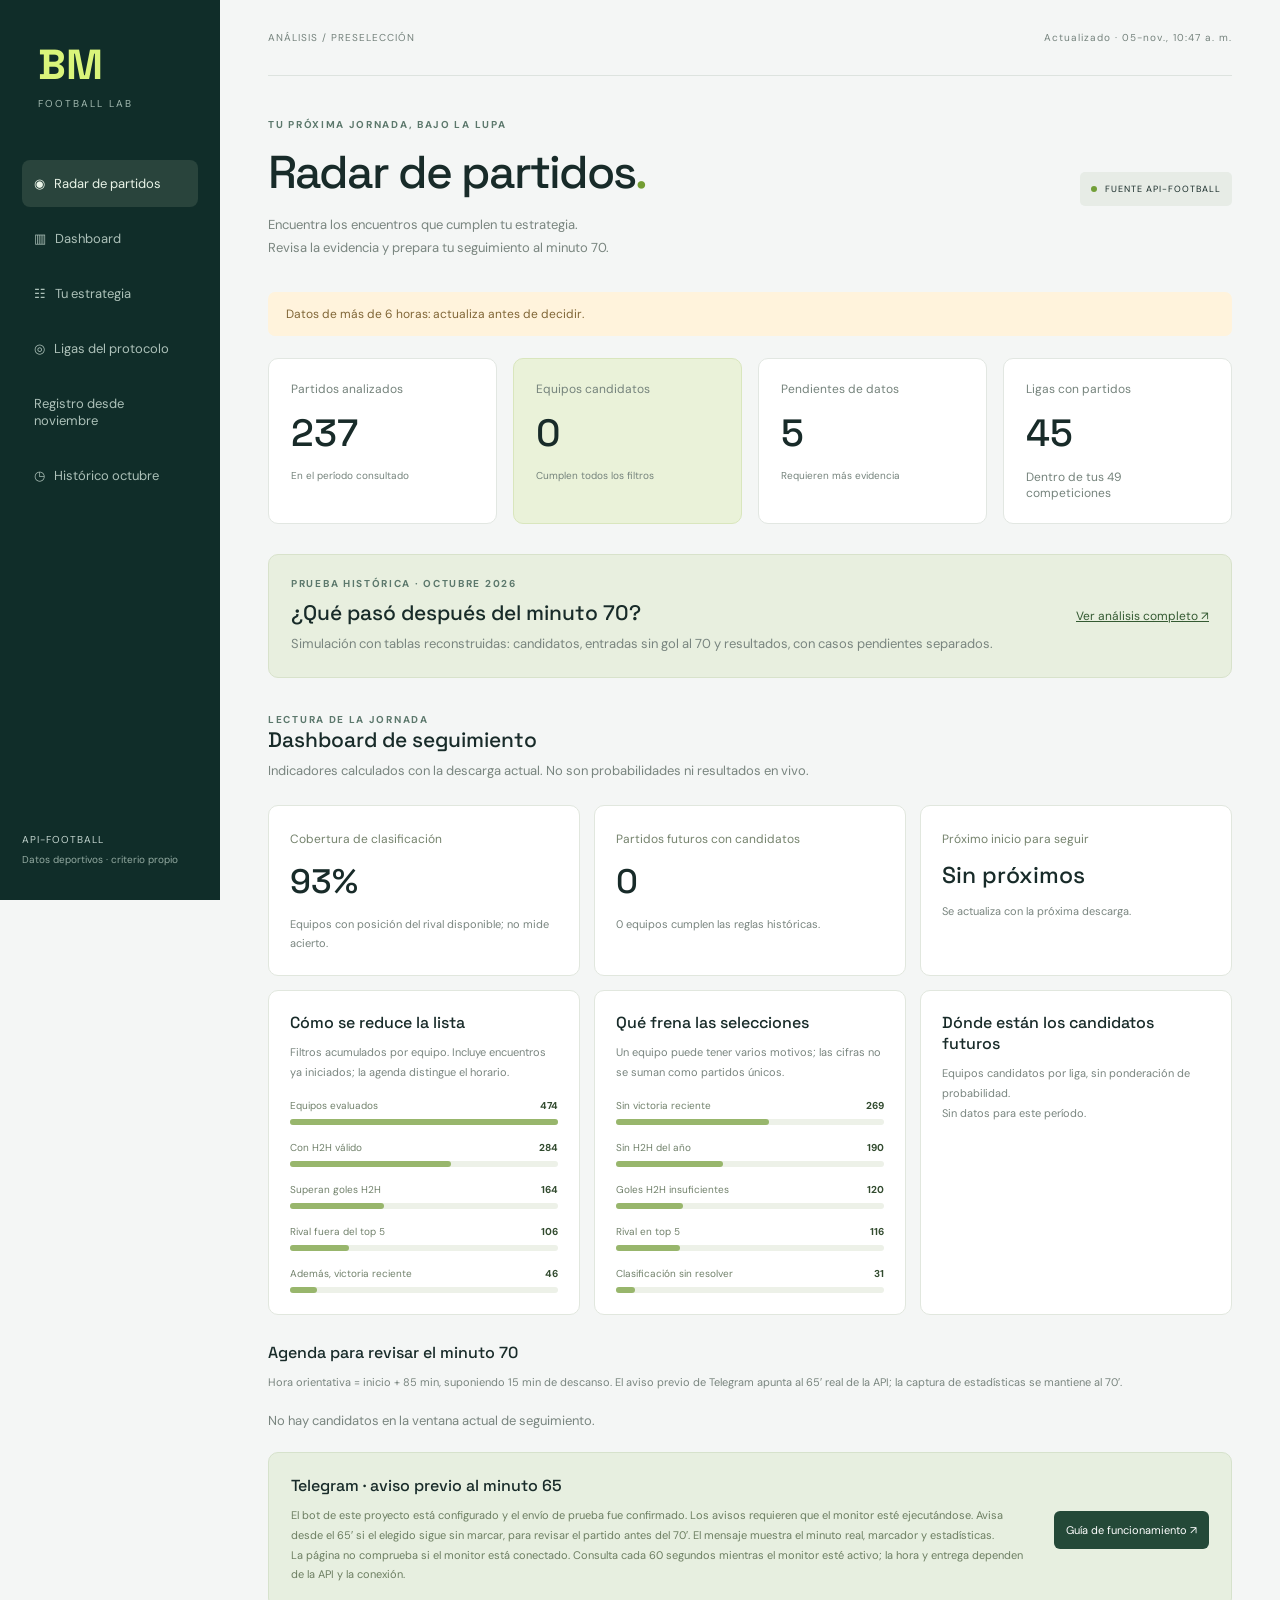
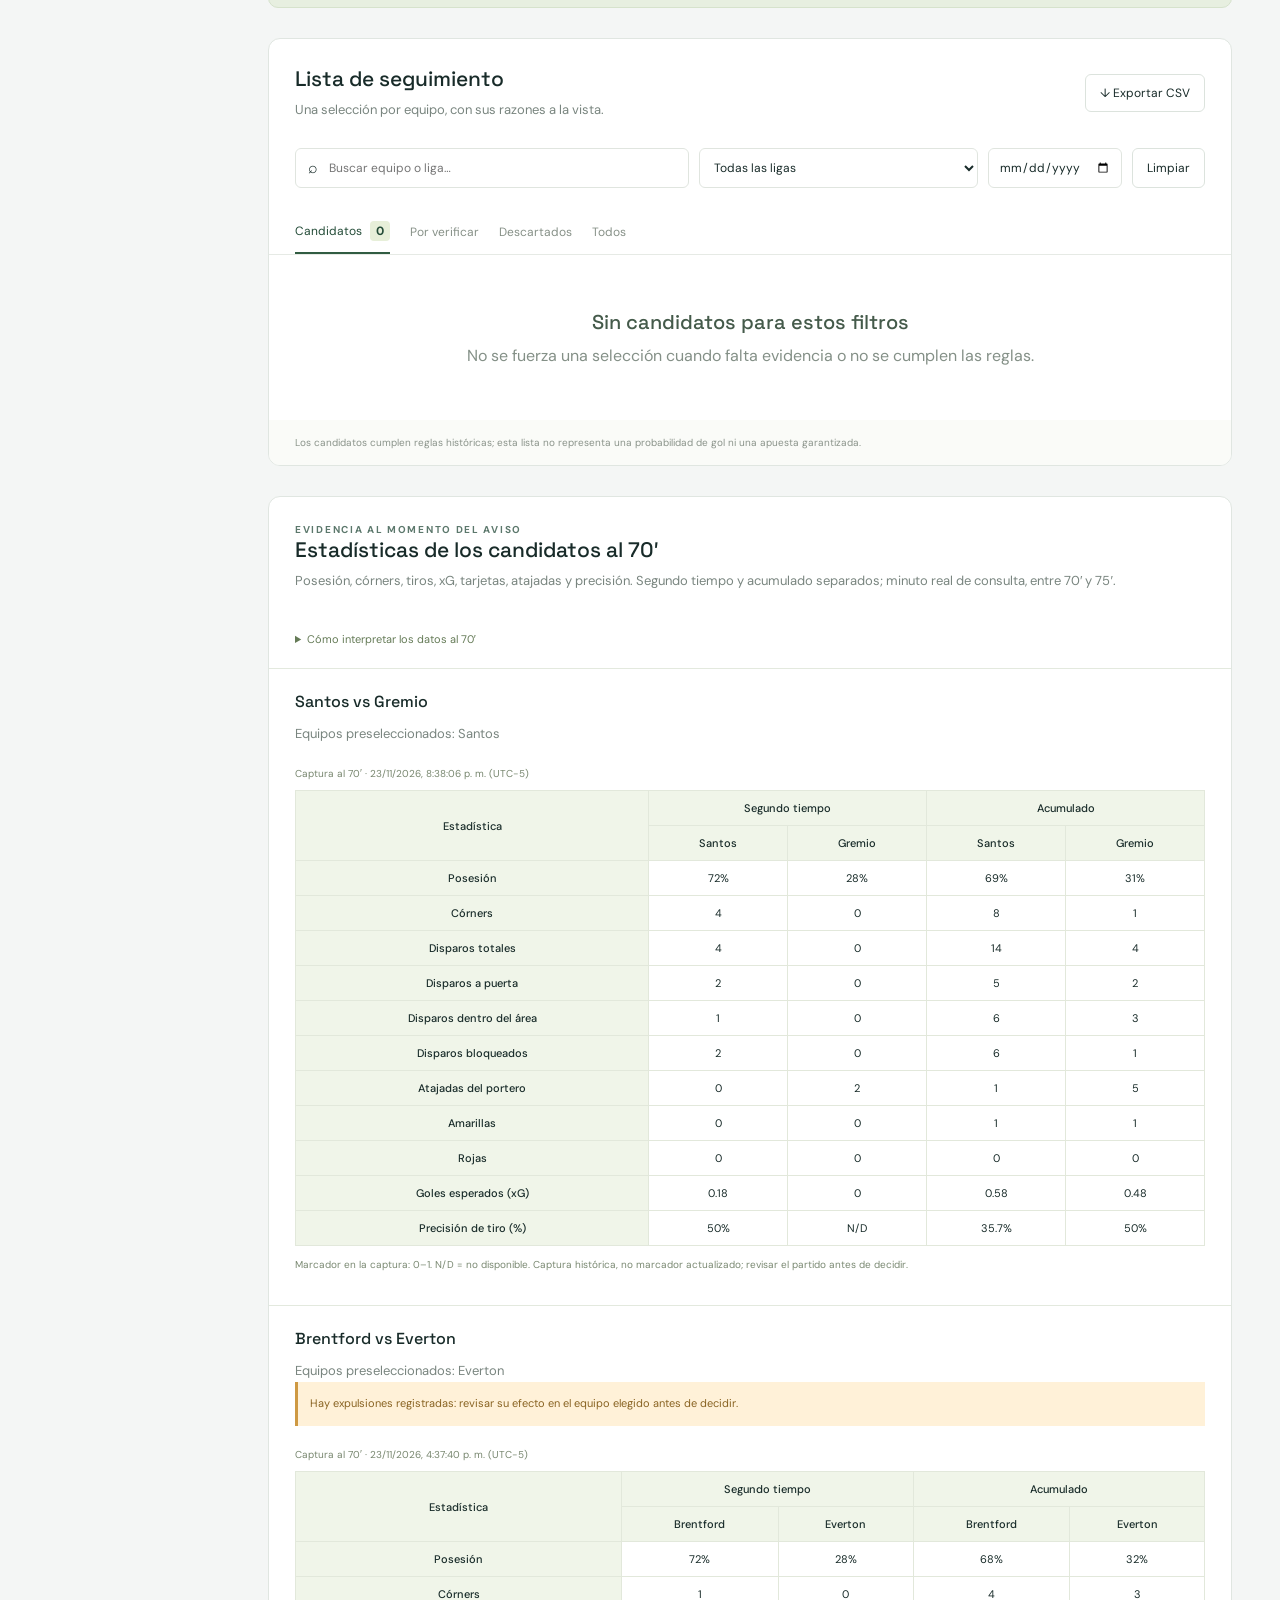
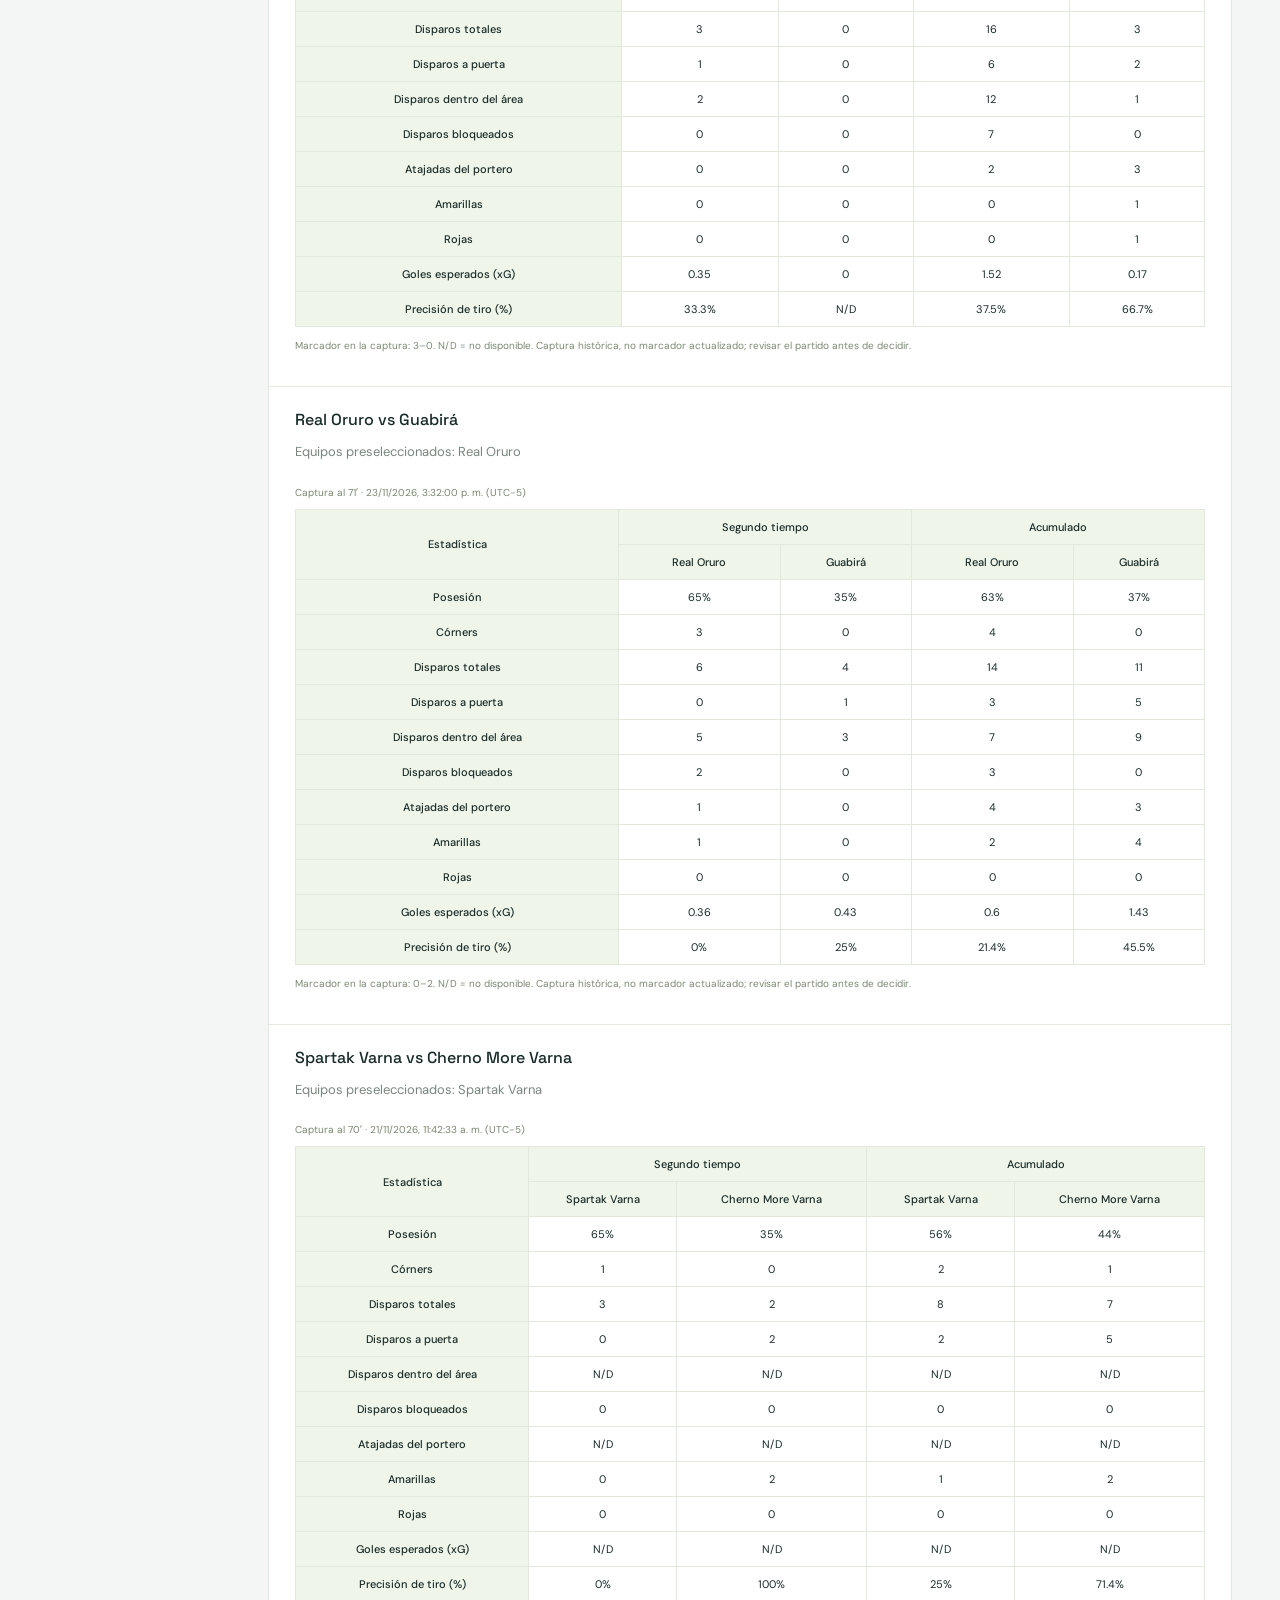
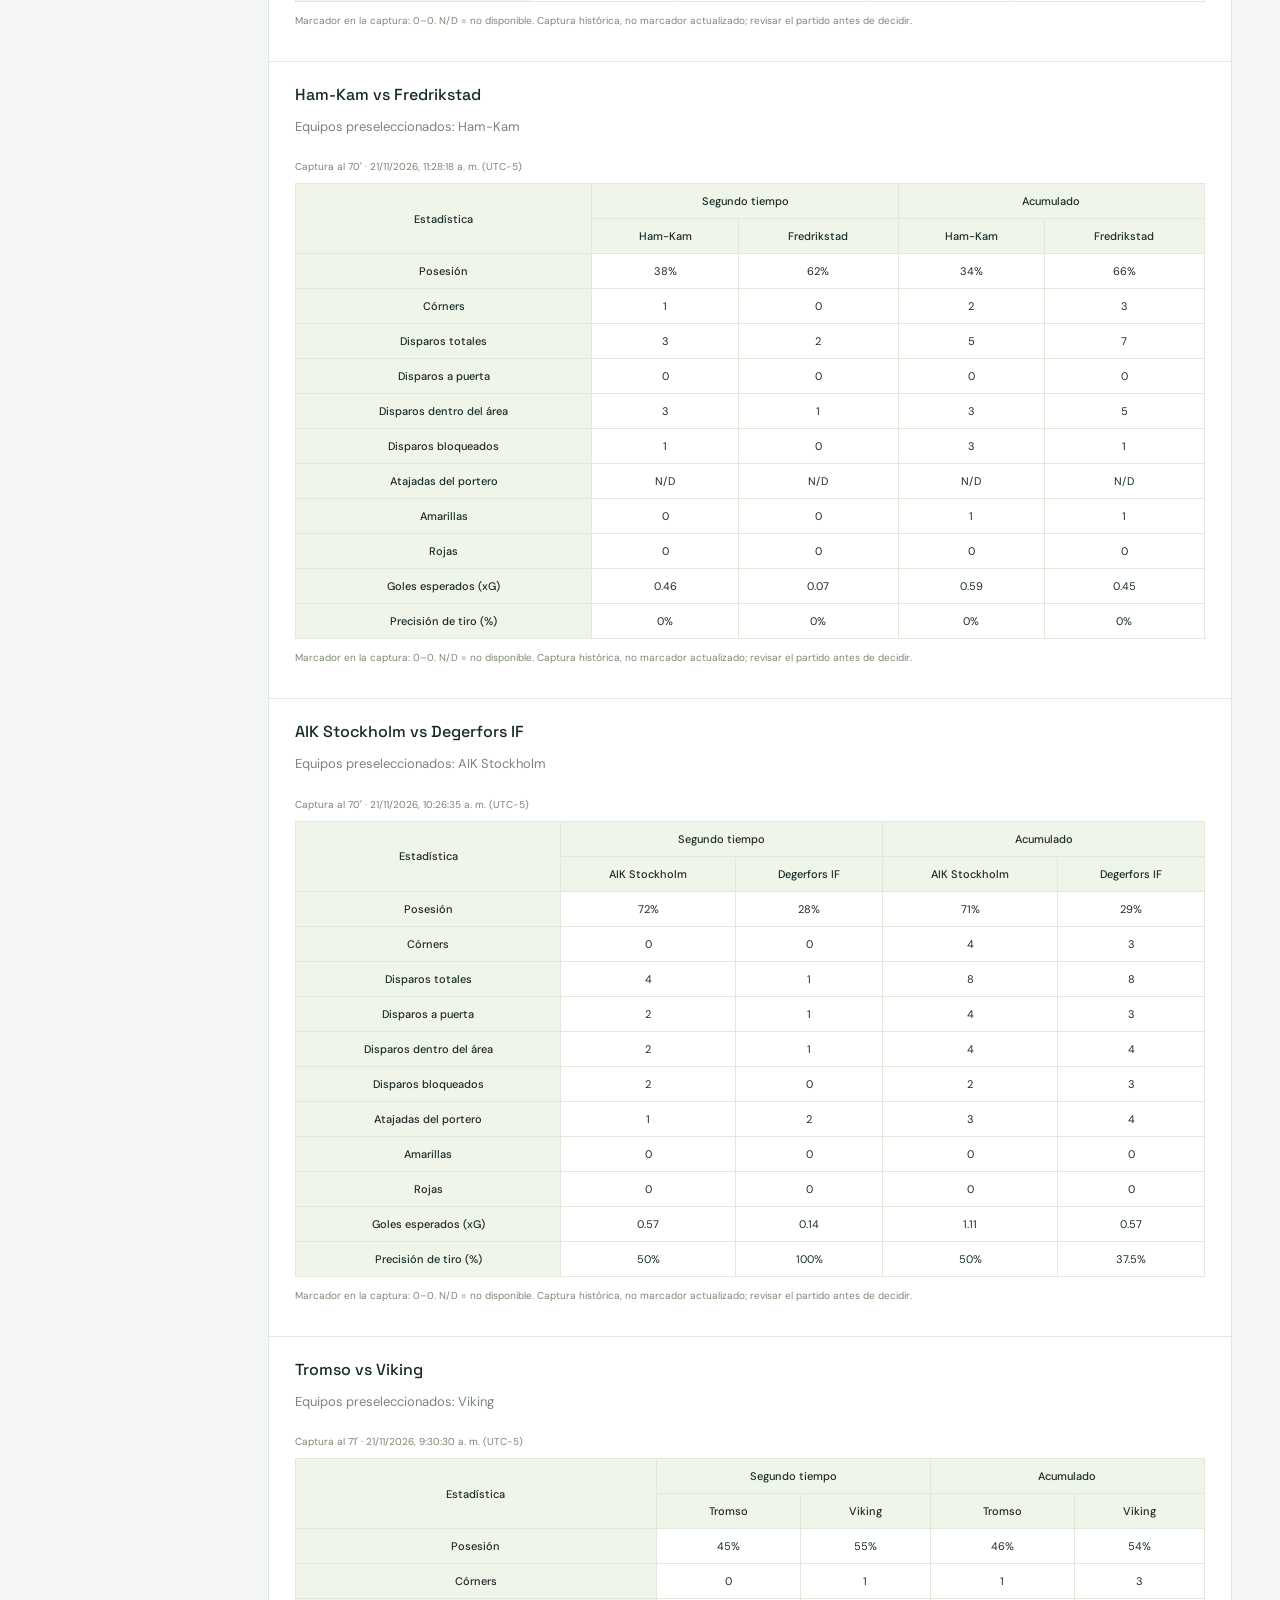
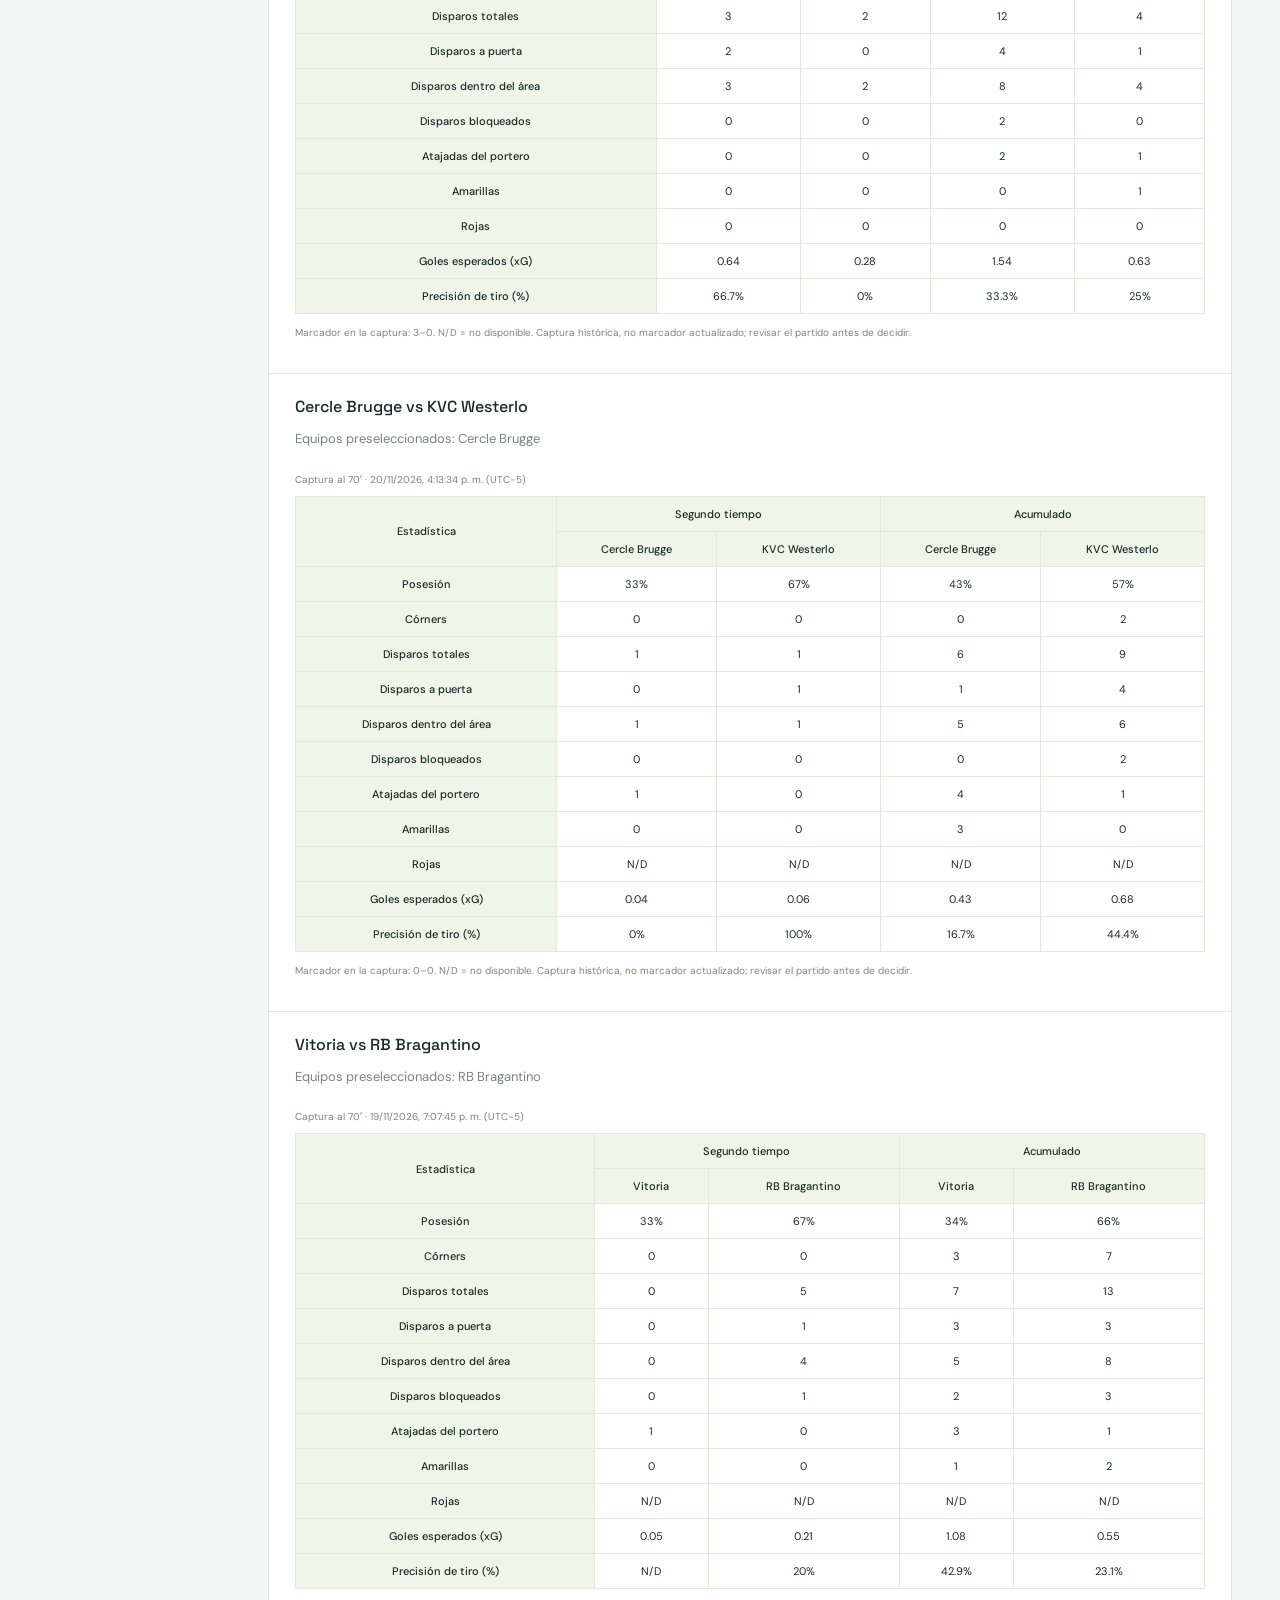
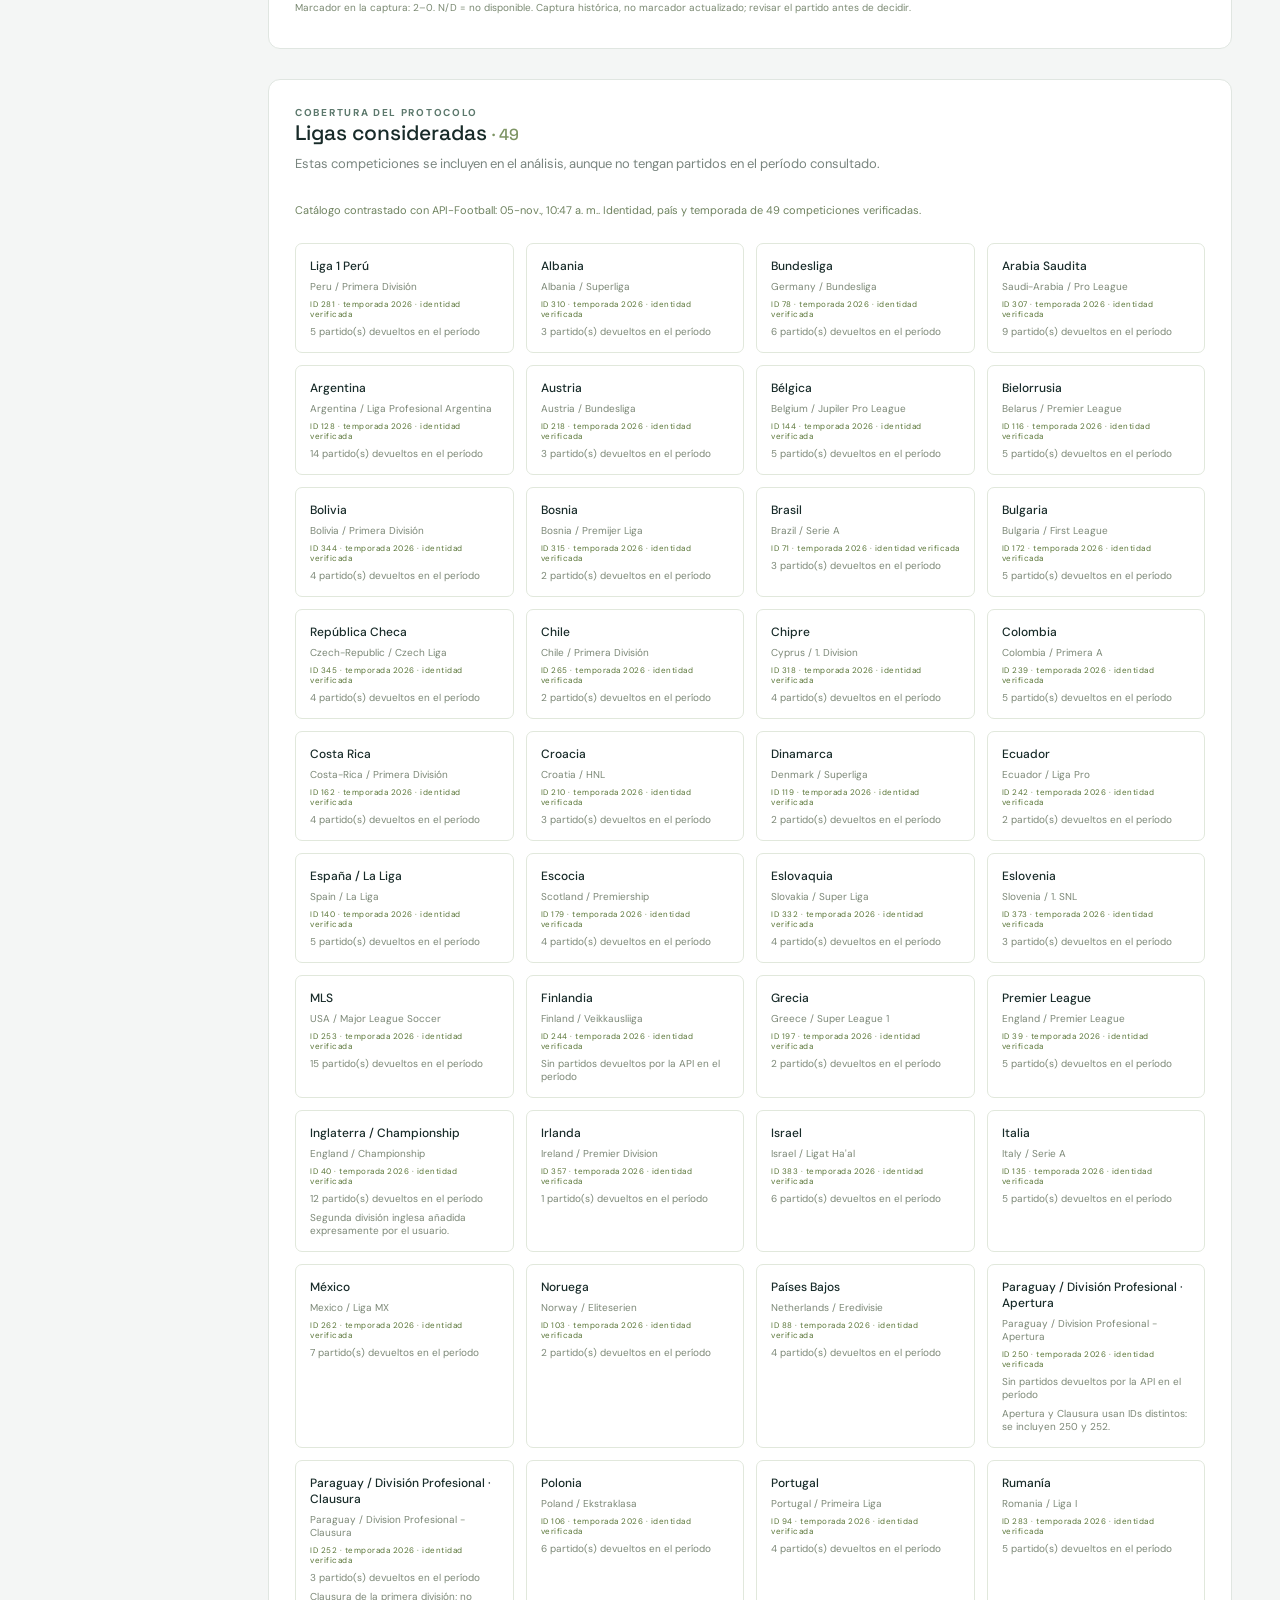
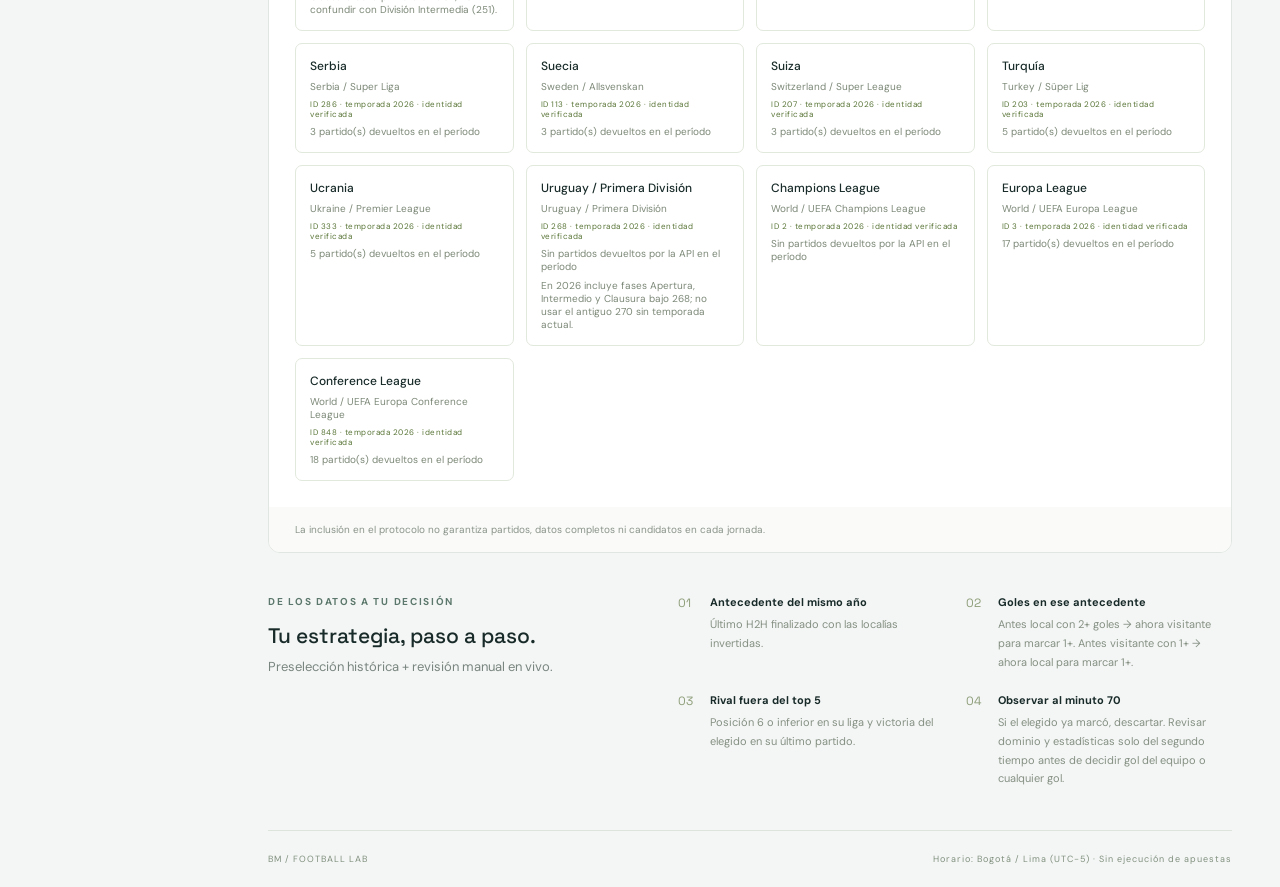
<file: index.html>
<!doctype html>
<html lang="es"><head><meta charset="utf-8"><meta name="viewport" content="width=device-width,initial-scale=1"><title>BM · Radar de partidos</title><link rel="stylesheet" href="styles.css?v=notice65"></head>
<body><aside><a class="brand" href="./">BM<span>FOOTBALL LAB</span></a><div class="nav active">◉ &nbsp; Radar de partidos</div><a class="nav" href="#insights">▥ &nbsp; Dashboard</a><a class="nav" href="#method">☷ &nbsp; Tu estrategia</a><a class="nav" href="#protocol-leagues">◎ &nbsp; Ligas del protocolo</a><a class="nav" href="./history.html">Registro desde noviembre</a><a class="nav" href="./reports/october-2026/">◷ &nbsp; Histórico octubre</a><div class="aside-bottom">API-FOOTBALL<br><span>Datos deportivos · criterio propio</span></div></aside><main><header><span>ANÁLISIS / PRESELECCIÓN</span><span id="updated">Cargando datos…</span></header><section class="hero"><div><div class="eyebrow">TU PRÓXIMA JORNADA, BAJO LA LUPA</div><h1>Radar de partidos<span>.</span></h1><p>Encuentra los encuentros que cumplen tu estrategia.<br>Revisa la evidencia y prepara tu seguimiento al minuto 70.</p></div><div class="live-label"><i></i> FUENTE API-FOOTBALL</div></section><div id="notice" role="status"></div><section class="stats"><article><span>Partidos analizados</span><strong id="total">—</strong><small>En el período consultado</small></article><article class="highlight"><span>Equipos candidatos</span><strong id="candidates">—</strong><small>Cumplen todos los filtros</small></article><article><span>Pendientes de datos</span><strong id="pending">—</strong><small>Requieren más evidencia</small></article><article><span>Ligas con partidos</span><strong id="leagues">—</strong><small><span id="configured-count">Competiciones del protocolo</span></small></article></section><section class="history-banner"><div><div class="eyebrow">PRUEBA HISTÓRICA · OCTUBRE 2026</div><h2>¿Qué pasó después del minuto 70?</h2><p>Simulación con tablas reconstruidas: candidatos, entradas sin gol al 70 y resultados, con casos pendientes separados.</p></div><a href="./reports/october-2026/">Ver análisis completo ↗</a></section><section id="insights" class="dashboard-section"><div class="panel-head"><div><div class="eyebrow">LECTURA DE LA JORNADA</div><h2>Dashboard de seguimiento</h2><p>Indicadores calculados con la descarga actual. No son probabilidades ni resultados en vivo.</p></div></div><div id="dashboard-content"></div><article class="telegram-panel"><div><h3>Telegram · aviso previo al minuto 65</h3><p>El bot de este proyecto está configurado y el envío de prueba fue confirmado. Los avisos requieren que el monitor esté ejecutándose. Avisa desde el 65′ si el elegido sigue sin marcar, para revisar el partido antes del 70′. El mensaje muestra el minuto real, marcador y estadísticas.</p><p>La página no comprueba si el monitor está conectado. Consulta cada 60 segundos mientras el monitor esté activo; la hora y entrega dependen de la API y la conexión.</p></div><a href="./TELEGRAM.md" target="_blank" class="setup-link">Guía de funcionamiento ↗</a></article></section><section class="panel"><div class="panel-head"><div><h2>Lista de seguimiento</h2><p>Una selección por equipo, con sus razones a la vista.</p></div><button id="export">↓ Exportar CSV</button></div><div class="filters"><label class="search">⌕ <input id="search" placeholder="Buscar equipo o liga…" aria-label="Buscar equipo o liga"></label><select id="league" aria-label="Liga"><option value="">Todas las ligas</option></select><input id="date" type="date" aria-label="Fecha del partido"><button id="clear">Limpiar</button></div><div class="tabs" role="group" aria-label="Estado de selección"><button data-status="candidate" class="selected">Candidatos <b id="count">0</b></button><button data-status="pending">Por verificar</button><button data-status="excluded">Descartados</button><button data-status="all">Todos</button></div><div id="results" aria-live="polite"></div><div class="footnote">Los candidatos cumplen reglas históricas; esta lista no representa una probabilidad de gol ni una apuesta garantizada.</div></section><section id="live70" class="panel live70-panel"><div class="panel-head"><div><div class="eyebrow">EVIDENCIA AL MOMENTO DEL AVISO</div><h2>Estadísticas de los candidatos al 70′</h2><p>Posesión, córners, tiros, xG, tarjetas, atajadas y precisión. Segundo tiempo y acumulado separados; minuto real de consulta, entre 70′ y 75′.</p></div></div><details class="metric-guide"><summary>Cómo interpretar los datos al 70′</summary><ul><li><b>Rojas:</b> una expulsión puede cambiar el equilibrio; revisa a qué equipo afecta.</li><li><b>Tiros dentro del área y xG:</b> aportan contexto sobre las ocasiones. xG describe la calidad estimada de los tiros ya realizados, no la probabilidad de un próximo gol.</li><li><b>Bloqueos y atajadas:</b> ayudan a distinguir tiros detenidos por defensas y por el portero. Una atajada del rival puede corresponder a un tiro a puerta del elegido.</li><li><b>Precisión:</b> tiros a puerta / tiros totales × 100. Con cero tiros o datos incoherentes aparece N/D. Pocos tiros pueden producir un porcentaje alto sin implicar dominio.</li><li><b>Segundo tiempo:</b> prioriza esta columna para tu estrategia. No se inventan datos ausentes ni se convierte una suma de indicadores en una probabilidad.</li></ul></details><div id="live70-captures">Cargando capturas…</div></section><section id="protocol-leagues" class="panel leagues-panel"><div class="panel-head"><div><div class="eyebrow">COBERTURA DEL PROTOCOLO</div><h2>Ligas consideradas <span id="league-total"></span></h2><p>Estas competiciones se incluyen en el análisis, aunque no tengan partidos en el período consultado.</p></div></div><p id="league-audit-status" class="catalog-audit"></p><div id="league-catalog" class="league-catalog" aria-live="polite">Cargando ligas…</div><div class="footnote">La inclusión en el protocolo no garantiza partidos, datos completos ni candidatos en cada jornada.</div></section><section id="method" class="method"><div><div class="eyebrow">DE LOS DATOS A TU DECISIÓN</div><h2>Tu estrategia, paso a paso.</h2><p>Preselección histórica + revisión manual en vivo.</p></div><ol><li><b>Antecedente del mismo año</b><span>Último H2H finalizado con las localías invertidas.</span></li><li><b>Goles en ese antecedente</b><span>Antes local con 2+ goles → ahora visitante para marcar 1+. Antes visitante con 1+ → ahora local para marcar 1+.</span></li><li><b>Rival fuera del top 5</b><span>Posición 6 o inferior en su liga y victoria del elegido en su último partido.</span></li><li><b>Observar al minuto 70</b><span>Si el elegido ya marcó, descartar. Revisar dominio y estadísticas solo del segundo tiempo antes de decidir gol del equipo o cualquier gol.</span></li></ol></section><footer>BM / FOOTBALL LAB <span>Horario: Bogotá / Lima (UTC−5) · Sin ejecución de apuestas</span></footer></main><script src="app.js?v=notice65" type="module"></script></body></html>
</file>
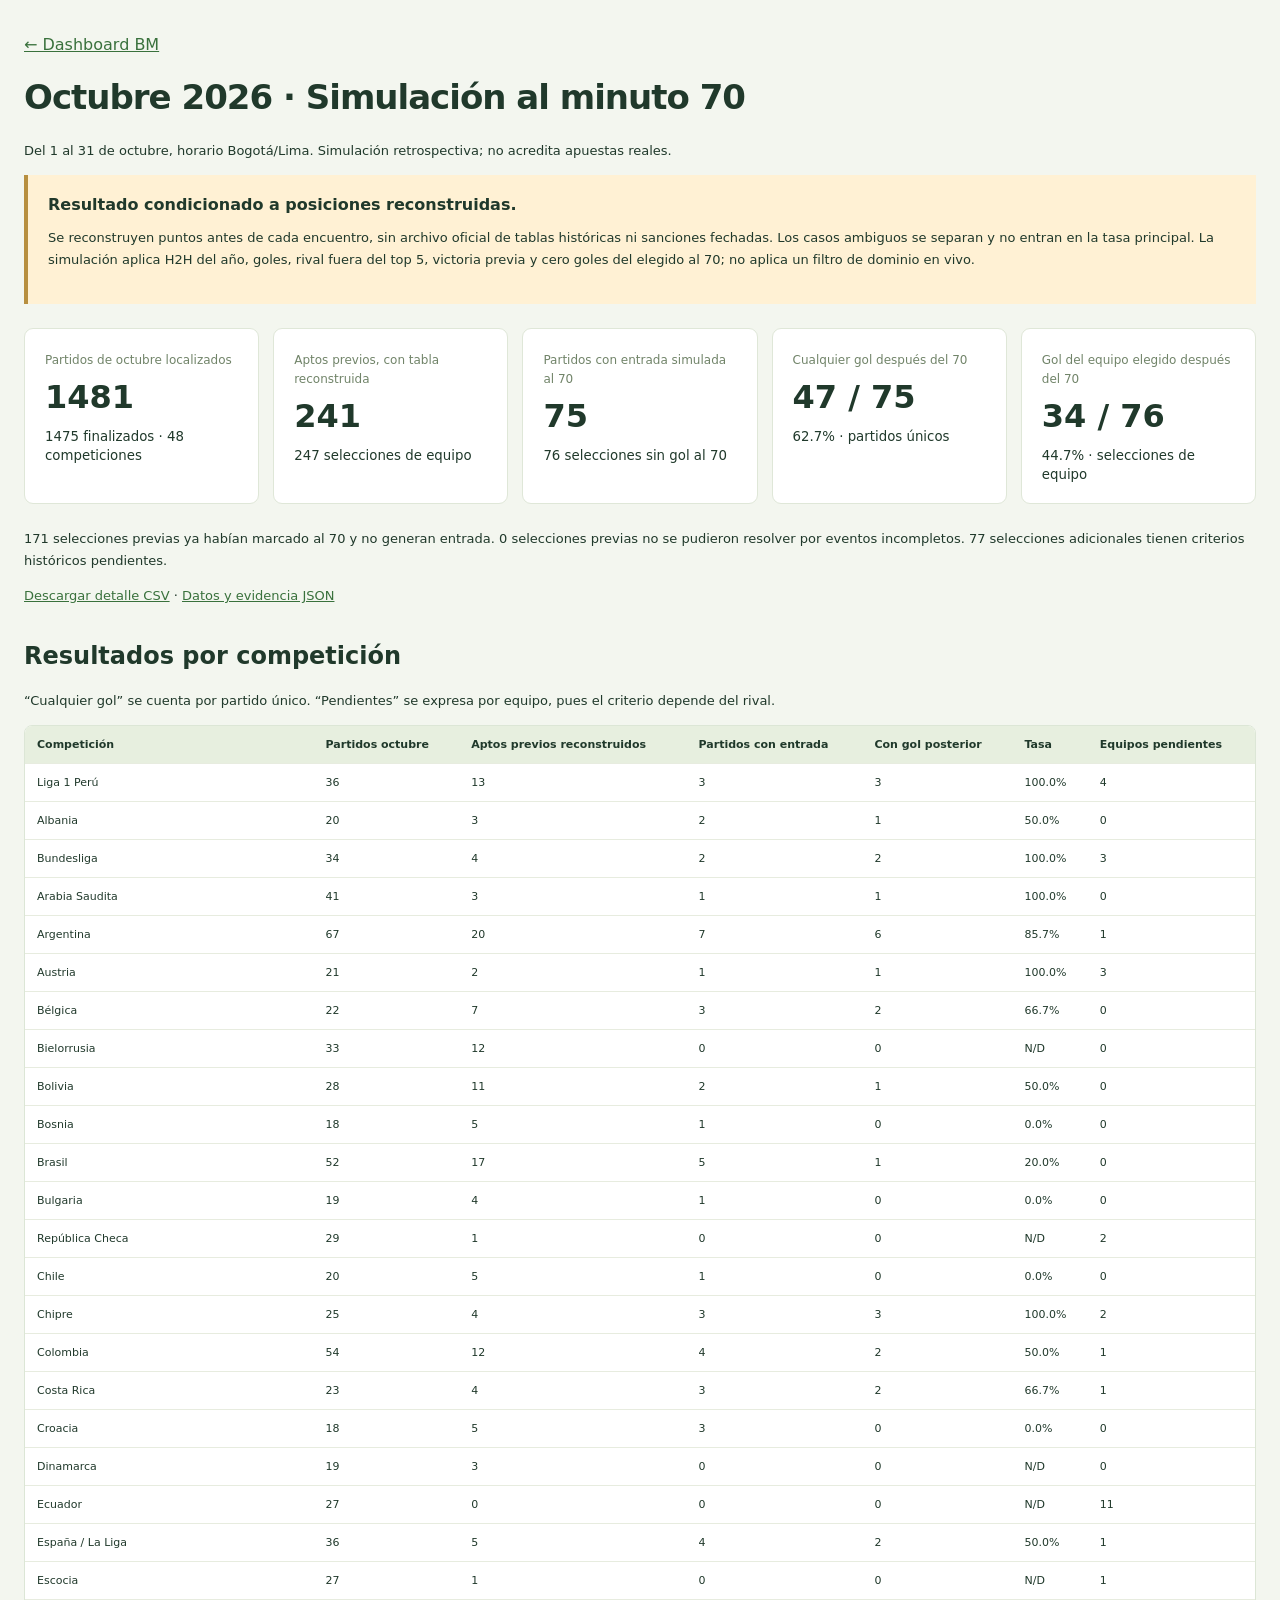
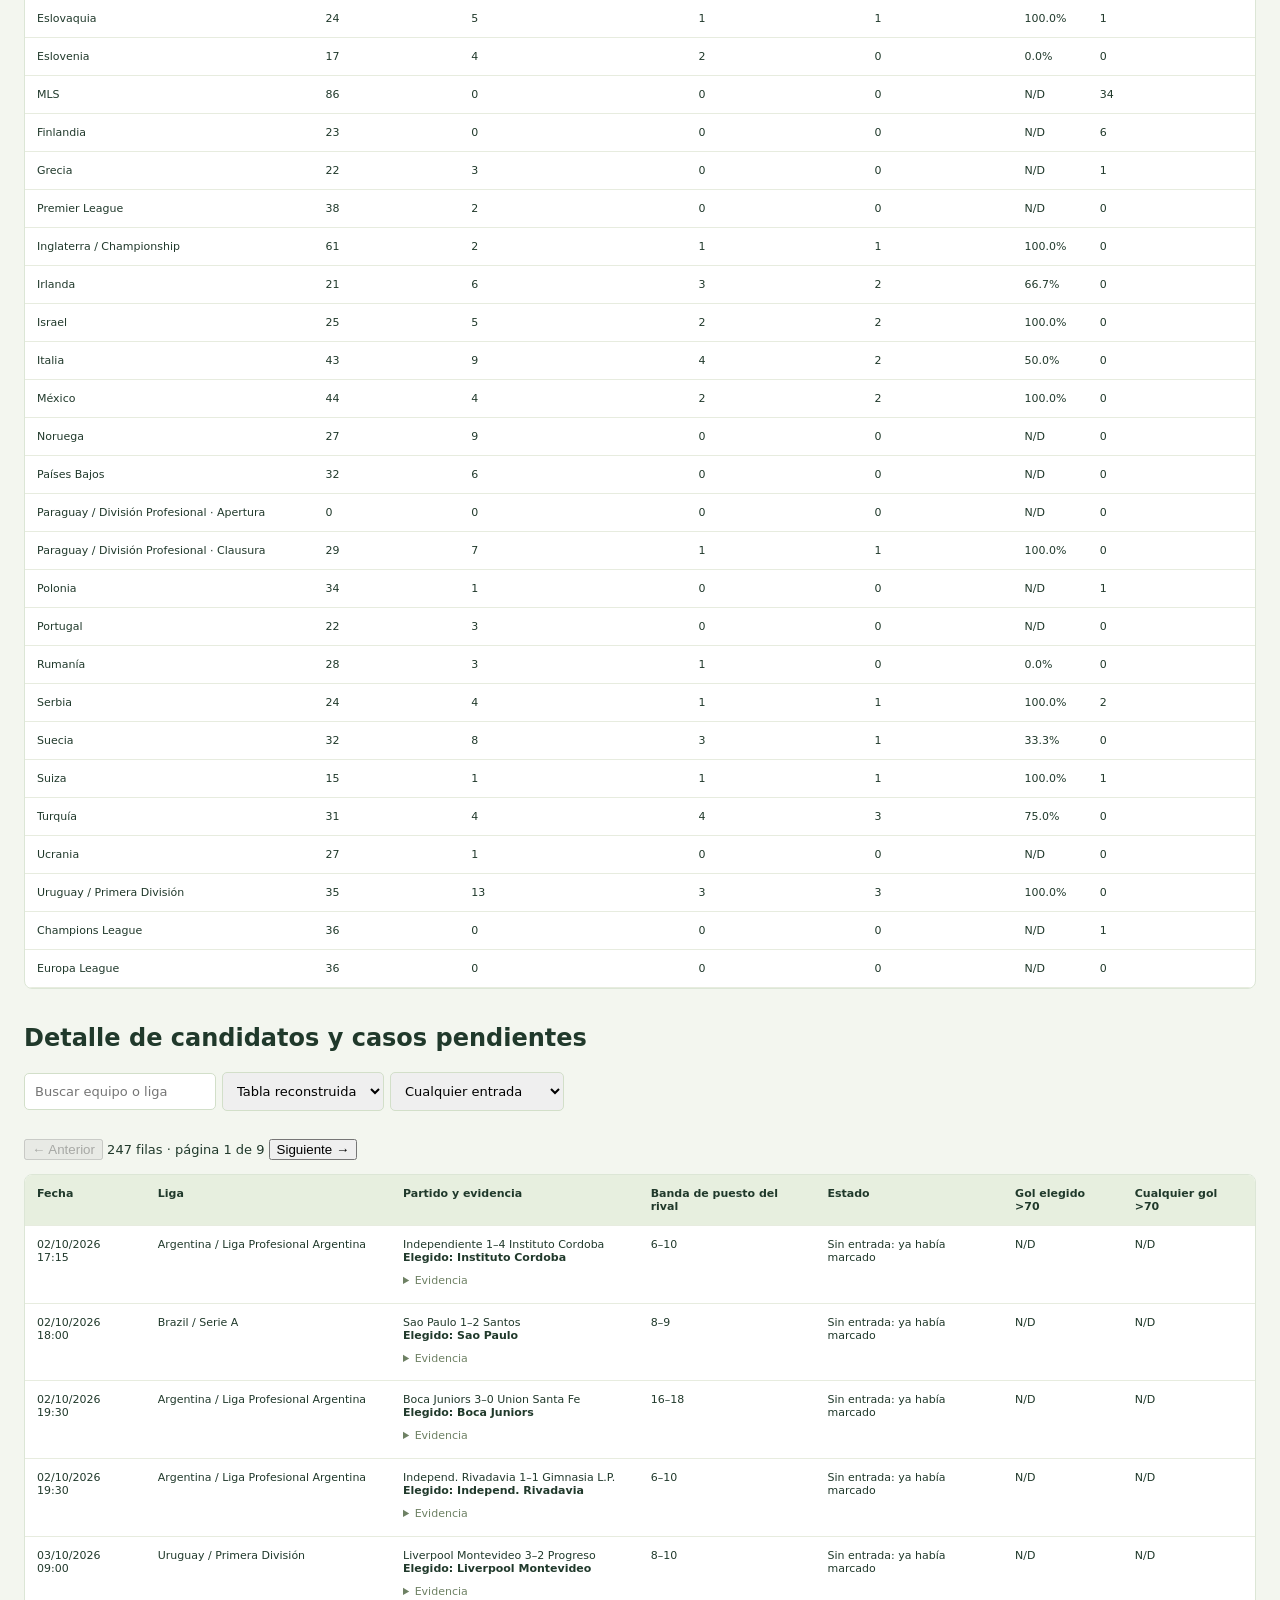
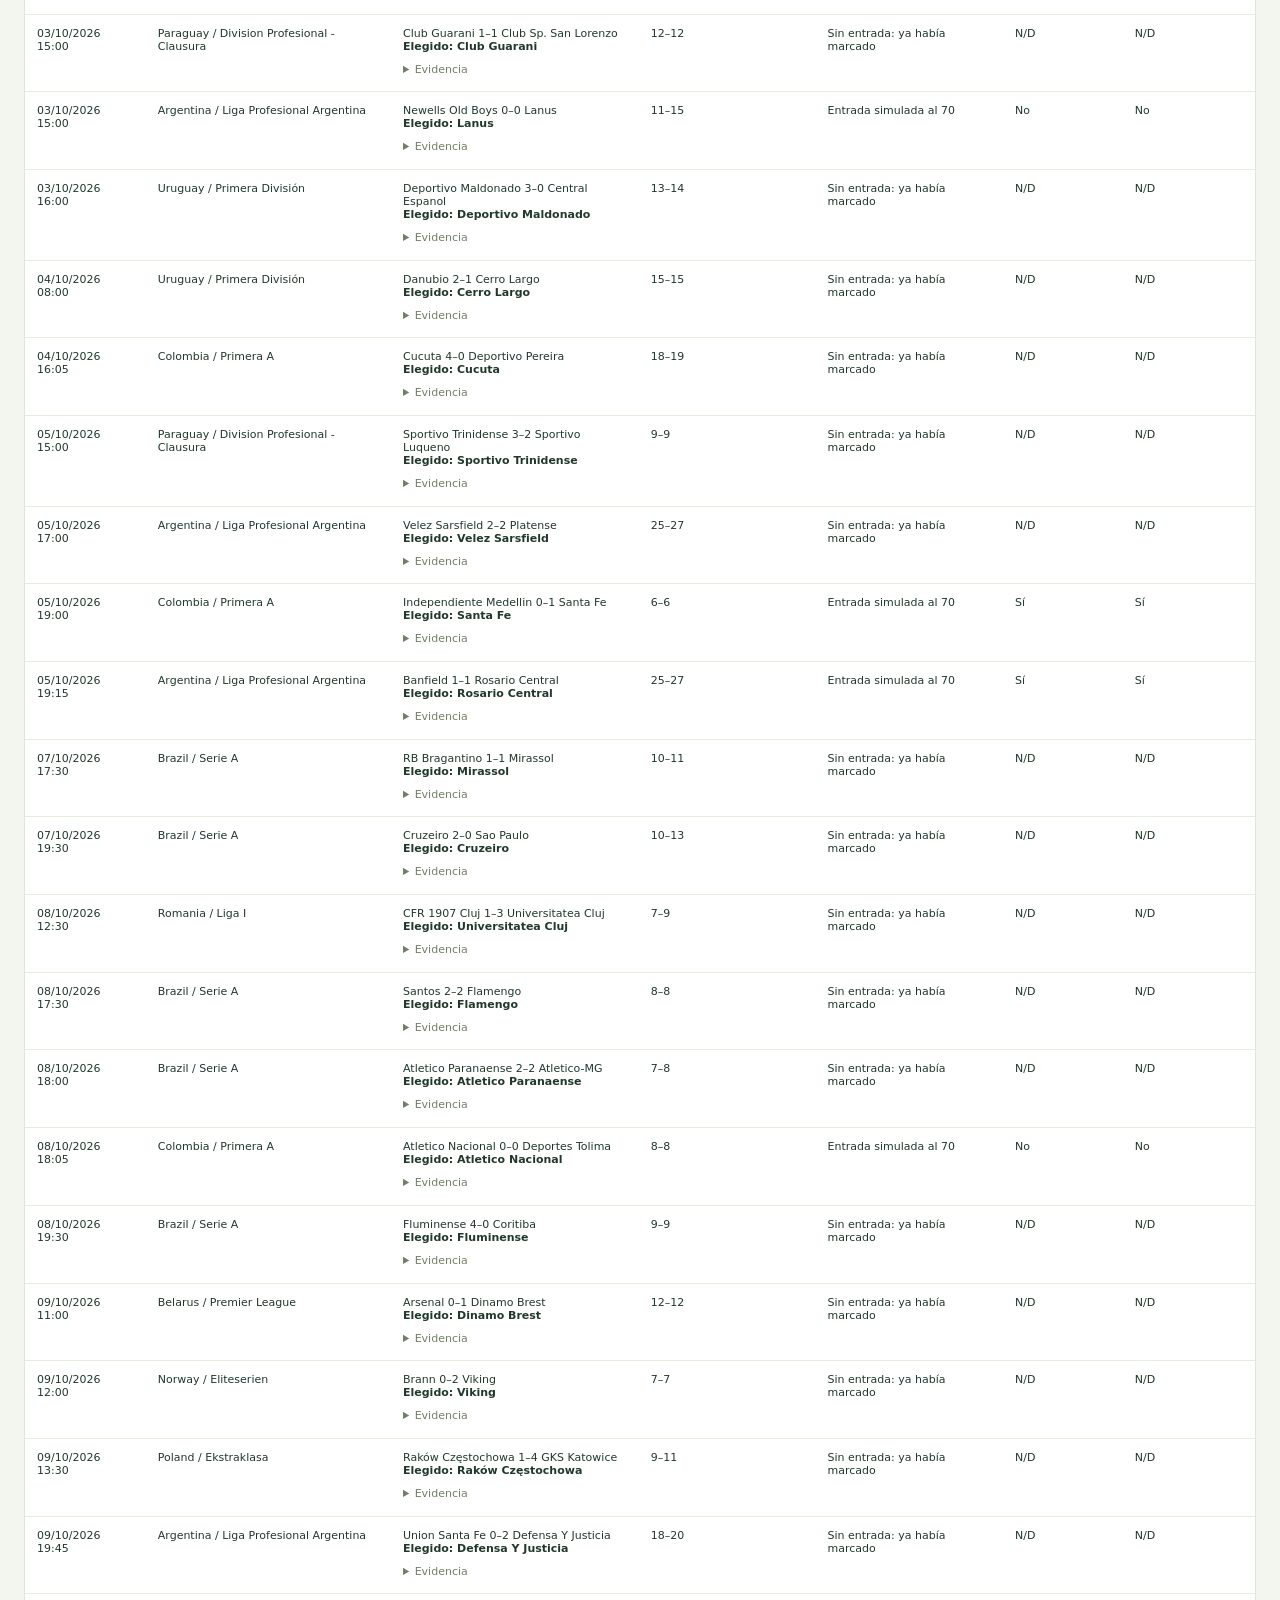
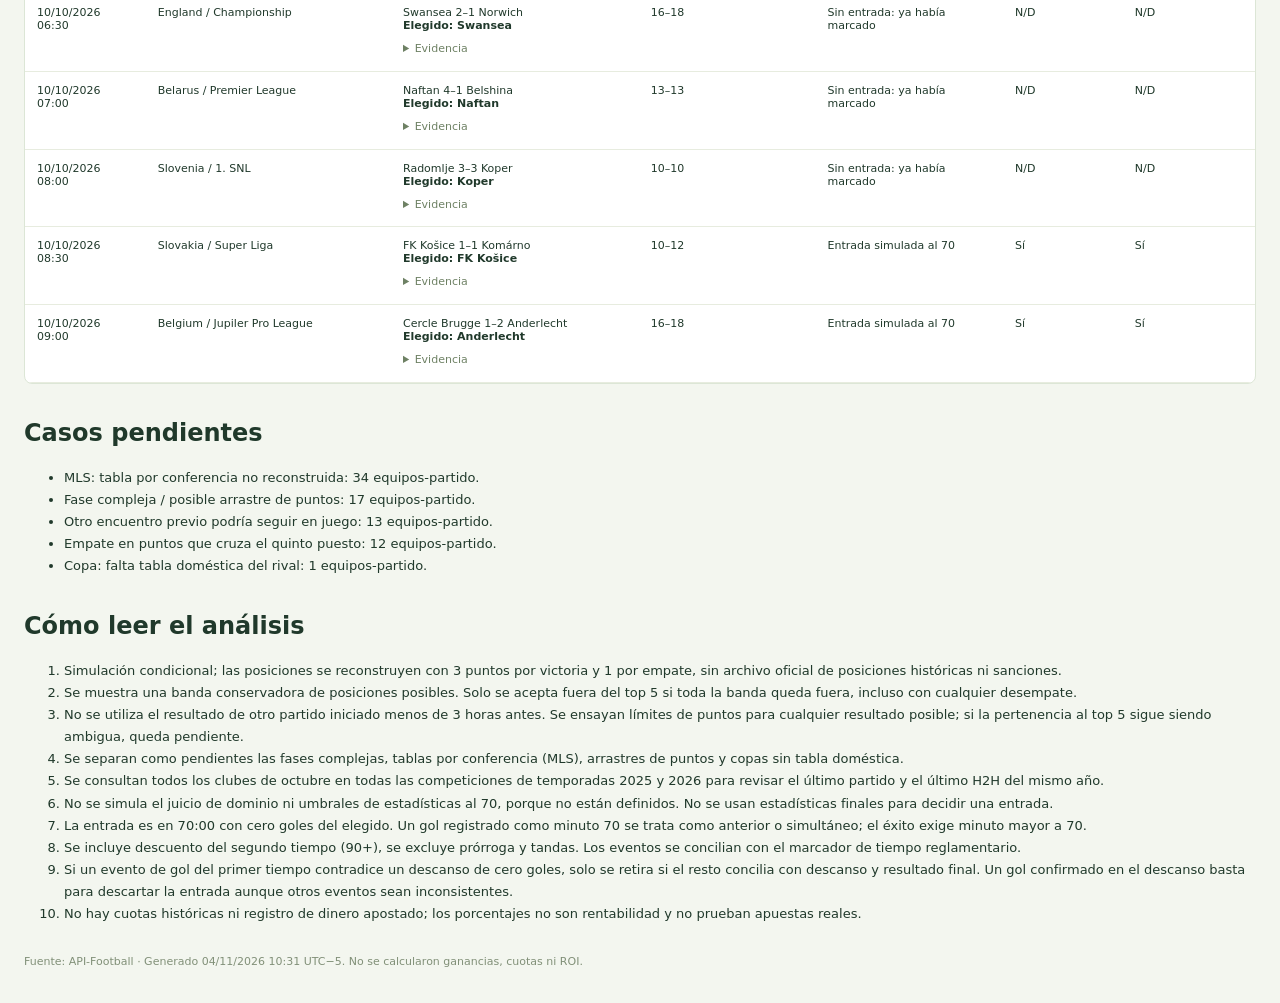
<file: reports/october-2026/index.html>
<!doctype html><html lang="es"><head><meta charset="utf-8"><meta name="viewport" content="width=device-width, initial-scale=1"><title>Octubre 2026 · Simulación al minuto 70</title><style>
    *{box-sizing:border-box}body{font-family:system-ui,sans-serif;background:#f3f6ef;color:#20392b;margin:0}main{max-width:1350px;margin:auto;padding:35px 24px}h1{font-size:34px;letter-spacing:-1px}h2{margin-top:35px}p,li{line-height:1.7;font-size:13px}a{color:#39713c}.notice{padding:20px;background:#fff1d4;border-left:4px solid #b78f3f}.cards{display:grid;grid-template-columns:repeat(auto-fit,minmax(190px,1fr));gap:14px;margin:24px 0}.card{padding:20px;background:white;border:1px solid #dfe7d8;border-radius:9px}.card span{font-size:12px;color:#718469}.card strong{display:block;font-size:32px;margin:10px 0}.wrap{overflow:auto;background:white;border:1px solid #dce6d6;border-radius:8px}table{width:100%;border-collapse:collapse;font-size:11px}th,td{padding:12px;border-bottom:1px solid #e7ecdf;text-align:left;vertical-align:top}th{background:#e7efdf}details{margin-top:8px;color:#6e8164;max-width:450px;line-height:1.7}summary{cursor:pointer}select,input{font:13px system-ui;padding:10px;border:1px solid #d2dfc9;border-radius:5px;margin:0 6px 15px 0}footer{font-size:11px;margin-top:30px;color:#819078}</style></head><body><main>
    <a href="../../">← Dashboard BM</a><h1>Octubre 2026 · Simulación al minuto 70</h1><p>Del 1 al 31 de octubre, horario Bogotá/Lima. Simulación retrospectiva; no acredita apuestas reales.</p>
    <div class="notice"><b>Resultado condicionado a posiciones reconstruidas.</b><p>Se reconstruyen puntos antes de cada encuentro, sin archivo oficial de tablas históricas ni sanciones fechadas. Los casos ambiguos se separan y no entran en la tasa principal. La simulación aplica H2H del año, goles, rival fuera del top 5, victoria previa y cero goles del elegido al 70; no aplica un filtro de dominio en vivo.</p></div>
    <div class="cards"><article class="card"><span>Partidos de octubre localizados</span><strong>1481</strong><small>1475 finalizados · 48 competiciones</small></article><article class="card"><span>Aptos previos, con tabla reconstruida</span><strong>241</strong><small>247 selecciones de equipo</small></article><article class="card"><span>Partidos con entrada simulada al 70</span><strong>75</strong><small>76 selecciones sin gol al 70</small></article><article class="card"><span>Cualquier gol después del 70</span><strong>47 / 75</strong><small>62.7% · partidos únicos</small></article><article class="card"><span>Gol del equipo elegido después del 70</span><strong>34 / 76</strong><small>44.7% · selecciones de equipo</small></article></div>
    <p>171 selecciones previas ya habían marcado al 70 y no generan entrada. 0 selecciones previas no se pudieron resolver por eventos incompletos. 77 selecciones adicionales tienen criterios históricos pendientes.</p>
    <p><a href="detalle.csv">Descargar detalle CSV</a> · <a href="analysis.json">Datos y evidencia JSON</a></p>
    <h2>Resultados por competición</h2><p>“Cualquier gol” se cuenta por partido único. “Pendientes” se expresa por equipo, pues el criterio depende del rival.</p><div class="wrap"><table><thead><tr><th>Competición</th><th>Partidos octubre</th><th>Aptos previos reconstruidos</th><th>Partidos con entrada</th><th>Con gol posterior</th><th>Tasa</th><th>Equipos pendientes</th></tr></thead><tbody><tr><td>Liga 1 Perú</td><td>36</td><td>13</td><td>3</td><td>3</td><td>100.0%</td><td>4</td></tr><tr><td>Albania</td><td>20</td><td>3</td><td>2</td><td>1</td><td>50.0%</td><td>0</td></tr><tr><td>Bundesliga</td><td>34</td><td>4</td><td>2</td><td>2</td><td>100.0%</td><td>3</td></tr><tr><td>Arabia Saudita</td><td>41</td><td>3</td><td>1</td><td>1</td><td>100.0%</td><td>0</td></tr><tr><td>Argentina</td><td>67</td><td>20</td><td>7</td><td>6</td><td>85.7%</td><td>1</td></tr><tr><td>Austria</td><td>21</td><td>2</td><td>1</td><td>1</td><td>100.0%</td><td>3</td></tr><tr><td>Bélgica</td><td>22</td><td>7</td><td>3</td><td>2</td><td>66.7%</td><td>0</td></tr><tr><td>Bielorrusia</td><td>33</td><td>12</td><td>0</td><td>0</td><td>N/D</td><td>0</td></tr><tr><td>Bolivia</td><td>28</td><td>11</td><td>2</td><td>1</td><td>50.0%</td><td>0</td></tr><tr><td>Bosnia</td><td>18</td><td>5</td><td>1</td><td>0</td><td>0.0%</td><td>0</td></tr><tr><td>Brasil</td><td>52</td><td>17</td><td>5</td><td>1</td><td>20.0%</td><td>0</td></tr><tr><td>Bulgaria</td><td>19</td><td>4</td><td>1</td><td>0</td><td>0.0%</td><td>0</td></tr><tr><td>República Checa</td><td>29</td><td>1</td><td>0</td><td>0</td><td>N/D</td><td>2</td></tr><tr><td>Chile</td><td>20</td><td>5</td><td>1</td><td>0</td><td>0.0%</td><td>0</td></tr><tr><td>Chipre</td><td>25</td><td>4</td><td>3</td><td>3</td><td>100.0%</td><td>2</td></tr><tr><td>Colombia</td><td>54</td><td>12</td><td>4</td><td>2</td><td>50.0%</td><td>1</td></tr><tr><td>Costa Rica</td><td>23</td><td>4</td><td>3</td><td>2</td><td>66.7%</td><td>1</td></tr><tr><td>Croacia</td><td>18</td><td>5</td><td>3</td><td>0</td><td>0.0%</td><td>0</td></tr><tr><td>Dinamarca</td><td>19</td><td>3</td><td>0</td><td>0</td><td>N/D</td><td>0</td></tr><tr><td>Ecuador</td><td>27</td><td>0</td><td>0</td><td>0</td><td>N/D</td><td>11</td></tr><tr><td>España / La Liga</td><td>36</td><td>5</td><td>4</td><td>2</td><td>50.0%</td><td>1</td></tr><tr><td>Escocia</td><td>27</td><td>1</td><td>0</td><td>0</td><td>N/D</td><td>1</td></tr><tr><td>Eslovaquia</td><td>24</td><td>5</td><td>1</td><td>1</td><td>100.0%</td><td>1</td></tr><tr><td>Eslovenia</td><td>17</td><td>4</td><td>2</td><td>0</td><td>0.0%</td><td>0</td></tr><tr><td>MLS</td><td>86</td><td>0</td><td>0</td><td>0</td><td>N/D</td><td>34</td></tr><tr><td>Finlandia</td><td>23</td><td>0</td><td>0</td><td>0</td><td>N/D</td><td>6</td></tr><tr><td>Grecia</td><td>22</td><td>3</td><td>0</td><td>0</td><td>N/D</td><td>1</td></tr><tr><td>Premier League</td><td>38</td><td>2</td><td>0</td><td>0</td><td>N/D</td><td>0</td></tr><tr><td>Inglaterra / Championship</td><td>61</td><td>2</td><td>1</td><td>1</td><td>100.0%</td><td>0</td></tr><tr><td>Irlanda</td><td>21</td><td>6</td><td>3</td><td>2</td><td>66.7%</td><td>0</td></tr><tr><td>Israel</td><td>25</td><td>5</td><td>2</td><td>2</td><td>100.0%</td><td>0</td></tr><tr><td>Italia</td><td>43</td><td>9</td><td>4</td><td>2</td><td>50.0%</td><td>0</td></tr><tr><td>México</td><td>44</td><td>4</td><td>2</td><td>2</td><td>100.0%</td><td>0</td></tr><tr><td>Noruega</td><td>27</td><td>9</td><td>0</td><td>0</td><td>N/D</td><td>0</td></tr><tr><td>Países Bajos</td><td>32</td><td>6</td><td>0</td><td>0</td><td>N/D</td><td>0</td></tr><tr><td>Paraguay / División Profesional · Apertura</td><td>0</td><td>0</td><td>0</td><td>0</td><td>N/D</td><td>0</td></tr><tr><td>Paraguay / División Profesional · Clausura</td><td>29</td><td>7</td><td>1</td><td>1</td><td>100.0%</td><td>0</td></tr><tr><td>Polonia</td><td>34</td><td>1</td><td>0</td><td>0</td><td>N/D</td><td>1</td></tr><tr><td>Portugal</td><td>22</td><td>3</td><td>0</td><td>0</td><td>N/D</td><td>0</td></tr><tr><td>Rumanía</td><td>28</td><td>3</td><td>1</td><td>0</td><td>0.0%</td><td>0</td></tr><tr><td>Serbia</td><td>24</td><td>4</td><td>1</td><td>1</td><td>100.0%</td><td>2</td></tr><tr><td>Suecia</td><td>32</td><td>8</td><td>3</td><td>1</td><td>33.3%</td><td>0</td></tr><tr><td>Suiza</td><td>15</td><td>1</td><td>1</td><td>1</td><td>100.0%</td><td>1</td></tr><tr><td>Turquía</td><td>31</td><td>4</td><td>4</td><td>3</td><td>75.0%</td><td>0</td></tr><tr><td>Ucrania</td><td>27</td><td>1</td><td>0</td><td>0</td><td>N/D</td><td>0</td></tr><tr><td>Uruguay / Primera División</td><td>35</td><td>13</td><td>3</td><td>3</td><td>100.0%</td><td>0</td></tr><tr><td>Champions League</td><td>36</td><td>0</td><td>0</td><td>0</td><td>N/D</td><td>1</td></tr><tr><td>Europa League</td><td>36</td><td>0</td><td>0</td><td>0</td><td>N/D</td><td>0</td></tr></tbody></table></div>
    <h2>Detalle de candidatos y casos pendientes</h2><input id="query" placeholder="Buscar equipo o liga" aria-label="Buscar equipo o liga"><select id="state" aria-label="Estado histórico"><option value="reconstructed">Tabla reconstruida</option><option value="pending">Criterio pendiente</option><option value="all">Todos</option></select><select id="entry" aria-label="Entrada simulada"><option value="all">Cualquier entrada</option><option value="true">Con entrada</option><option value="false">Sin entrada</option><option value="null">Eventos sin resolver</option></select>
    <p><button id="prev">← Anterior</button> <span id="page-label"></span> <button id="next">Siguiente →</button></p><div class="wrap"><table id="detail"><thead><tr><th>Fecha</th><th>Liga</th><th>Partido y evidencia</th><th>Banda de puesto del rival</th><th>Estado</th><th>Gol elegido &gt;70</th><th>Cualquier gol &gt;70</th></tr></thead><tbody><tr data-state="pending" data-entry="false"><td>01/10/2026 20:30</td><td>USA / Major League Soccer</td><td>Seattle Sounders 2–1 Sporting Kansas City<br><b>Elegido: Seattle Sounders</b><details><summary>Evidencia</summary>H2H 02/05/2026 13:30: Sporting Kansas City 1–1 Seattle Sounders. Último partido: Seattle Sounders 3–1 Minnesota United FC. Goles: 44′ rival, 51′ elegido, 90′ elegido. MLS: tabla por conferencia no reconstruida</details></td><td>Pendiente</td><td>Criterio histórico pendiente</td><td>N/D</td><td>N/D</td></tr><tr data-state="reconstructed" data-entry="false"><td>02/10/2026 17:15</td><td>Argentina / Liga Profesional Argentina</td><td>Independiente 1–4 Instituto Cordoba<br><b>Elegido: Instituto Cordoba</b><details><summary>Evidencia</summary>H2H 16/03/2026 20:15: Instituto Cordoba 2–1 Independiente. Último partido: Instituto Cordoba 3–1 Talleres Cordoba. Goles: 16′ elegido, 22′ rival, 51′ elegido, 65′ elegido, 80′ elegido.</details></td><td>6–10</td><td>Sin entrada: ya había marcado</td><td>N/D</td><td>N/D</td></tr><tr data-state="reconstructed" data-entry="false"><td>02/10/2026 18:00</td><td>Brazil / Serie A</td><td>Sao Paulo 1–2 Santos<br><b>Elegido: Sao Paulo</b><details><summary>Evidencia</summary>H2H 04/02/2026 18:00: Santos 1–1 Sao Paulo. Último partido: Sao Paulo 1–0 Internacional. Goles: 34′ elegido, 36′ rival, 54′ rival.</details></td><td>8–9</td><td>Sin entrada: ya había marcado</td><td>N/D</td><td>N/D</td></tr><tr data-state="reconstructed" data-entry="false"><td>02/10/2026 19:30</td><td>Argentina / Liga Profesional Argentina</td><td>Boca Juniors 3–0 Union Santa Fe<br><b>Elegido: Boca Juniors</b><details><summary>Evidencia</summary>H2H 15/03/2026 20:00: Union Santa Fe 1–1 Boca Juniors. Último partido: Racing Club 2–3 Boca Juniors. Goles: 22′ elegido, 83′ elegido, 90′ elegido.</details></td><td>16–18</td><td>Sin entrada: ya había marcado</td><td>N/D</td><td>N/D</td></tr><tr data-state="reconstructed" data-entry="false"><td>02/10/2026 19:30</td><td>Argentina / Liga Profesional Argentina</td><td>Independ. Rivadavia 1–1 Gimnasia L.P.<br><b>Elegido: Independ. Rivadavia</b><details><summary>Evidencia</summary>H2H 15/03/2026 13:15: Gimnasia L.P. 2–3 Independ. Rivadavia. Último partido: Barracas Central 0–1 Independ. Rivadavia. Goles: 5′ elegido, 86′ rival.</details></td><td>6–10</td><td>Sin entrada: ya había marcado</td><td>N/D</td><td>N/D</td></tr><tr data-state="reconstructed" data-entry="false"><td>03/10/2026 09:00</td><td>Uruguay / Primera División</td><td>Liverpool Montevideo 3–2 Progreso<br><b>Elegido: Liverpool Montevideo</b><details><summary>Evidencia</summary>H2H 31/03/2026 09:00: Progreso 3–3 Liverpool Montevideo. Último partido: Central Espanol 1–2 Liverpool Montevideo. Goles: 38′ elegido, 48′ rival, 82′ elegido, 88′ elegido, 90′ rival.</details></td><td>8–10</td><td>Sin entrada: ya había marcado</td><td>N/D</td><td>N/D</td></tr><tr data-state="reconstructed" data-entry="false"><td>03/10/2026 15:00</td><td>Paraguay / Division Profesional - Clausura</td><td>Club Guarani 1–1 Club Sp. San Lorenzo<br><b>Elegido: Club Guarani</b><details><summary>Evidencia</summary>H2H 30/07/2026 14:00: Club Sp. San Lorenzo 0–1 Club Guarani. Último partido: Sportivo Luqueno 0–1 Club Guarani. Goles: 11′ elegido, 57′ rival.</details></td><td>12–12</td><td>Sin entrada: ya había marcado</td><td>N/D</td><td>N/D</td></tr><tr data-state="reconstructed" data-entry="true"><td>03/10/2026 15:00</td><td>Argentina / Liga Profesional Argentina</td><td>Newells Old Boys 0–0 Lanus<br><b>Elegido: Lanus</b><details><summary>Evidencia</summary>H2H 17/03/2026 17:00: Lanus 5–0 Newells Old Boys. Último partido: Lanus 2–1 Estudiantes L.P.. Goles: Sin goles validados.</details></td><td>11–15</td><td>Entrada simulada al 70</td><td>No</td><td>No</td></tr><tr data-state="reconstructed" data-entry="false"><td>03/10/2026 16:00</td><td>Uruguay / Primera División</td><td>Deportivo Maldonado 3–0 Central Espanol<br><b>Elegido: Deportivo Maldonado</b><details><summary>Evidencia</summary>H2H 30/03/2026 19:00: Central Espanol 2–1 Deportivo Maldonado. Último partido: Atletico Torque 0–2 Deportivo Maldonado. Goles: 14′ elegido, 82′ elegido, 90′ elegido.</details></td><td>13–14</td><td>Sin entrada: ya había marcado</td><td>N/D</td><td>N/D</td></tr><tr data-state="reconstructed" data-entry="false"><td>04/10/2026 08:00</td><td>Uruguay / Primera División</td><td>Danubio 2–1 Cerro Largo<br><b>Elegido: Cerro Largo</b><details><summary>Evidencia</summary>H2H 30/03/2026 16:00: Cerro Largo 2–0 Danubio. Último partido: Cerro Largo 1–0 Rentistas. Goles: 16′ rival, 28′ rival, 43′ elegido.</details></td><td>15–15</td><td>Sin entrada: ya había marcado</td><td>N/D</td><td>N/D</td></tr><tr data-state="reconstructed" data-entry="false"><td>04/10/2026 16:05</td><td>Colombia / Primera A</td><td>Cucuta 4–0 Deportivo Pereira<br><b>Elegido: Cucuta</b><details><summary>Evidencia</summary>H2H 24/03/2026 15:30: Deportivo Pereira 2–2 Cucuta. Último partido: Cucuta 2–1 Llaneros. Goles: 7′ elegido, 25′ elegido, 32′ elegido, 74′ elegido.</details></td><td>18–19</td><td>Sin entrada: ya había marcado</td><td>N/D</td><td>N/D</td></tr><tr data-state="reconstructed" data-entry="false"><td>05/10/2026 15:00</td><td>Paraguay / Division Profesional - Clausura</td><td>Sportivo Trinidense 3–2 Sportivo Luqueno<br><b>Elegido: Sportivo Trinidense</b><details><summary>Evidencia</summary>H2H 29/07/2026 14:00: Sportivo Luqueno 1–4 Sportivo Trinidense. Último partido: Sportivo Trinidense 2–1 Cerro Porteno. Goles: 5′ elegido, 43′ rival, 45′ elegido, 63′ rival, 76′ elegido.</details></td><td>9–9</td><td>Sin entrada: ya había marcado</td><td>N/D</td><td>N/D</td></tr><tr data-state="reconstructed" data-entry="false"><td>05/10/2026 17:00</td><td>Argentina / Liga Profesional Argentina</td><td>Velez Sarsfield 2–2 Platense<br><b>Elegido: Velez Sarsfield</b><details><summary>Evidencia</summary>H2H 14/03/2026 17:00: Platense 0–2 Velez Sarsfield. Último partido: Velez Sarsfield 3–2 Tigre. Goles: 5′ elegido, 7′ rival, 54′ elegido, 88′ rival.</details></td><td>25–27</td><td>Sin entrada: ya había marcado</td><td>N/D</td><td>N/D</td></tr><tr data-state="reconstructed" data-entry="true"><td>05/10/2026 19:00</td><td>Colombia / Primera A</td><td>Independiente Medellin 0–1 Santa Fe<br><b>Elegido: Santa Fe</b><details><summary>Evidencia</summary>H2H 23/03/2026 16:10: Santa Fe 2–1 Independiente Medellin. Último partido: Deportivo Pereira 1–2 Santa Fe. Goles: 87′ elegido.</details></td><td>6–6</td><td>Entrada simulada al 70</td><td>Sí</td><td>Sí</td></tr><tr data-state="reconstructed" data-entry="true"><td>05/10/2026 19:15</td><td>Argentina / Liga Profesional Argentina</td><td>Banfield 1–1 Rosario Central<br><b>Elegido: Rosario Central</b><details><summary>Evidencia</summary>H2H 14/03/2026 19:00: Rosario Central 2–1 Banfield. Último partido: Estudiantes L.P. 1–3 Rosario Central. Goles: 41′ rival, 80′ elegido.</details></td><td>25–27</td><td>Entrada simulada al 70</td><td>Sí</td><td>Sí</td></tr><tr data-state="reconstructed" data-entry="false"><td>07/10/2026 17:30</td><td>Brazil / Serie A</td><td>RB Bragantino 1–1 Mirassol<br><b>Elegido: Mirassol</b><details><summary>Evidencia</summary>H2H 13/05/2026 18:30: Mirassol 2–1 RB Bragantino. Último partido: Uberlandia 0–4 Mirassol. Goles: 51′ rival, 70′ elegido.</details></td><td>10–11</td><td>Sin entrada: ya había marcado</td><td>N/D</td><td>N/D</td></tr><tr data-state="reconstructed" data-entry="false"><td>07/10/2026 19:30</td><td>Brazil / Serie A</td><td>Cruzeiro 2–0 Sao Paulo<br><b>Elegido: Cruzeiro</b><details><summary>Evidencia</summary>H2H 04/04/2026 16:30: Sao Paulo 4–1 Cruzeiro. Último partido: Vitoria 1–3 Cruzeiro. Goles: 44′ elegido, 57′ elegido.</details></td><td>10–13</td><td>Sin entrada: ya había marcado</td><td>N/D</td><td>N/D</td></tr><tr data-state="reconstructed" data-entry="false"><td>08/10/2026 12:30</td><td>Romania / Liga I</td><td>CFR 1907 Cluj 1–3 Universitatea Cluj<br><b>Elegido: Universitatea Cluj</b><details><summary>Evidencia</summary>H2H 16/03/2026 13:30: Universitatea Cluj 2–1 CFR 1907 Cluj. Último partido: FC Voluntari 0–2 Universitatea Cluj. Goles: 12′ rival, 51′ elegido, 55′ elegido, 71′ elegido.</details></td><td>7–9</td><td>Sin entrada: ya había marcado</td><td>N/D</td><td>N/D</td></tr><tr data-state="reconstructed" data-entry="false"><td>08/10/2026 17:30</td><td>Brazil / Serie A</td><td>Santos 2–2 Flamengo<br><b>Elegido: Flamengo</b><details><summary>Evidencia</summary>H2H 05/04/2026 15:30: Flamengo 3–1 Santos. Último partido: Flamengo 2–1 RB Bragantino. Goles: 43′ elegido, 45′ elegido, 82′ rival, 88′ rival.</details></td><td>8–8</td><td>Sin entrada: ya había marcado</td><td>N/D</td><td>N/D</td></tr><tr data-state="reconstructed" data-entry="false"><td>08/10/2026 18:00</td><td>Brazil / Serie A</td><td>Atletico Paranaense 2–2 Atletico-MG<br><b>Elegido: Atletico Paranaense</b><details><summary>Evidencia</summary>H2H 05/04/2026 15:30: Atletico-MG 2–1 Atletico Paranaense. Último partido: Atletico Paranaense 2–1 Bahia. Goles: 8′ elegido, 27′ rival, 90′ elegido, 90′ rival.</details></td><td>7–8</td><td>Sin entrada: ya había marcado</td><td>N/D</td><td>N/D</td></tr><tr data-state="reconstructed" data-entry="true"><td>08/10/2026 18:05</td><td>Colombia / Primera A</td><td>Atletico Nacional 0–0 Deportes Tolima<br><b>Elegido: Atletico Nacional</b><details><summary>Evidencia</summary>H2H 16/05/2026 18:00: Deportes Tolima 0–1 Atletico Nacional. Último partido: Atletico Nacional 3–1 Junior. Goles: Sin goles validados.</details></td><td>8–8</td><td>Entrada simulada al 70</td><td>No</td><td>No</td></tr><tr data-state="reconstructed" data-entry="false"><td>08/10/2026 19:30</td><td>Brazil / Serie A</td><td>Fluminense 4–0 Coritiba<br><b>Elegido: Fluminense</b><details><summary>Evidencia</summary>H2H 04/04/2026 18:30: Coritiba 1–1 Fluminense. Último partido: Corinthians 1–3 Fluminense. Goles: 30′ elegido, 49′ elegido, 65′ elegido, 90′ elegido.</details></td><td>9–9</td><td>Sin entrada: ya había marcado</td><td>N/D</td><td>N/D</td></tr><tr data-state="pending" data-entry="false"><td>09/10/2026 10:00</td><td>Finland / Veikkausliiga</td><td>SJK 1–0 Lahti<br><b>Elegido: SJK</b><details><summary>Evidencia</summary>H2H 13/06/2026 11:00: Lahti 2–3 SJK. Último partido: SJK 2–1 Mariehamn. Goles: 6′ elegido. Fase compleja / posible arrastre de puntos</details></td><td>Pendiente</td><td>Criterio histórico pendiente</td><td>N/D</td><td>N/D</td></tr><tr data-state="reconstructed" data-entry="false"><td>09/10/2026 11:00</td><td>Belarus / Premier League</td><td>Arsenal 0–1 Dinamo Brest<br><b>Elegido: Dinamo Brest</b><details><summary>Evidencia</summary>H2H 23/05/2026 12:00: Dinamo Brest 3–0 Arsenal. Último partido: Neman 1–2 Dinamo Brest. Goles: 26′ elegido.</details></td><td>12–12</td><td>Sin entrada: ya había marcado</td><td>N/D</td><td>N/D</td></tr><tr data-state="reconstructed" data-entry="false"><td>09/10/2026 12:00</td><td>Norway / Eliteserien</td><td>Brann 0–2 Viking<br><b>Elegido: Viking</b><details><summary>Evidencia</summary>H2H 18/04/2026 11:00: Viking 3–2 Brann. Último partido: Viking 3–0 Lillestrom. Goles: 11′ elegido, 20′ elegido.</details></td><td>7–7</td><td>Sin entrada: ya había marcado</td><td>N/D</td><td>N/D</td></tr><tr data-state="pending" data-entry="false"><td>09/10/2026 13:00</td><td>Ecuador / Liga Pro</td><td>Libertad 3–0 Leones del Norte<br><b>Elegido: Libertad</b><details><summary>Evidencia</summary>H2H 28/02/2026 14:00: Leones del Norte 1–1 Libertad. Último partido: Emelec 1–2 Libertad. Goles: 26′ elegido, 67′ elegido, 88′ elegido. Fase compleja / posible arrastre de puntos</details></td><td>Pendiente</td><td>Criterio histórico pendiente</td><td>N/D</td><td>N/D</td></tr><tr data-state="pending" data-entry="true"><td>09/10/2026 13:30</td><td>Germany / Bundesliga</td><td>Borussia Dortmund 2–2 Werder Bremen<br><b>Elegido: Borussia Dortmund</b><details><summary>Evidencia</summary>H2H 16/05/2026 08:30: Werder Bremen 0–2 Borussia Dortmund. Último partido: VfB Stuttgart 0–1 Borussia Dortmund. Goles: 80′ elegido, 85′ elegido, 88′ rival, 90′ rival. Empate en puntos que cruza el quinto puesto</details></td><td>4–8</td><td>Criterio histórico pendiente</td><td>Sí</td><td>Sí</td></tr><tr data-state="reconstructed" data-entry="false"><td>09/10/2026 13:30</td><td>Poland / Ekstraklasa</td><td>Raków Częstochowa 1–4 GKS Katowice<br><b>Elegido: Raków Częstochowa</b><details><summary>Evidencia</summary>H2H 16/07/2026 05:00: GKS Katowice 1–1 Raków Częstochowa. Último partido: Raków Częstochowa 4–1 Polonia Bytom. Goles: 34′ rival, 37′ elegido, 48′ rival, 57′ rival, 90′ rival.</details></td><td>9–11</td><td>Sin entrada: ya había marcado</td><td>N/D</td><td>N/D</td></tr><tr data-state="reconstructed" data-entry="false"><td>09/10/2026 19:45</td><td>Argentina / Liga Profesional Argentina</td><td>Union Santa Fe 0–2 Defensa Y Justicia<br><b>Elegido: Defensa Y Justicia</b><details><summary>Evidencia</summary>H2H 21/03/2026 15:45: Defensa Y Justicia 2–0 Union Santa Fe. Último partido: Defensa Y Justicia 3–0 San Lorenzo. Goles: 43′ elegido, 45′ elegido.</details></td><td>18–20</td><td>Sin entrada: ya había marcado</td><td>N/D</td><td>N/D</td></tr><tr data-state="reconstructed" data-entry="false"><td>10/10/2026 06:30</td><td>England / Championship</td><td>Swansea 2–1 Norwich<br><b>Elegido: Swansea</b><details><summary>Evidencia</summary>H2H 25/04/2026 09:00: Norwich 1–1 Swansea. Último partido: Lincoln 1–2 Swansea. Goles: 28′ rival, 49′ elegido, 59′ elegido.</details></td><td>16–18</td><td>Sin entrada: ya había marcado</td><td>N/D</td><td>N/D</td></tr><tr data-state="reconstructed" data-entry="false"><td>10/10/2026 07:00</td><td>Belarus / Premier League</td><td>Naftan 4–1 Belshina<br><b>Elegido: Naftan</b><details><summary>Evidencia</summary>H2H 23/05/2026 06:00: Belshina 5–1 Naftan. Último partido: Slavia Mozyr 0–1 Naftan. Goles: 5′ rival, 57′ elegido, 70′ elegido, 90′ elegido, 90′ elegido.</details></td><td>13–13</td><td>Sin entrada: ya había marcado</td><td>N/D</td><td>N/D</td></tr><tr data-state="reconstructed" data-entry="false"><td>10/10/2026 08:00</td><td>Slovenia / 1. SNL</td><td>Radomlje 3–3 Koper<br><b>Elegido: Koper</b><details><summary>Evidencia</summary>H2H 26/07/2026 13:15: Koper 2–2 Radomlje. Último partido: Koper 2–1 Vicenza Virtus. Goles: 8′ rival, 18′ elegido, 22′ elegido, 32′ rival, 80′ elegido, 90′ rival.</details></td><td>10–10</td><td>Sin entrada: ya había marcado</td><td>N/D</td><td>N/D</td></tr><tr data-state="reconstructed" data-entry="true"><td>10/10/2026 08:30</td><td>Slovakia / Super Liga</td><td>FK Košice 1–1 Komárno<br><b>Elegido: FK Košice</b><details><summary>Evidencia</summary>H2H 12/04/2026 08:30: Komárno 1–2 FK Košice. Último partido: FK Košice 2–0 Ružomberok. Goles: 28′ rival, 90′ elegido.</details></td><td>10–12</td><td>Entrada simulada al 70</td><td>Sí</td><td>Sí</td></tr><tr data-state="pending" data-entry="false"><td>10/10/2026 08:30</td><td>Germany / Bundesliga</td><td>FSV Mainz 05 3–4 Bayer Leverkusen<br><b>Elegido: FSV Mainz 05</b><details><summary>Evidencia</summary>H2H 28/02/2026 09:30: Bayer Leverkusen 1–1 FSV Mainz 05. Último partido: Waldhof Mannheim 0–3 FSV Mainz 05. Goles: 5′ rival, 9′ rival, 33′ elegido, 42′ elegido, 55′ rival, 65′ rival, 90′ elegido. Empate en puntos que cruza el quinto puesto</details></td><td>5–8</td><td>Criterio histórico pendiente</td><td>N/D</td><td>N/D</td></tr><tr data-state="reconstructed" data-entry="true"><td>10/10/2026 09:00</td><td>Belgium / Jupiler Pro League</td><td>Cercle Brugge 1–2 Anderlecht<br><b>Elegido: Anderlecht</b><details><summary>Evidencia</summary>H2H 22/03/2026 12:30: Anderlecht 2–3 Cercle Brugge. Último partido: Anderlecht 3–0 Reims. Goles: 11′ rival, 86′ elegido, 90′ elegido.</details></td><td>16–18</td><td>Entrada simulada al 70</td><td>Sí</td><td>Sí</td></tr><tr data-state="reconstructed" data-entry="false"><td>10/10/2026 09:00</td><td>Scotland / Premiership</td><td>Dundee Utd 1–0 Hibernian<br><b>Elegido: Dundee Utd</b><details><summary>Evidencia</summary>H2H 04/02/2026 14:45: Hibernian 3–2 Dundee Utd. Último partido: ST Mirren 0–3 Dundee Utd. Goles: 35′ elegido.</details></td><td>10–10</td><td>Sin entrada: ya había marcado</td><td>N/D</td><td>N/D</td></tr><tr data-state="reconstructed" data-entry="true"><td>10/10/2026 09:15</td><td>Romania / Liga I</td><td>FC Botosani 2–0 Uta Arad<br><b>Elegido: Uta Arad</b><details><summary>Evidencia</summary>H2H 11/04/2026 09:15: Uta Arad 3–1 FC Botosani. Último partido: Uta Arad 1–0 Sepsi OSK Sfantu Gheorghe. Goles: 11′ rival, 17′ rival.</details></td><td>12–13</td><td>Entrada simulada al 70</td><td>No</td><td>No</td></tr><tr data-state="pending" data-entry="false"><td>10/10/2026 10:00</td><td>Austria / Bundesliga</td><td>WSG Wattens 1–2 Ried<br><b>Elegido: WSG Wattens</b><details><summary>Evidencia</summary>H2H 14/03/2026 11:00: Ried 2–1 WSG Wattens. Último partido: SSV Jahn Regensburg 0–6 WSG Wattens. Goles: 8′ elegido, 15′ rival, 43′ rival. Empate en puntos que cruza el quinto puesto</details></td><td>5–9</td><td>Criterio histórico pendiente</td><td>N/D</td><td>N/D</td></tr><tr data-state="reconstructed" data-entry="false"><td>10/10/2026 11:00</td><td>Czech-Republic / Czech Liga</td><td>Bohemians 1905 1–0 Baník Ostrava<br><b>Elegido: Bohemians 1905</b><details><summary>Evidencia</summary>H2H 18/04/2026 08:00: Baník Ostrava 0–2 Bohemians 1905. Último partido: Vsetín 0–5 Bohemians 1905. Goles: 26′ elegido.</details></td><td>11–11</td><td>Sin entrada: ya había marcado</td><td>N/D</td><td>N/D</td></tr><tr data-state="reconstructed" data-entry="false"><td>10/10/2026 11:00</td><td>Slovakia / Super Liga</td><td>Zemplín Michalovce 0–3 Dunajska Streda<br><b>Elegido: Dunajska Streda</b><details><summary>Evidencia</summary>H2H 12/04/2026 11:00: Dunajska Streda 3–0 Zemplín Michalovce. Último partido: Dunajska Streda 2–1 Puskas Academy. Goles: 27′ elegido, 62′ elegido, 72′ elegido.</details></td><td>6–7</td><td>Sin entrada: ya había marcado</td><td>N/D</td><td>N/D</td></tr><tr data-state="reconstructed" data-entry="false"><td>10/10/2026 11:00</td><td>Turkey / Süper Lig</td><td>Rizespor 0–3 Fenerbahçe<br><b>Elegido: Fenerbahçe</b><details><summary>Evidencia</summary>H2H 17/04/2026 12:00: Fenerbahçe 2–2 Rizespor. Último partido: Turan 0–2 Fenerbahçe. Goles: 12′ elegido, 83′ elegido, 87′ elegido.</details></td><td>7–9</td><td>Sin entrada: ya había marcado</td><td>N/D</td><td>N/D</td></tr><tr data-state="pending" data-entry="false"><td>10/10/2026 11:00</td><td>Finland / Veikkausliiga</td><td>Mariehamn 1–1 Ilves<br><b>Elegido: Ilves</b><details><summary>Evidencia</summary>H2H 09/08/2026 10:00: Ilves 2–0 Mariehamn. Último partido: Ilves 3–0 Haka. Goles: 69′ elegido, 84′ rival. Fase compleja / posible arrastre de puntos</details></td><td>Pendiente</td><td>Criterio histórico pendiente</td><td>N/D</td><td>N/D</td></tr><tr data-state="reconstructed" data-entry="false"><td>10/10/2026 11:00</td><td>Italy / Serie A</td><td>Inter 3–0 Parma<br><b>Elegido: Inter</b><details><summary>Evidencia</summary>H2H 07/01/2026 14:45: Parma 0–2 Inter. Último partido: Inter 2–0 Lumezzane. Goles: 13′ elegido, 18′ elegido, 31′ elegido.</details></td><td>13–18</td><td>Sin entrada: ya había marcado</td><td>N/D</td><td>N/D</td></tr><tr data-state="reconstructed" data-entry="true"><td>10/10/2026 11:00</td><td>Turkey / Süper Lig</td><td>Rizespor 0–3 Fenerbahçe<br><b>Elegido: Rizespor</b><details><summary>Evidencia</summary>H2H 17/04/2026 12:00: Fenerbahçe 2–2 Rizespor. Último partido: Rizespor 3–0 Boluspor. Goles: 12′ rival, 83′ rival, 87′ rival.</details></td><td>7–9</td><td>Entrada simulada al 70</td><td>No</td><td>Sí</td></tr><tr data-state="reconstructed" data-entry="false"><td>10/10/2026 11:15</td><td>Belgium / Jupiler Pro League</td><td>RAAL La Louvière 1–4 Club Brugge KV<br><b>Elegido: Club Brugge KV</b><details><summary>Evidencia</summary>H2H 16/01/2026 14:45: Club Brugge KV 2–3 RAAL La Louvière. Último partido: Club Brugge KV 3–0 Genk. Goles: 34′ elegido, 45′ elegido, 53′ elegido, 64′ rival, 90′ elegido.</details></td><td>14–16</td><td>Sin entrada: ya había marcado</td><td>N/D</td><td>N/D</td></tr><tr data-state="reconstructed" data-entry="false"><td>10/10/2026 11:30</td><td>Spain / La Liga</td><td>Barcelona 3–0 Getafe<br><b>Elegido: Barcelona</b><details><summary>Evidencia</summary>H2H 25/04/2026 09:15: Getafe 0–2 Barcelona. Último partido: Sevilla 1–3 Barcelona. Goles: 2′ elegido, 30′ elegido, 73′ elegido.</details></td><td>9–14</td><td>Sin entrada: ya había marcado</td><td>N/D</td><td>N/D</td></tr><tr data-state="pending" data-entry="false"><td>10/10/2026 11:30</td><td>Ecuador / Liga Pro</td><td>Independiente del Valle 2–1 Aucas<br><b>Elegido: Independiente del Valle</b><details><summary>Evidencia</summary>H2H 16/07/2026 16:30: Aucas 0–3 Independiente del Valle. Último partido: Gualaceo SC 0–2 Independiente del Valle. Goles: 33′ rival, 56′ elegido, 74′ elegido. Fase compleja / posible arrastre de puntos</details></td><td>Pendiente</td><td>Criterio histórico pendiente</td><td>N/D</td><td>N/D</td></tr><tr data-state="reconstructed" data-entry="false"><td>10/10/2026 12:00</td><td>Bulgaria / First League</td><td>Botev Plovdiv 1–0 Slavia Sofia<br><b>Elegido: Botev Plovdiv</b><details><summary>Evidencia</summary>H2H 20/03/2026 11:00: Slavia Sofia 0–1 Botev Plovdiv. Último partido: Septemvri Sofia 0–3 Botev Plovdiv. Goles: 46′ elegido.</details></td><td>8–8</td><td>Sin entrada: ya había marcado</td><td>N/D</td><td>N/D</td></tr><tr data-state="pending" data-entry="true"><td>10/10/2026 12:30</td><td>Austria / Bundesliga</td><td>Austria Vienna 0–2 Sturm Graz<br><b>Elegido: Austria Vienna</b><details><summary>Evidencia</summary>H2H 26/04/2026 10:00: Sturm Graz 1–1 Austria Vienna. Último partido: Admira Wacker 1–6 Austria Vienna. Goles: 45′ rival, 55′ rival. Otro encuentro previo podría seguir en juego</details></td><td>4–7</td><td>Criterio histórico pendiente</td><td>No</td><td>No</td></tr><tr data-state="reconstructed" data-entry="false"><td>10/10/2026 13:00</td><td>Uruguay / Primera División</td><td>Wanderers 1–3 Boston River<br><b>Elegido: Wanderers</b><details><summary>Evidencia</summary>H2H 03/04/2026 15:00: Boston River 4–1 Wanderers. Último partido: Cerrito 2–2 Wanderers. Goles: 8′ rival, 39′ elegido, 74′ rival, 90′ rival.</details></td><td>11–11</td><td>Sin entrada: ya había marcado</td><td>N/D</td><td>N/D</td></tr><tr data-state="pending" data-entry="false"><td>10/10/2026 13:30</td><td>USA / Major League Soccer</td><td>Chicago Fire 2–1 New York City FC<br><b>Elegido: Chicago Fire</b><details><summary>Evidencia</summary>H2H 25/07/2026 18:30: New York City FC 3–1 Chicago Fire. Último partido: Chicago Fire 3–1 Vancouver Whitecaps. Goles: 19′ rival, 55′ elegido, 88′ elegido. MLS: tabla por conferencia no reconstruida</details></td><td>Pendiente</td><td>Criterio histórico pendiente</td><td>N/D</td><td>N/D</td></tr><tr data-state="reconstructed" data-entry="false"><td>10/10/2026 13:45</td><td>Belgium / Jupiler Pro League</td><td>Zulte Waregem 0–2 Gent<br><b>Elegido: Gent</b><details><summary>Evidencia</summary>H2H 13/03/2026 14:45: Gent 2–0 Zulte Waregem. Último partido: Gent 2–1 Standard Liege. Goles: 12′ elegido, 90′ elegido.</details></td><td>6–8</td><td>Sin entrada: ya había marcado</td><td>N/D</td><td>N/D</td></tr><tr data-state="reconstructed" data-entry="false"><td>10/10/2026 14:00</td><td>Bolivia / Primera División</td><td>Universitario de Vinto 1–3 Real Oruro<br><b>Elegido: Real Oruro</b><details><summary>Evidencia</summary>H2H 08/07/2026 17:00: Real Oruro 4–1 Universitario de Vinto. Último partido: Real Oruro 4–0 Real Tomayapo. Goles: 1′ elegido, 4′ elegido, 75′ elegido, 79′ rival.</details></td><td>14–14</td><td>Sin entrada: ya había marcado</td><td>N/D</td><td>N/D</td></tr><tr data-state="reconstructed" data-entry="false"><td>10/10/2026 15:00</td><td>Argentina / Liga Profesional Argentina</td><td>Central Cordoba de Santiago 2–2 Estudiantes L.P.<br><b>Elegido: Estudiantes L.P.</b><details><summary>Evidencia</summary>H2H 23/03/2026 17:00: Estudiantes L.P. 5–0 Central Cordoba de Santiago. Último partido: Estudiantes L.P. 3–0 Gimnasia M.. Goles: 22′ elegido, 37′ rival, 38′ rival, 45′ elegido.</details></td><td>27–27</td><td>Sin entrada: ya había marcado</td><td>N/D</td><td>N/D</td></tr><tr data-state="reconstructed" data-entry="true"><td>10/10/2026 15:00</td><td>Paraguay / Division Profesional - Clausura</td><td>Club Sp. San Lorenzo 1–1 Sportivo Trinidense<br><b>Elegido: Sportivo Trinidense</b><details><summary>Evidencia</summary>H2H 03/08/2026 14:00: Sportivo Trinidense 3–0 Club Sp. San Lorenzo. Último partido: Sportivo Trinidense 3–2 Sportivo Luqueno. Goles: 25′ rival, 90′ elegido.</details></td><td>12–12</td><td>Entrada simulada al 70</td><td>Sí</td><td>Sí</td></tr><tr data-state="reconstructed" data-entry="false"><td>10/10/2026 15:30</td><td>Chile / Primera División</td><td>Huachipato 2–0 O&#x27;Higgins<br><b>Elegido: Huachipato</b><details><summary>Evidencia</summary>H2H 10/04/2026 19:00: O&#x27;Higgins 0–2 Huachipato. Último partido: Universidad de Concepcion 0–2 Huachipato. Goles: 45+2′ elegido, 65′ elegido.</details></td><td>13–14</td><td>Sin entrada: ya había marcado</td><td>N/D</td><td>N/D</td></tr><tr data-state="reconstructed" data-entry="false"><td>10/10/2026 15:30</td><td>Peru / Primera División</td><td>Comerciantes Unidos 1–1 Juan Pablo II College<br><b>Elegido: Juan Pablo II College</b><details><summary>Evidencia</summary>H2H 18/04/2026 15:15: Juan Pablo II College 2–2 Comerciantes Unidos. Último partido: Juan Pablo II College 4–0 UCV Moquegua. Goles: 63′ elegido, 89′ rival.</details></td><td>14–15</td><td>Sin entrada: ya había marcado</td><td>N/D</td><td>N/D</td></tr><tr data-state="reconstructed" data-entry="true"><td>10/10/2026 16:00</td><td>Brazil / Serie A</td><td>Vasco DA Gama 0–0 Remo<br><b>Elegido: Vasco DA Gama</b><details><summary>Evidencia</summary>H2H 11/04/2026 14:30: Remo 1–1 Vasco DA Gama. Último partido: Botafogo 1–2 Vasco DA Gama. Goles: Sin goles validados.</details></td><td>19–19</td><td>Entrada simulada al 70</td><td>No</td><td>No</td></tr><tr data-state="reconstructed" data-entry="true"><td>10/10/2026 16:30</td><td>Uruguay / Primera División</td><td>Penarol 1–1 Progreso<br><b>Elegido: Penarol</b><details><summary>Evidencia</summary>H2H 04/04/2026 17:00: Progreso 0–2 Penarol. Último partido: Racing Montevideo 0–1 Penarol. Goles: 26′ rival, 90′ elegido.</details></td><td>9–11</td><td>Entrada simulada al 70</td><td>Sí</td><td>Sí</td></tr><tr data-state="reconstructed" data-entry="false"><td>10/10/2026 18:00</td><td>Costa-Rica / Primera División</td><td>Puntarenas FC 1–1 LD Alajuelense<br><b>Elegido: LD Alajuelense</b><details><summary>Evidencia</summary>H2H 15/08/2026 17:00: LD Alajuelense 2–1 Puntarenas FC. Último partido: LD Alajuelense 5–0 Inter San Carlos. Goles: 45′ elegido, 90′ rival.</details></td><td>7–7</td><td>Sin entrada: ya había marcado</td><td>N/D</td><td>N/D</td></tr><tr data-state="pending" data-entry="true"><td>10/10/2026 18:00</td><td>Costa-Rica / Primera División</td><td>Puntarenas FC 1–1 LD Alajuelense<br><b>Elegido: Puntarenas FC</b><details><summary>Evidencia</summary>H2H 15/08/2026 17:00: LD Alajuelense 2–1 Puntarenas FC. Último partido: Puntarenas FC 1–0 Escorpiones Belén. Goles: 45′ rival, 90′ elegido. Otro encuentro previo podría seguir en juego</details></td><td>5–6</td><td>Criterio histórico pendiente</td><td>Sí</td><td>Sí</td></tr><tr data-state="pending" data-entry="false"><td>10/10/2026 18:30</td><td>USA / Major League Soccer</td><td>Orlando City SC 3–2 Columbus Crew<br><b>Elegido: Columbus Crew</b><details><summary>Evidencia</summary>H2H 16/09/2026 18:00: Columbus Crew 2–1 Orlando City SC. Último partido: Columbus Crew 2–1 Inter Miami. Goles: 1′ rival, 7′ elegido, 16′ rival, 53′ elegido, 89′ rival. MLS: tabla por conferencia no reconstruida</details></td><td>Pendiente</td><td>Criterio histórico pendiente</td><td>N/D</td><td>N/D</td></tr><tr data-state="reconstructed" data-entry="true"><td>10/10/2026 18:30</td><td>Bolivia / Primera División</td><td>Oriente Petrolero 1–0 ABB<br><b>Elegido: Oriente Petrolero</b><details><summary>Evidencia</summary>H2H 11/05/2026 14:00: ABB 3–1 Oriente Petrolero. Último partido: Oriente Petrolero 2–0 Universitario de Vinto. Goles: 90′ elegido.</details></td><td>13–13</td><td>Entrada simulada al 70</td><td>Sí</td><td>Sí</td></tr><tr data-state="reconstructed" data-entry="false"><td>10/10/2026 19:00</td><td>Brazil / Serie A</td><td>Sao Paulo 2–1 Vitoria<br><b>Elegido: Vitoria</b><details><summary>Evidencia</summary>H2H 11/04/2026 14:30: Vitoria 2–0 Sao Paulo. Último partido: Vitoria 4–0 Chapecoense-sc. Goles: 20′ rival, 39′ elegido, 70′ rival.</details></td><td>11–12</td><td>Sin entrada: ya había marcado</td><td>N/D</td><td>N/D</td></tr><tr data-state="reconstructed" data-entry="true"><td>11/10/2026 05:30</td><td>Turkey / Süper Lig</td><td>Konyaspor 0–0 Başakşehir<br><b>Elegido: Başakşehir</b><details><summary>Evidencia</summary>H2H 27/02/2026 12:00: Başakşehir 2–0 Konyaspor. Último partido: Başakşehir 4–0 Gençlerbirliği S.K.. Goles: Sin goles validados.</details></td><td>15–16</td><td>Entrada simulada al 70</td><td>No</td><td>No</td></tr><tr data-state="reconstructed" data-entry="true"><td>11/10/2026 07:00</td><td>Spain / La Liga</td><td>Elche 0–0 Celta Vigo<br><b>Elegido: Celta Vigo</b><details><summary>Evidencia</summary>H2H 03/05/2026 07:00: Celta Vigo 3–1 Elche. Último partido: Celta Vigo 5–0 Racing Santander. Goles: Sin goles validados.</details></td><td>17–18</td><td>Entrada simulada al 70</td><td>No</td><td>No</td></tr><tr data-state="reconstructed" data-entry="true"><td>11/10/2026 07:00</td><td>Spain / La Liga</td><td>Elche 0–0 Celta Vigo<br><b>Elegido: Elche</b><details><summary>Evidencia</summary>H2H 03/05/2026 07:00: Celta Vigo 3–1 Elche. Último partido: Espanyol 1–3 Elche. Goles: Sin goles validados.</details></td><td>15–16</td><td>Entrada simulada al 70</td><td>No</td><td>No</td></tr><tr data-state="reconstructed" data-entry="false"><td>11/10/2026 07:30</td><td>Austria / Bundesliga</td><td>SCR Altach 3–0 Wolfsberger AC<br><b>Elegido: SCR Altach</b><details><summary>Evidencia</summary>H2H 21/03/2026 11:00: Wolfsberger AC 1–1 SCR Altach. Último partido: SCR Altach 5–0 FC WIL 1900. Goles: 6′ elegido, 13′ elegido, 49′ elegido.</details></td><td>11–11</td><td>Sin entrada: ya había marcado</td><td>N/D</td><td>N/D</td></tr><tr data-state="reconstructed" data-entry="false"><td>11/10/2026 07:30</td><td>Norway / Eliteserien</td><td>Fredrikstad 1–1 Tromso<br><b>Elegido: Tromso</b><details><summary>Evidencia</summary>H2H 15/03/2026 13:15: Tromso 4–0 Fredrikstad. Último partido: Tromso 3–2 Ham-Kam. Goles: 26′ elegido, 67′ rival.</details></td><td>8–8</td><td>Sin entrada: ya había marcado</td><td>N/D</td><td>N/D</td></tr><tr data-state="reconstructed" data-entry="false"><td>11/10/2026 09:00</td><td>Uruguay / Primera División</td><td>Juventud 2–0 Racing Montevideo<br><b>Elegido: Juventud</b><details><summary>Evidencia</summary>H2H 04/04/2026 08:00: Racing Montevideo 2–1 Juventud. Último partido: Plaza Colonia 0–1 Juventud. Goles: 33′ elegido, 41′ elegido.</details></td><td>10–11</td><td>Sin entrada: ya había marcado</td><td>N/D</td><td>N/D</td></tr><tr data-state="reconstructed" data-entry="false"><td>11/10/2026 09:00</td><td>Greece / Super League 1</td><td>Kifisia 2–0 Panetolikos<br><b>Elegido: Kifisia</b><details><summary>Evidencia</summary>H2H 02/05/2026 09:00: Panetolikos 0–1 Kifisia. Último partido: Atromitos 1–2 Kifisia. Goles: 20′ elegido, 90′ elegido.</details></td><td>6–6</td><td>Sin entrada: ya había marcado</td><td>N/D</td><td>N/D</td></tr><tr data-state="reconstructed" data-entry="false"><td>11/10/2026 09:30</td><td>Sweden / Allsvenskan</td><td>BK Hacken 3–0 Orgryte IS<br><b>Elegido: BK Hacken</b><details><summary>Evidencia</summary>H2H 11/07/2026 10:30: Orgryte IS 4–3 BK Hacken. Último partido: IF Elfsborg 0–1 BK Hacken. Goles: 7′ elegido, 45′ elegido, 57′ elegido.</details></td><td>15–15</td><td>Sin entrada: ya había marcado</td><td>N/D</td><td>N/D</td></tr><tr data-state="reconstructed" data-entry="false"><td>11/10/2026 09:45</td><td>Netherlands / Eredivisie</td><td>Excelsior 1–5 Groningen<br><b>Elegido: Groningen</b><details><summary>Evidencia</summary>H2H 02/05/2026 11:45: Groningen 2–3 Excelsior. Último partido: Groningen 3–0 PEC Zwolle. Goles: 7′ elegido, 36′ rival, 38′ elegido, 64′ elegido, 67′ elegido, 90′ elegido.</details></td><td>7–9</td><td>Sin entrada: ya había marcado</td><td>N/D</td><td>N/D</td></tr><tr data-state="reconstructed" data-entry="false"><td>11/10/2026 10:00</td><td>Norway / Eliteserien</td><td>Start 2–4 Ham-Kam<br><b>Elegido: Start</b><details><summary>Evidencia</summary>H2H 26/04/2026 10:00: Ham-Kam 2–1 Start. Último partido: Start 2–1 Brann. Goles: 36′ rival, 43′ elegido, 53′ rival, 74′ rival, 90′ rival, 90′ elegido.</details></td><td>12–13</td><td>Sin entrada: ya había marcado</td><td>N/D</td><td>N/D</td></tr><tr data-state="reconstructed" data-entry="false"><td>11/10/2026 10:30</td><td>England / Premier League</td><td>Liverpool 0–3 Manchester City<br><b>Elegido: Manchester City</b><details><summary>Evidencia</summary>H2H 04/04/2026 06:45: Manchester City 4–0 Liverpool. Último partido: Manchester City 5–3 Sunderland. Goles: 65′ elegido, 68′ elegido, 78′ elegido.</details></td><td>6–10</td><td>Sin entrada: ya había marcado</td><td>N/D</td><td>N/D</td></tr><tr data-state="reconstructed" data-entry="false"><td>11/10/2026 11:30</td><td>Belarus / Premier League</td><td>FC Dnepr Mogilev 2–3 Dinamo Minsk<br><b>Elegido: Dinamo Minsk</b><details><summary>Evidencia</summary>H2H 24/05/2026 10:00: Dinamo Minsk 3–1 FC Dnepr Mogilev. Último partido: Dinamo Minsk 3–0 Uni Minsk. Goles: 6′ elegido, 48′ elegido, 53′ rival, 70′ elegido, 81′ rival.</details></td><td>16–16</td><td>Sin entrada: ya había marcado</td><td>N/D</td><td>N/D</td></tr><tr data-state="reconstructed" data-entry="false"><td>11/10/2026 11:30</td><td>Albania / Superliga</td><td>Partizani 1–3 Tirana<br><b>Elegido: Partizani</b><details><summary>Evidencia</summary>H2H 25/04/2026 12:00: Tirana 2–1 Partizani. Último partido: Partizani 2–1 Drenica Skënderaj. Goles: 7′ rival, 36′ elegido, 80′ rival, 85′ rival.</details></td><td>6–7</td><td>Sin entrada: ya había marcado</td><td>N/D</td><td>N/D</td></tr><tr data-state="reconstructed" data-entry="false"><td>11/10/2026 12:00</td><td>Serbia / Super Liga</td><td>Zemun 0–3 Železničar Pančevo<br><b>Elegido: Železničar Pančevo</b><details><summary>Evidencia</summary>H2H 24/06/2026 07:00: Železničar Pančevo 3–3 Zemun. Último partido: Železničar Pančevo 2–1 Cukaricki. Goles: 45′ elegido, 56′ elegido, 73′ elegido.</details></td><td>14–14</td><td>Sin entrada: ya había marcado</td><td>N/D</td><td>N/D</td></tr><tr data-state="reconstructed" data-entry="true"><td>11/10/2026 13:00</td><td>Uruguay / Primera División</td><td>Cerro Largo 0–1 Albion FC<br><b>Elegido: Albion FC</b><details><summary>Evidencia</summary>H2H 05/04/2026 08:00: Albion FC 2–2 Cerro Largo. Último partido: Albion FC 3–2 Defensor Sporting. Goles: 78′ elegido.</details></td><td>14–15</td><td>Entrada simulada al 70</td><td>Sí</td><td>Sí</td></tr><tr data-state="reconstructed" data-entry="false"><td>11/10/2026 13:00</td><td>Chile / Primera División</td><td>Coquimbo Unido 5–2 Colo Colo<br><b>Elegido: Colo Colo</b><details><summary>Evidencia</summary>H2H 03/05/2026 16:30: Colo Colo 3–1 Coquimbo Unido. Último partido: D. Puerto Montt 0–1 Colo Colo. Goles: 2′ rival, 22′ elegido, 24′ rival, 28′ rival, 47′ elegido, 58′ rival, 81′ rival.</details></td><td>11–11</td><td>Sin entrada: ya había marcado</td><td>N/D</td><td>N/D</td></tr><tr data-state="reconstructed" data-entry="false"><td>11/10/2026 13:00</td><td>Peru / Primera División</td><td>UTC Cajamarca 0–1 Sporting Cristal<br><b>Elegido: Sporting Cristal</b><details><summary>Evidencia</summary>H2H 19/04/2026 11:00: Sporting Cristal 3–2 UTC Cajamarca. Último partido: Sporting Cristal 5–0 ADT. Goles: 12′ elegido.</details></td><td>18–18</td><td>Sin entrada: ya había marcado</td><td>N/D</td><td>N/D</td></tr><tr data-state="reconstructed" data-entry="false"><td>11/10/2026 15:30</td><td>Peru / Primera División</td><td>Sport Boys 1–3 Alianza Atletico<br><b>Elegido: Alianza Atletico</b><details><summary>Evidencia</summary>H2H 06/10/2026 15:00: Alianza Atletico 3–0 Sport Boys. Último partido: Alianza Atletico 3–0 Sport Boys. Goles: 16′ rival, 59′ elegido, 68′ elegido, 90′ elegido.</details></td><td>8–9</td><td>Sin entrada: ya había marcado</td><td>N/D</td><td>N/D</td></tr><tr data-state="reconstructed" data-entry="false"><td>11/10/2026 16:15</td><td>Bolivia / Primera División</td><td>Aurora 2–2 Nacional Potosí<br><b>Elegido: Nacional Potosí</b><details><summary>Evidencia</summary>H2H 09/07/2026 19:00: Nacional Potosí 2–0 Aurora. Último partido: Always Ready 2–3 Nacional Potosí. Goles: 16′ rival, 36′ elegido, 45′ elegido, 69′ rival.</details></td><td>6–6</td><td>Sin entrada: ya había marcado</td><td>N/D</td><td>N/D</td></tr><tr data-state="pending" data-entry="false"><td>11/10/2026 16:30</td><td>Ecuador / Liga Pro</td><td>LDU de Quito 2–1 Barcelona SC<br><b>Elegido: LDU de Quito</b><details><summary>Evidencia</summary>H2H 26/07/2026 19:15: Barcelona SC 0–1 LDU de Quito. Último partido: LDU de Quito 2–1 Universidad Catolica. Goles: 39′ rival, 53′ elegido, 81′ elegido. Fase compleja / posible arrastre de puntos</details></td><td>Pendiente</td><td>Criterio histórico pendiente</td><td>N/D</td><td>N/D</td></tr><tr data-state="reconstructed" data-entry="true"><td>11/10/2026 17:15</td><td>Argentina / Liga Profesional Argentina</td><td>Racing Club 0–2 Belgrano Cordoba<br><b>Elegido: Racing Club</b><details><summary>Evidencia</summary>H2H 21/03/2026 20:15: Belgrano Cordoba 1–2 Racing Club. Último partido: Estudiantes de Rio Cuarto 1–2 Racing Club. Goles: 41′ rival, 90′ rival.</details></td><td>6–11</td><td>Entrada simulada al 70</td><td>No</td><td>Sí</td></tr><tr data-state="reconstructed" data-entry="false"><td>11/10/2026 17:20</td><td>Paraguay / Division Profesional - Clausura</td><td>Libertad Asuncion 2–2 Club Guarani<br><b>Elegido: Libertad Asuncion</b><details><summary>Evidencia</summary>H2H 02/08/2026 16:30: Club Guarani 2–1 Libertad Asuncion. Último partido: Deportivo Recoleta 1–2 Libertad Asuncion. Goles: 16′ elegido, 21′ rival, 56′ rival, 77′ elegido.</details></td><td>6–6</td><td>Sin entrada: ya había marcado</td><td>N/D</td><td>N/D</td></tr><tr data-state="reconstructed" data-entry="true"><td>11/10/2026 18:00</td><td>Costa-Rica / Primera División</td><td>Escorpiones Belén 1–0 Deportivo Saprissa<br><b>Elegido: Deportivo Saprissa</b><details><summary>Evidencia</summary>H2H 30/08/2026 19:00: Deportivo Saprissa 2–1 Escorpiones Belén. Último partido: Deportivo Saprissa 2–0 CS Herediano. Goles: 35′ rival.</details></td><td>10–10</td><td>Entrada simulada al 70</td><td>No</td><td>No</td></tr><tr data-state="reconstructed" data-entry="false"><td>11/10/2026 18:00</td><td>Chile / Primera División</td><td>Deportes Limache 2–2 Palestino<br><b>Elegido: Palestino</b><details><summary>Evidencia</summary>H2H 11/05/2026 19:00: Palestino 3–2 Deportes Limache. Último partido: Alianza Lima 1–2 Palestino. Goles: 45+3′ rival, 53′ elegido, 55′ rival, 73′ elegido.</details></td><td>6–7</td><td>Sin entrada: ya había marcado</td><td>N/D</td><td>N/D</td></tr><tr data-state="pending" data-entry="false"><td>11/10/2026 18:00</td><td>USA / Major League Soccer</td><td>St. Louis City 6–2 Los Angeles Galaxy<br><b>Elegido: St. Louis City</b><details><summary>Evidencia</summary>H2H 22/07/2026 21:30: Los Angeles Galaxy 1–3 St. Louis City. Último partido: New York Red Bulls 0–3 St. Louis City. Goles: 2′ elegido, 7′ elegido, 21′ elegido, 32′ rival, 45′ elegido, 45′ elegido, 53′ elegido, 71′ rival. MLS: tabla por conferencia no reconstruida</details></td><td>Pendiente</td><td>Criterio histórico pendiente</td><td>N/D</td><td>N/D</td></tr><tr data-state="reconstructed" data-entry="false"><td>11/10/2026 20:15</td><td>Colombia / Primera A</td><td>America de Cali 1–2 Independiente Medellin<br><b>Elegido: America de Cali</b><details><summary>Evidencia</summary>H2H 30/03/2026 18:10: Independiente Medellin 2–1 America de Cali. Último partido: Llaneros 1–2 America de Cali. Goles: Sin goles validados.</details></td><td>7–8</td><td>Sin entrada: ya había marcado</td><td>N/D</td><td>N/D</td></tr><tr data-state="pending" data-entry="false"><td>12/10/2026 11:00</td><td>Finland / Veikkausliiga</td><td>AC Oulu 3–4 HJK Helsinki<br><b>Elegido: AC Oulu</b><details><summary>Evidencia</summary>H2H 11/04/2026 09:00: HJK Helsinki 0–1 AC Oulu. Último partido: KuPS 0–1 AC Oulu. Goles: 20′ rival, 41′ rival, 48′ elegido, 64′ rival, 77′ elegido, 84′ elegido, 86′ rival. Fase compleja / posible arrastre de puntos</details></td><td>Pendiente</td><td>Criterio histórico pendiente</td><td>N/D</td><td>N/D</td></tr><tr data-state="reconstructed" data-entry="true"><td>12/10/2026 11:00</td><td>Cyprus / 1. Division</td><td>AEK Larnaca 1–0 Omonia Aradippou<br><b>Elegido: AEK Larnaca</b><details><summary>Evidencia</summary>H2H 22/02/2026 12:00: Omonia Aradippou 2–1 AEK Larnaca. Último partido: AEK Larnaca 3–0 Apollon Limassol. Goles: 89′ elegido.</details></td><td>8–8</td><td>Entrada simulada al 70</td><td>Sí</td><td>Sí</td></tr><tr data-state="reconstructed" data-entry="false"><td>12/10/2026 12:00</td><td>Denmark / Superliga</td><td>Aarhus 3–0 Sonderjyske<br><b>Elegido: Aarhus</b><details><summary>Evidencia</summary>H2H 15/03/2026 10:00: Sonderjyske 1–1 Aarhus. Último partido: Aarhus 2–1 Vendsyssel FF. Goles: 9′ elegido, 15′ elegido, 38′ elegido.</details></td><td>11–12</td><td>Sin entrada: ya había marcado</td><td>N/D</td><td>N/D</td></tr><tr data-state="reconstructed" data-entry="false"><td>12/10/2026 12:00</td><td>Norway / Eliteserien</td><td>KFUM Oslo 2–1 Valerenga<br><b>Elegido: KFUM Oslo</b><details><summary>Evidencia</summary>H2H 03/05/2026 12:15: Valerenga 2–2 KFUM Oslo. Último partido: Sarpsborg 08 FF 1–3 KFUM Oslo. Goles: 26′ rival, 31′ elegido, 55′ elegido.</details></td><td>13–13</td><td>Sin entrada: ya había marcado</td><td>N/D</td><td>N/D</td></tr><tr data-state="reconstructed" data-entry="true"><td>12/10/2026 12:00</td><td>Sweden / Allsvenskan</td><td>Malmo FF 1–0 Kalmar FF<br><b>Elegido: Malmo FF</b><details><summary>Evidencia</summary>H2H 20/07/2026 12:00: Kalmar FF 2–2 Malmo FF. Último partido: Malmo FF 3–0 FC Nordsjaelland. Goles: 72′ elegido.</details></td><td>14–14</td><td>Entrada simulada al 70</td><td>Sí</td><td>Sí</td></tr><tr data-state="reconstructed" data-entry="false"><td>12/10/2026 14:00</td><td>Bolivia / Primera División</td><td>Gualberto Villarroel SJ 4–1 Guabirá<br><b>Elegido: Guabirá</b><details><summary>Evidencia</summary>H2H 09/05/2026 16:15: Guabirá 3–0 Gualberto Villarroel SJ. Último partido: Guabirá 2–1 The Strongest. Goles: 7′ elegido, 10′ rival, 42′ rival, 45′ rival, 53′ rival.</details></td><td>16–16</td><td>Sin entrada: ya había marcado</td><td>N/D</td><td>N/D</td></tr><tr data-state="reconstructed" data-entry="false"><td>12/10/2026 15:00</td><td>Paraguay / Division Profesional - Clausura</td><td>2 de Mayo 1–0 Sportivo Ameliano<br><b>Elegido: 2 de Mayo</b><details><summary>Evidencia</summary>H2H 01/08/2026 14:00: Sportivo Ameliano 1–1 2 de Mayo. Último partido: Cerro Porteno 0–2 2 de Mayo. Goles: 56′ elegido.</details></td><td>8–8</td><td>Sin entrada: ya había marcado</td><td>N/D</td><td>N/D</td></tr><tr data-state="reconstructed" data-entry="false"><td>12/10/2026 19:00</td><td>Brazil / Serie A</td><td>RB Bragantino 4–2 Cruzeiro<br><b>Elegido: Cruzeiro</b><details><summary>Evidencia</summary>H2H 12/04/2026 16:30: Cruzeiro 2–1 RB Bragantino. Último partido: Cruzeiro 2–0 Sao Paulo. Goles: 13′ rival, 21′ rival, 30′ rival, 44′ elegido, 89′ elegido, 90′ rival.</details></td><td>11–11</td><td>Sin entrada: ya había marcado</td><td>N/D</td><td>N/D</td></tr><tr data-state="pending" data-entry="false"><td>13/10/2026 14:00</td><td>World / UEFA Champions League</td><td>Atletico Madrid 2–0 Manchester United<br><b>Elegido: Atletico Madrid</b><details><summary>Evidencia</summary>H2H 01/08/2026 08:00: Manchester United 2–1 Atletico Madrid. Último partido: Alaves 1–2 Atletico Madrid. Goles: 1′ elegido, 79′ elegido. Copa: falta tabla doméstica del rival</details></td><td>Pendiente</td><td>Criterio histórico pendiente</td><td>N/D</td><td>N/D</td></tr><tr data-state="reconstructed" data-entry="false"><td>13/10/2026 18:30</td><td>Colombia / Primera A</td><td>Bucaramanga 1–1 Águilas Doradas<br><b>Elegido: Bucaramanga</b><details><summary>Evidencia</summary>H2H 07/04/2026 16:00: Águilas Doradas 2–1 Bucaramanga. Último partido: Bucaramanga 3–1 Junior. Goles: 35′ elegido, 90′ rival.</details></td><td>11–11</td><td>Sin entrada: ya había marcado</td><td>N/D</td><td>N/D</td></tr><tr data-state="pending" data-entry="false"><td>14/10/2026 11:00</td><td>Czech-Republic / Czech Liga</td><td>Bohemians 1905 1–0 Mlada Boleslav<br><b>Elegido: Bohemians 1905</b><details><summary>Evidencia</summary>H2H 31/01/2026 09:00: Mlada Boleslav 2–2 Bohemians 1905. Último partido: Bohemians 1905 1–0 Baník Ostrava. Goles: 13′ elegido. Empate en puntos que cruza el quinto puesto</details></td><td>4–7</td><td>Criterio histórico pendiente</td><td>N/D</td><td>N/D</td></tr><tr data-state="reconstructed" data-entry="true"><td>14/10/2026 17:00</td><td>Argentina / Liga Profesional Argentina</td><td>Sarmiento Junin 1–1 River Plate<br><b>Elegido: River Plate</b><details><summary>Evidencia</summary>H2H 15/03/2026 17:45: River Plate 2–0 Sarmiento Junin. Último partido: River Plate 1–0 Estudiantes de Rio Cuarto. Goles: 15′ rival, 71′ elegido.</details></td><td>10–12</td><td>Entrada simulada al 70</td><td>Sí</td><td>Sí</td></tr><tr data-state="pending" data-entry="false"><td>14/10/2026 18:30</td><td>USA / Major League Soccer</td><td>Columbus Crew 3–1 Charlotte<br><b>Elegido: Charlotte</b><details><summary>Evidencia</summary>H2H 15/08/2026 18:30: Charlotte 3–1 Columbus Crew. Último partido: Charlotte 3–2 FC Dallas. Goles: 17′ elegido, 28′ rival, 63′ rival, 65′ rival. MLS: tabla por conferencia no reconstruida</details></td><td>Pendiente</td><td>Criterio histórico pendiente</td><td>N/D</td><td>N/D</td></tr><tr data-state="pending" data-entry="false"><td>14/10/2026 18:30</td><td>USA / Major League Soccer</td><td>FC Cincinnati 2–3 New England Revolution<br><b>Elegido: FC Cincinnati</b><details><summary>Evidencia</summary>H2H 15/03/2026 13:30: New England Revolution 6–1 FC Cincinnati. Último partido: Atlanta United FC 1–3 FC Cincinnati. Goles: 13′ elegido, 21′ rival, 43′ rival, 51′ rival, 67′ elegido. MLS: tabla por conferencia no reconstruida</details></td><td>Pendiente</td><td>Criterio histórico pendiente</td><td>N/D</td><td>N/D</td></tr><tr data-state="pending" data-entry="false"><td>14/10/2026 18:30</td><td>USA / Major League Soccer</td><td>Inter Miami 2–0 New York City FC<br><b>Elegido: Inter Miami</b><details><summary>Evidencia</summary>H2H 22/03/2026 12:00: New York City FC 2–3 Inter Miami. Último partido: Inter Miami 4–0 DC United. Goles: 20′ elegido, 45′ elegido. MLS: tabla por conferencia no reconstruida</details></td><td>Pendiente</td><td>Criterio histórico pendiente</td><td>N/D</td><td>N/D</td></tr><tr data-state="pending" data-entry="true"><td>14/10/2026 18:30</td><td>USA / Major League Soccer</td><td>DC United 2–1 New York Red Bulls<br><b>Elegido: New York Red Bulls</b><details><summary>Evidencia</summary>H2H 22/04/2026 18:30: New York Red Bulls 4–4 DC United. Último partido: New York Red Bulls 4–1 San Diego. Goles: 5′ rival, 45′ rival, 71′ elegido. MLS: tabla por conferencia no reconstruida</details></td><td>Pendiente</td><td>Criterio histórico pendiente</td><td>Sí</td><td>Sí</td></tr><tr data-state="pending" data-entry="false"><td>14/10/2026 18:30</td><td>USA / Major League Soccer</td><td>Toronto FC 3–3 Orlando City SC<br><b>Elegido: Orlando City SC</b><details><summary>Evidencia</summary>H2H 12/09/2026 18:30: Orlando City SC 3–0 Toronto FC. Último partido: Orlando City SC 3–2 Columbus Crew. Goles: 26′ rival, 45′ elegido, 49′ rival, 76′ elegido, 83′ elegido, 89′ rival. MLS: tabla por conferencia no reconstruida</details></td><td>Pendiente</td><td>Criterio histórico pendiente</td><td>N/D</td><td>N/D</td></tr><tr data-state="pending" data-entry="false"><td>14/10/2026 19:30</td><td>USA / Major League Soccer</td><td>Chicago Fire 1–3 Philadelphia Union<br><b>Elegido: Chicago Fire</b><details><summary>Evidencia</summary>H2H 21/03/2026 15:30: Philadelphia Union 1–2 Chicago Fire. Último partido: Chicago Fire 2–1 New York City FC. Goles: 44′ elegido, 49′ rival, 55′ rival, 67′ rival. MLS: tabla por conferencia no reconstruida</details></td><td>Pendiente</td><td>Criterio histórico pendiente</td><td>N/D</td><td>N/D</td></tr><tr data-state="pending" data-entry="true"><td>14/10/2026 19:30</td><td>USA / Major League Soccer</td><td>FC Dallas 1–0 Seattle Sounders<br><b>Elegido: Seattle Sounders</b><details><summary>Evidencia</summary>H2H 25/04/2026 21:30: Seattle Sounders 2–1 FC Dallas. Último partido: New England Revolution 0–3 Seattle Sounders. Goles: 63′ rival. MLS: tabla por conferencia no reconstruida</details></td><td>Pendiente</td><td>Criterio histórico pendiente</td><td>No</td><td>No</td></tr><tr data-state="pending" data-entry="true"><td>14/10/2026 19:30</td><td>USA / Major League Soccer</td><td>St. Louis City 0–0 Vancouver Whitecaps<br><b>Elegido: St. Louis City</b><details><summary>Evidencia</summary>H2H 05/09/2026 21:30: Vancouver Whitecaps 1–3 St. Louis City. Último partido: St. Louis City 6–2 Los Angeles Galaxy. Goles: Sin goles validados. MLS: tabla por conferencia no reconstruida</details></td><td>Pendiente</td><td>Criterio histórico pendiente</td><td>No</td><td>No</td></tr><tr data-state="reconstructed" data-entry="false"><td>15/10/2026 10:30</td><td>Belarus / Premier League</td><td>Dinamo Minsk 3–1 Slavia Mozyr<br><b>Elegido: Dinamo Minsk</b><details><summary>Evidencia</summary>H2H 21/03/2026 08:10: Slavia Mozyr 1–2 Dinamo Minsk. Último partido: FC Dnepr Mogilev 2–3 Dinamo Minsk. Goles: 53′ elegido, 65′ elegido, 78′ elegido, 90′ rival.</details></td><td>10–11</td><td>Sin entrada: ya había marcado</td><td>N/D</td><td>N/D</td></tr><tr data-state="reconstructed" data-entry="false"><td>15/10/2026 12:30</td><td>Belarus / Premier League</td><td>ML Vitebsk 2–0 Torpedo Zhodino<br><b>Elegido: ML Vitebsk</b><details><summary>Evidencia</summary>H2H 21/03/2026 10:00: Torpedo Zhodino 0–1 ML Vitebsk. Último partido: FC Gomel 1–5 ML Vitebsk. Goles: 38′ elegido, 73′ elegido.</details></td><td>9–9</td><td>Sin entrada: ya había marcado</td><td>N/D</td><td>N/D</td></tr><tr data-state="pending" data-entry="false"><td>16/10/2026 12:30</td><td>Austria / Bundesliga</td><td>Rapid Vienna 3–1 TSV Hartberg<br><b>Elegido: Rapid Vienna</b><details><summary>Evidencia</summary>H2H 19/04/2026 07:30: TSV Hartberg 2–2 Rapid Vienna. Último partido: Lask Linz 0–2 Rapid Vienna. Goles: 6′ elegido, 45′ elegido, 49′ rival, 81′ elegido. Empate en puntos que cruza el quinto puesto</details></td><td>5–6</td><td>Criterio histórico pendiente</td><td>N/D</td><td>N/D</td></tr><tr data-state="reconstructed" data-entry="false"><td>16/10/2026 13:00</td><td>Peru / Primera División</td><td>Sport Huancayo 2–1 Cusco<br><b>Elegido: Sport Huancayo</b><details><summary>Evidencia</summary>H2H 26/04/2026 13:15: Cusco 2–1 Sport Huancayo. Último partido: Deportivo Garcilaso 0–1 Sport Huancayo. Goles: 8′ rival, 68′ elegido, 90′ elegido.</details></td><td>9–10</td><td>Sin entrada: ya había marcado</td><td>N/D</td><td>N/D</td></tr><tr data-state="reconstructed" data-entry="true"><td>16/10/2026 13:45</td><td>Ireland / Premier Division</td><td>Drogheda United 2–0 Derry City<br><b>Elegido: Derry City</b><details><summary>Evidencia</summary>H2H 26/06/2026 13:45: Derry City 2–0 Drogheda United. Último partido: Galway United 0–2 Derry City. Goles: 7′ rival, 83′ rival.</details></td><td>8–9</td><td>Entrada simulada al 70</td><td>No</td><td>Sí</td></tr><tr data-state="reconstructed" data-entry="true"><td>16/10/2026 13:45</td><td>Ireland / Premier Division</td><td>Galway United 2–0 Shamrock Rovers<br><b>Elegido: Shamrock Rovers</b><details><summary>Evidencia</summary>H2H 26/06/2026 13:30: Shamrock Rovers 3–1 Galway United. Último partido: Shamrock Rovers 2–1 Bohemians. Goles: 2′ rival, 42′ rival.</details></td><td>7–7</td><td>Entrada simulada al 70</td><td>No</td><td>No</td></tr><tr data-state="reconstructed" data-entry="false"><td>16/10/2026 14:00</td><td>Bolivia / Primera División</td><td>ABB 0–1 Real Potosí<br><b>Elegido: Real Potosí</b><details><summary>Evidencia</summary>H2H 29/09/2026 17:00: Real Potosí 3–1 ABB. Último partido: Real Potosí 1–0 The Strongest. Goles: 10′ elegido.</details></td><td>13–13</td><td>Sin entrada: ya había marcado</td><td>N/D</td><td>N/D</td></tr><tr data-state="reconstructed" data-entry="true"><td>16/10/2026 19:00</td><td>Bolivia / Primera División</td><td>Real Tomayapo 1–0 Gualberto Villarroel SJ<br><b>Elegido: Gualberto Villarroel SJ</b><details><summary>Evidencia</summary>H2H 07/07/2026 18:00: Gualberto Villarroel SJ 3–2 Real Tomayapo. Último partido: Gualberto Villarroel SJ 4–1 Guabirá. Goles: 45′ rival.</details></td><td>15–16</td><td>Entrada simulada al 70</td><td>No</td><td>No</td></tr><tr data-state="reconstructed" data-entry="true"><td>17/10/2026 07:00</td><td>Spain / La Liga</td><td>Espanyol 0–1 Atletico Madrid<br><b>Elegido: Atletico Madrid</b><details><summary>Evidencia</summary>H2H 21/02/2026 15:00: Atletico Madrid 4–2 Espanyol. Último partido: Atletico Madrid 2–0 Manchester United. Goles: 89′ elegido.</details></td><td>9–16</td><td>Entrada simulada al 70</td><td>Sí</td><td>Sí</td></tr><tr data-state="reconstructed" data-entry="false"><td>17/10/2026 07:00</td><td>Norway / Eliteserien</td><td>Ham-Kam 0–2 Bodo/Glimt<br><b>Elegido: Bodo/Glimt</b><details><summary>Evidencia</summary>H2H 22/07/2026 12:00: Bodo/Glimt 3–0 Ham-Kam. Último partido: Bodo/Glimt 1–0 Borussia Dortmund. Goles: 19′ elegido, 38′ elegido.</details></td><td>11–11</td><td>Sin entrada: ya había marcado</td><td>N/D</td><td>N/D</td></tr><tr data-state="pending" data-entry="false"><td>17/10/2026 08:00</td><td>Finland / Veikkausliiga</td><td>HJK Helsinki 4–0 Gnistan<br><b>Elegido: HJK Helsinki</b><details><summary>Evidencia</summary>H2H 18/09/2026 11:00: Gnistan 1–1 HJK Helsinki. Último partido: AC Oulu 3–4 HJK Helsinki. Goles: 50′ elegido, 60′ elegido, 66′ elegido, 90′ elegido. Fase compleja / posible arrastre de puntos</details></td><td>Pendiente</td><td>Criterio histórico pendiente</td><td>N/D</td><td>N/D</td></tr><tr data-state="reconstructed" data-entry="true"><td>17/10/2026 08:00</td><td>Croatia / HNL</td><td>NK Lokomotiva Zagreb 2–0 Istra 1961<br><b>Elegido: Istra 1961</b><details><summary>Evidencia</summary>H2H 01/08/2026 11:30: Istra 1961 2–3 NK Lokomotiva Zagreb. Último partido: NK Osijek 1–3 Istra 1961. Goles: 11′ rival, 46′ rival.</details></td><td>8–9</td><td>Entrada simulada al 70</td><td>No</td><td>No</td></tr><tr data-state="reconstructed" data-entry="true"><td>17/10/2026 08:00</td><td>Uruguay / Primera División</td><td>Progreso 2–0 Juventud<br><b>Elegido: Juventud</b><details><summary>Evidencia</summary>H2H 16/05/2026 13:00: Juventud 2–0 Progreso. Último partido: Juventud 2–0 Racing Montevideo. Goles: 87′ rival, 90′ rival.</details></td><td>9–9</td><td>Entrada simulada al 70</td><td>No</td><td>Sí</td></tr><tr data-state="reconstructed" data-entry="false"><td>17/10/2026 08:30</td><td>Slovakia / Super Liga</td><td>Skalica 0–2 AS Trencin<br><b>Elegido: AS Trencin</b><details><summary>Evidencia</summary>H2H 15/03/2026 09:30: AS Trencin 2–1 Skalica. Último partido: Lokomotíva Košice 0–1 AS Trencin. Goles: 9′ elegido, 13′ elegido.</details></td><td>9–9</td><td>Sin entrada: ya había marcado</td><td>N/D</td><td>N/D</td></tr><tr data-state="reconstructed" data-entry="false"><td>17/10/2026 08:30</td><td>Slovakia / Super Liga</td><td>Komárno 0–1 Ružomberok<br><b>Elegido: Ružomberok</b><details><summary>Evidencia</summary>H2H 18/04/2026 08:30: Ružomberok 2–1 Komárno. Último partido: Spartak Myjava 0–3 Ružomberok. Goles: 20′ elegido.</details></td><td>10–11</td><td>Sin entrada: ya había marcado</td><td>N/D</td><td>N/D</td></tr><tr data-state="reconstructed" data-entry="true"><td>17/10/2026 08:30</td><td>Germany / Bundesliga</td><td>Hamburger SV 1–0 VfB Stuttgart<br><b>Elegido: VfB Stuttgart</b><details><summary>Evidencia</summary>H2H 12/04/2026 10:30: VfB Stuttgart 4–0 Hamburger SV. Último partido: Slovan Bratislava 0–3 VfB Stuttgart. Goles: 88′ rival.</details></td><td>12–13</td><td>Entrada simulada al 70</td><td>No</td><td>Sí</td></tr><tr data-state="reconstructed" data-entry="false"><td>17/10/2026 09:00</td><td>Belarus / Premier League</td><td>Dinamo Brest 2–2 FC Gomel<br><b>Elegido: Dinamo Brest</b><details><summary>Evidencia</summary>H2H 30/05/2026 08:00: FC Gomel 2–1 Dinamo Brest. Último partido: Arsenal 0–1 Dinamo Brest. Goles: 6′ rival, 12′ elegido, 37′ rival, 77′ elegido.</details></td><td>6–7</td><td>Sin entrada: ya había marcado</td><td>N/D</td><td>N/D</td></tr><tr data-state="reconstructed" data-entry="true"><td>17/10/2026 09:15</td><td>Spain / La Liga</td><td>Villarreal 0–0 Elche<br><b>Elegido: Villarreal</b><details><summary>Evidencia</summary>H2H 03/01/2026 12:30: Elche 1–3 Villarreal. Último partido: Villarreal 3–1 Napoli. Goles: Sin goles validados.</details></td><td>18–18</td><td>Entrada simulada al 70</td><td>No</td><td>No</td></tr><tr data-state="pending" data-entry="true"><td>17/10/2026 10:00</td><td>Finland / Veikkausliiga</td><td>Inter Turku 1–2 AC Oulu<br><b>Elegido: Inter Turku</b><details><summary>Evidencia</summary>H2H 18/09/2026 11:00: AC Oulu 0–1 Inter Turku. Último partido: Inter Turku 1–0 KuPS. Goles: 31′ rival, 74′ elegido, 90′ rival. Fase compleja / posible arrastre de puntos</details></td><td>Pendiente</td><td>Criterio histórico pendiente</td><td>Sí</td><td>Sí</td></tr><tr data-state="pending" data-entry="false"><td>17/10/2026 10:00</td><td>Serbia / Super Liga</td><td>Vojvodina 2–0 Radnicki 1923<br><b>Elegido: Vojvodina</b><details><summary>Evidencia</summary>H2H 15/03/2026 13:30: Radnicki 1923 0–1 Vojvodina. Último partido: Radnicki NIS 1–4 Vojvodina. Goles: 13′ elegido, 90+1′ elegido. Otro encuentro previo podría seguir en juego</details></td><td>4–7</td><td>Criterio histórico pendiente</td><td>N/D</td><td>N/D</td></tr><tr data-state="pending" data-entry="true"><td>17/10/2026 10:30</td><td>Poland / Ekstraklasa</td><td>GKS Katowice 0–1 Pogon Szczecin<br><b>Elegido: GKS Katowice</b><details><summary>Evidencia</summary>H2H 23/05/2026 10:30: Pogon Szczecin 1–1 GKS Katowice. Último partido: GKS Katowice 2–1 Wieczysta Kraków. Goles: 51′ rival. Otro encuentro previo podría seguir en juego</details></td><td>4–6</td><td>Criterio histórico pendiente</td><td>No</td><td>No</td></tr><tr data-state="reconstructed" data-entry="true"><td>17/10/2026 10:30</td><td>Slovenia / 1. SNL</td><td>Mura 0–0 Nafta<br><b>Elegido: Nafta</b><details><summary>Evidencia</summary>H2H 01/08/2026 11:00: Nafta 5–2 Mura. Último partido: Nafta 1–0 Bravo. Goles: Sin goles validados.</details></td><td>9–9</td><td>Entrada simulada al 70</td><td>No</td><td>No</td></tr><tr data-state="reconstructed" data-entry="true"><td>17/10/2026 10:45</td><td>Israel / Ligat Ha&#x27;al</td><td>Hapoel Tel Aviv 1–0 Ironi Tiberias<br><b>Elegido: Hapoel Tel Aviv</b><details><summary>Evidencia</summary>H2H 07/02/2026 08:00: Ironi Tiberias 0–2 Hapoel Tel Aviv. Último partido: Ironi Kiryat Shmona 1–3 Hapoel Tel Aviv. Goles: 81′ elegido.</details></td><td>8–9</td><td>Entrada simulada al 70</td><td>Sí</td><td>Sí</td></tr><tr data-state="pending" data-entry="true"><td>17/10/2026 11:30</td><td>Ecuador / Liga Pro</td><td>Libertad 4–0 Guayaquil City FC<br><b>Elegido: Guayaquil City FC</b><details><summary>Evidencia</summary>H2H 15/08/2026 16:30: Guayaquil City FC 2–2 Libertad. Último partido: Guayaquil City FC 3–2 Emelec. Goles: 40′ rival, 48′ rival, 59′ rival, 67′ rival. Fase compleja / posible arrastre de puntos</details></td><td>Pendiente</td><td>Criterio histórico pendiente</td><td>No</td><td>No</td></tr><tr data-state="pending" data-entry="false"><td>17/10/2026 11:30</td><td>Ecuador / Liga Pro</td><td>Libertad 4–0 Guayaquil City FC<br><b>Elegido: Libertad</b><details><summary>Evidencia</summary>H2H 15/08/2026 16:30: Guayaquil City FC 2–2 Libertad. Último partido: Libertad 3–0 Leones del Norte. Goles: 40′ elegido, 48′ elegido, 59′ elegido, 67′ elegido. Fase compleja / posible arrastre de puntos</details></td><td>Pendiente</td><td>Criterio histórico pendiente</td><td>N/D</td><td>N/D</td></tr><tr data-state="pending" data-entry="true"><td>17/10/2026 13:00</td><td>Argentina / Liga Profesional Argentina</td><td>Banfield 0–1 Argentinos JRS<br><b>Elegido: Banfield</b><details><summary>Evidencia</summary>H2H 06/04/2026 17:00: Argentinos JRS 3–2 Banfield. Último partido: Tigre 1–2 Banfield. Goles: 66′ rival. Empate en puntos que cruza el quinto puesto</details></td><td>4–7</td><td>Criterio histórico pendiente</td><td>No</td><td>No</td></tr><tr data-state="reconstructed" data-entry="false"><td>17/10/2026 13:00</td><td>Netherlands / Eredivisie</td><td>Telstar 3–4 Feyenoord<br><b>Elegido: Feyenoord</b><details><summary>Evidencia</summary>H2H 22/02/2026 14:00: Feyenoord 2–1 Telstar. Último partido: Feyenoord 3–2 Como. Goles: 1′ elegido, 21′ elegido, 30′ rival, 32′ elegido, 37′ rival, 57′ elegido, 69′ rival.</details></td><td>14–16</td><td>Sin entrada: ya había marcado</td><td>N/D</td><td>N/D</td></tr><tr data-state="pending" data-entry="false"><td>17/10/2026 13:30</td><td>USA / Major League Soccer</td><td>Philadelphia Union 2–2 Charlotte<br><b>Elegido: Philadelphia Union</b><details><summary>Evidencia</summary>H2H 04/04/2026 18:30: Charlotte 2–1 Philadelphia Union. Último partido: Chicago Fire 1–3 Philadelphia Union. Goles: 24′ elegido, 48′ rival, 62′ rival, 73′ elegido. MLS: tabla por conferencia no reconstruida</details></td><td>Pendiente</td><td>Criterio histórico pendiente</td><td>N/D</td><td>N/D</td></tr><tr data-state="reconstructed" data-entry="false"><td>17/10/2026 14:00</td><td>Uruguay / Primera División</td><td>Boston River 1–0 Defensor Sporting<br><b>Elegido: Boston River</b><details><summary>Evidencia</summary>H2H 07/06/2026 16:30: Defensor Sporting 1–1 Boston River. Último partido: Boston River 0–0 CA River Plate. Goles: 16′ elegido.</details></td><td>12–12</td><td>Sin entrada: ya había marcado</td><td>N/D</td><td>N/D</td></tr><tr data-state="pending" data-entry="true"><td>17/10/2026 14:00</td><td>Ecuador / Liga Pro</td><td>Macara 1–0 Independiente del Valle<br><b>Elegido: Independiente del Valle</b><details><summary>Evidencia</summary>H2H 05/09/2026 18:00: Independiente del Valle 3–1 Macara. Último partido: Independiente del Valle 2–1 Aucas. Goles: 59′ rival. Fase compleja / posible arrastre de puntos</details></td><td>Pendiente</td><td>Criterio histórico pendiente</td><td>No</td><td>No</td></tr><tr data-state="pending" data-entry="false"><td>17/10/2026 14:00</td><td>Ecuador / Liga Pro</td><td>Macara 1–0 Independiente del Valle<br><b>Elegido: Macara</b><details><summary>Evidencia</summary>H2H 05/09/2026 18:00: Independiente del Valle 3–1 Macara. Último partido: Universidad Catolica 0–1 Macara. Goles: 59′ elegido. Fase compleja / posible arrastre de puntos</details></td><td>Pendiente</td><td>Criterio histórico pendiente</td><td>N/D</td><td>N/D</td></tr><tr data-state="reconstructed" data-entry="false"><td>17/10/2026 14:00</td><td>Bolivia / Primera División</td><td>Real Oruro 1–0 Aurora<br><b>Elegido: Real Oruro</b><details><summary>Evidencia</summary>H2H 12/05/2026 19:00: Aurora 1–1 Real Oruro. Último partido: Universitario de Vinto 1–3 Real Oruro. Goles: 41′ elegido.</details></td><td>6–6</td><td>Sin entrada: ya había marcado</td><td>N/D</td><td>N/D</td></tr><tr data-state="reconstructed" data-entry="false"><td>17/10/2026 15:00</td><td>Colombia / Primera A</td><td>Chico 1–4 Atletico Nacional<br><b>Elegido: Atletico Nacional</b><details><summary>Evidencia</summary>H2H 17/01/2026 18:20: Atletico Nacional 4–0 Chico. Último partido: Atletico Nacional 3–2 Independiente Medellin. Goles: 16′ elegido, 50′ elegido, 83′ rival, 85′ elegido, 90′ elegido.</details></td><td>14–15</td><td>Sin entrada: ya había marcado</td><td>N/D</td><td>N/D</td></tr><tr data-state="reconstructed" data-entry="true"><td>17/10/2026 18:00</td><td>Mexico / Liga MX</td><td>Santos Laguna 5–0 Club Queretaro<br><b>Elegido: Club Queretaro</b><details><summary>Evidencia</summary>H2H 27/02/2026 20:00: Club Queretaro 2–2 Santos Laguna. Último partido: Club Queretaro 2–0 Atlante FC. Goles: 29′ rival, 44′ rival, 63′ rival, 87′ rival, 90′ rival.</details></td><td>12–14</td><td>Entrada simulada al 70</td><td>No</td><td>Sí</td></tr><tr data-state="reconstructed" data-entry="true"><td>17/10/2026 18:00</td><td>Argentina / Liga Profesional Argentina</td><td>Velez Sarsfield 1–0 Gimnasia M.<br><b>Elegido: Gimnasia M.</b><details><summary>Evidencia</summary>H2H 03/04/2026 13:00: Gimnasia M. 3–2 Velez Sarsfield. Último partido: Gimnasia M. 1–0 Newells Old Boys. Goles: 85′ rival.</details></td><td>8–10</td><td>Entrada simulada al 70</td><td>No</td><td>Sí</td></tr><tr data-state="reconstructed" data-entry="false"><td>17/10/2026 18:00</td><td>Argentina / Liga Profesional Argentina</td><td>Atletico Tucuman 2–3 Rosario Central<br><b>Elegido: Rosario Central</b><details><summary>Evidencia</summary>H2H 04/04/2026 19:00: Rosario Central 2–1 Atletico Tucuman. Último partido: Rosario Central 5–0 Independ. Rivadavia. Goles: 3′ elegido, 7′ elegido, 37′ rival, 42′ rival, 80′ elegido.</details></td><td>18–22</td><td>Sin entrada: ya había marcado</td><td>N/D</td><td>N/D</td></tr><tr data-state="pending" data-entry="true"><td>17/10/2026 18:30</td><td>USA / Major League Soccer</td><td>Atlanta United FC 1–3 Inter Miami<br><b>Elegido: Atlanta United FC</b><details><summary>Evidencia</summary>H2H 05/09/2026 18:30: Inter Miami 2–2 Atlanta United FC. Último partido: CF Montreal 0–3 Atlanta United FC. Goles: 45′ rival, 56′ rival, 60′ rival, 89′ elegido. MLS: tabla por conferencia no reconstruida</details></td><td>Pendiente</td><td>Criterio histórico pendiente</td><td>Sí</td><td>Sí</td></tr><tr data-state="pending" data-entry="false"><td>17/10/2026 18:30</td><td>USA / Major League Soccer</td><td>Orlando City SC 4–1 DC United<br><b>Elegido: DC United</b><details><summary>Evidencia</summary>H2H 25/04/2026 18:30: DC United 3–2 Orlando City SC. Último partido: DC United 2–1 New York Red Bulls. Goles: 15′ rival, 22′ rival, 45′ elegido, 50′ rival, 90′ rival. MLS: tabla por conferencia no reconstruida</details></td><td>Pendiente</td><td>Criterio histórico pendiente</td><td>N/D</td><td>N/D</td></tr><tr data-state="pending" data-entry="false"><td>17/10/2026 18:30</td><td>USA / Major League Soccer</td><td>Atlanta United FC 1–3 Inter Miami<br><b>Elegido: Inter Miami</b><details><summary>Evidencia</summary>H2H 05/09/2026 18:30: Inter Miami 2–2 Atlanta United FC. Último partido: Inter Miami 2–0 New York City FC. Goles: 45′ elegido, 56′ elegido, 60′ elegido, 89′ rival. MLS: tabla por conferencia no reconstruida</details></td><td>Pendiente</td><td>Criterio histórico pendiente</td><td>N/D</td><td>N/D</td></tr><tr data-state="pending" data-entry="false"><td>17/10/2026 18:30</td><td>USA / Major League Soccer</td><td>New England Revolution 1–0 Chicago Fire<br><b>Elegido: New England Revolution</b><details><summary>Evidencia</summary>H2H 13/09/2026 16:30: Chicago Fire 1–2 New England Revolution. Último partido: FC Cincinnati 2–3 New England Revolution. Goles: 26′ elegido. MLS: tabla por conferencia no reconstruida</details></td><td>Pendiente</td><td>Criterio histórico pendiente</td><td>N/D</td><td>N/D</td></tr><tr data-state="reconstructed" data-entry="false"><td>17/10/2026 19:00</td><td>Brazil / Serie A</td><td>Sao Paulo 1–0 Vasco DA Gama<br><b>Elegido: Sao Paulo</b><details><summary>Evidencia</summary>H2H 18/04/2026 16:30: Vasco DA Gama 2–1 Sao Paulo. Último partido: Sao Paulo 2–1 Vitoria. Goles: 68′ elegido.</details></td><td>15–15</td><td>Sin entrada: ya había marcado</td><td>N/D</td><td>N/D</td></tr><tr data-state="reconstructed" data-entry="true"><td>17/10/2026 19:00</td><td>Brazil / Serie A</td><td>Sao Paulo 1–0 Vasco DA Gama<br><b>Elegido: Vasco DA Gama</b><details><summary>Evidencia</summary>H2H 18/04/2026 16:30: Vasco DA Gama 2–1 Sao Paulo. Último partido: Boca Juniors 0–1 Vasco DA Gama. Goles: 68′ rival.</details></td><td>10–12</td><td>Entrada simulada al 70</td><td>No</td><td>No</td></tr><tr data-state="pending" data-entry="false"><td>17/10/2026 19:30</td><td>USA / Major League Soccer</td><td>Houston Dynamo 2–2 FC Dallas<br><b>Elegido: FC Dallas</b><details><summary>Evidencia</summary>H2H 21/03/2026 19:30: FC Dallas 4–3 Houston Dynamo. Último partido: FC Dallas 1–0 Seattle Sounders. Goles: 12′ elegido, 49′ rival, 90′ rival, 90′ elegido. MLS: tabla por conferencia no reconstruida</details></td><td>Pendiente</td><td>Criterio histórico pendiente</td><td>N/D</td><td>N/D</td></tr><tr data-state="reconstructed" data-entry="false"><td>17/10/2026 20:30</td><td>Peru / Primera División</td><td>Alianza Lima 3–1 Atletico Grau<br><b>Elegido: Alianza Lima</b><details><summary>Evidencia</summary>H2H 26/04/2026 15:30: Atletico Grau 0–1 Alianza Lima. Último partido: Cusco 1–2 Alianza Lima. Goles: 11′ elegido, 44′ rival, 50′ elegido, 83′ elegido.</details></td><td>11–11</td><td>Sin entrada: ya había marcado</td><td>N/D</td><td>N/D</td></tr><tr data-state="pending" data-entry="false"><td>17/10/2026 21:30</td><td>USA / Major League Soccer</td><td>Los Angeles Galaxy 2–2 San Diego<br><b>Elegido: Los Angeles Galaxy</b><details><summary>Evidencia</summary>H2H 29/08/2026 21:30: San Diego 3–1 Los Angeles Galaxy. Último partido: Los Angeles Galaxy 2–0 Portland Timbers. Goles: 4′ elegido, 10′ rival, 17′ elegido, 39′ rival. MLS: tabla por conferencia no reconstruida</details></td><td>Pendiente</td><td>Criterio histórico pendiente</td><td>N/D</td><td>N/D</td></tr><tr data-state="pending" data-entry="false"><td>18/10/2026 08:30</td><td>Germany / Bundesliga</td><td>Bayer Leverkusen 2–1 SC Freiburg<br><b>Elegido: SC Freiburg</b><details><summary>Evidencia</summary>H2H 07/03/2026 09:30: SC Freiburg 3–3 Bayer Leverkusen. Último partido: SC Freiburg 3–2 FK Jablonec. Goles: 14′ elegido, 19′ rival, 76′ rival. Empate en puntos que cruza el quinto puesto</details></td><td>4–6</td><td>Criterio histórico pendiente</td><td>N/D</td><td>N/D</td></tr><tr data-state="reconstructed" data-entry="false"><td>18/10/2026 09:00</td><td>Denmark / Superliga</td><td>Odense 2–1 Brondby<br><b>Elegido: Brondby</b><details><summary>Evidencia</summary>H2H 11/07/2026 08:00: Brondby 4–0 Odense. Último partido: Brondby 5–2 Lyngby. Goles: 27′ rival, 29′ rival, 42′ elegido.</details></td><td>9–10</td><td>Sin entrada: ya había marcado</td><td>N/D</td><td>N/D</td></tr><tr data-state="reconstructed" data-entry="false"><td>18/10/2026 09:00</td><td>Greece / Super League 1</td><td>Panetolikos 0–2 Olympiakos Piraeus<br><b>Elegido: Olympiakos Piraeus</b><details><summary>Evidencia</summary>H2H 21/02/2026 10:00: Olympiakos Piraeus 2–0 Panetolikos. Último partido: Marseille 0–1 Olympiakos Piraeus. Goles: 17′ elegido, 73′ elegido.</details></td><td>7–9</td><td>Sin entrada: ya había marcado</td><td>N/D</td><td>N/D</td></tr><tr data-state="reconstructed" data-entry="false"><td>18/10/2026 09:30</td><td>Sweden / Allsvenskan</td><td>Malmo FF 0–1 BK Hacken<br><b>Elegido: BK Hacken</b><details><summary>Evidencia</summary>H2H 10/05/2026 09:30: BK Hacken 3–2 Malmo FF. Último partido: BK Hacken 3–0 Orgryte IS. Goles: 52′ elegido.</details></td><td>6–8</td><td>Sin entrada: ya había marcado</td><td>N/D</td><td>N/D</td></tr><tr data-state="reconstructed" data-entry="false"><td>18/10/2026 09:30</td><td>Greece / Super League 1</td><td>Panathinaikos 5–1 Asteras Tripolis<br><b>Elegido: Panathinaikos</b><details><summary>Evidencia</summary>H2H 22/03/2026 12:00: Asteras Tripolis 1–2 Panathinaikos. Último partido: Panathinaikos 2–1 Borac Banja Luka. Goles: 27′ elegido, 31′ elegido, 60′ rival, 62′ elegido, 72′ elegido, 83′ elegido.</details></td><td>11–11</td><td>Sin entrada: ya había marcado</td><td>N/D</td><td>N/D</td></tr><tr data-state="reconstructed" data-entry="false"><td>18/10/2026 10:00</td><td>Norway / Eliteserien</td><td>Valerenga 3–1 Brann<br><b>Elegido: Brann</b><details><summary>Evidencia</summary>H2H 26/07/2026 07:30: Brann 2–3 Valerenga. Último partido: Brann 2–1 Lincoln Red Imps FC. Goles: 36′ rival, 44′ elegido, 62′ rival, 81′ rival.</details></td><td>14–14</td><td>Sin entrada: ya había marcado</td><td>N/D</td><td>N/D</td></tr><tr data-state="reconstructed" data-entry="true"><td>18/10/2026 11:00</td><td>Cyprus / 1. Division</td><td>Aris 1–1 AEK Larnaca<br><b>Elegido: AEK Larnaca</b><details><summary>Evidencia</summary>H2H 25/04/2026 11:00: AEK Larnaca 2–0 Aris. Último partido: AEK Larnaca 1–0 Omonia Aradippou. Goles: 21′ rival, 90′ elegido.</details></td><td>6–7</td><td>Entrada simulada al 70</td><td>Sí</td><td>Sí</td></tr><tr data-state="reconstructed" data-entry="false"><td>18/10/2026 11:00</td><td>Croatia / HNL</td><td>NK Slaven Belupo 1–5 Dinamo Zagreb<br><b>Elegido: Dinamo Zagreb</b><details><summary>Evidencia</summary>H2H 31/07/2026 13:00: Dinamo Zagreb 2–0 NK Slaven Belupo. Último partido: Dinamo Zagreb 1–0 Anderlecht. Goles: 16′ elegido, 31′ elegido, 40′ elegido, 45′ rival, 65′ elegido, 71′ elegido.</details></td><td>7–8</td><td>Sin entrada: ya había marcado</td><td>N/D</td><td>N/D</td></tr><tr data-state="reconstructed" data-entry="true"><td>18/10/2026 11:00</td><td>Slovenia / 1. SNL</td><td>Maribor 0–0 Celje<br><b>Elegido: Maribor</b><details><summary>Evidencia</summary>H2H 01/08/2026 13:15: Celje 1–1 Maribor. Último partido: Brinje-Grosuplje 1–2 Maribor. Goles: Sin goles validados.</details></td><td>6–6</td><td>Entrada simulada al 70</td><td>No</td><td>No</td></tr><tr data-state="pending" data-entry="false"><td>18/10/2026 11:30</td><td>Ecuador / Liga Pro</td><td>Delfin SC 4–2 Manta FC<br><b>Elegido: Delfin SC</b><details><summary>Evidencia</summary>H2H 14/07/2026 19:00: Manta FC 0–1 Delfin SC. Último partido: Delfin SC 3–2 Mushuc Runa SC. Goles: 22′ elegido, 37′ rival, 38′ rival, 45+4′ elegido, 74′ elegido, 90+5′ elegido. Fase compleja / posible arrastre de puntos</details></td><td>Pendiente</td><td>Criterio histórico pendiente</td><td>N/D</td><td>N/D</td></tr><tr data-state="pending" data-entry="true"><td>18/10/2026 11:30</td><td>Serbia / Super Liga</td><td>Železničar Pančevo 1–0 FK Partizan<br><b>Elegido: FK Partizan</b><details><summary>Evidencia</summary>H2H 18/04/2026 11:30: FK Partizan 2–1 Železničar Pančevo. Último partido: FK Partizan 1–0 Novi Pazar. Goles: 13′ rival. Otro encuentro previo podría seguir en juego</details></td><td>4–7</td><td>Criterio histórico pendiente</td><td>No</td><td>No</td></tr><tr data-state="reconstructed" data-entry="false"><td>18/10/2026 11:30</td><td>Serbia / Super Liga</td><td>Železničar Pančevo 1–0 FK Partizan<br><b>Elegido: Železničar Pančevo</b><details><summary>Evidencia</summary>H2H 18/04/2026 11:30: FK Partizan 2–1 Železničar Pančevo. Último partido: Zemun 0–3 Železničar Pančevo. Goles: 13′ elegido.</details></td><td>10–11</td><td>Sin entrada: ya había marcado</td><td>N/D</td><td>N/D</td></tr><tr data-state="pending" data-entry="false"><td>18/10/2026 12:00</td><td>Greece / Super League 1</td><td>Kifisia 1–2 Aris Thessalonikis<br><b>Elegido: Kifisia</b><details><summary>Evidencia</summary>H2H 22/02/2026 12:00: Aris Thessalonikis 1–1 Kifisia. Último partido: Kifisia 2–0 Panetolikos. Goles: 32′ rival, 53′ elegido, 89′ rival. Otro encuentro previo podría seguir en juego</details></td><td>5–7</td><td>Criterio histórico pendiente</td><td>N/D</td><td>N/D</td></tr><tr data-state="reconstructed" data-entry="false"><td>18/10/2026 13:00</td><td>Uruguay / Primera División</td><td>Danubio 1–0 Central Espanol<br><b>Elegido: Danubio</b><details><summary>Evidencia</summary>H2H 15/10/2026 14:00: Central Espanol 0–6 Danubio. Último partido: Central Espanol 0–6 Danubio. Goles: 45′ elegido.</details></td><td>16–16</td><td>Sin entrada: ya había marcado</td><td>N/D</td><td>N/D</td></tr><tr data-state="reconstructed" data-entry="false"><td>18/10/2026 13:00</td><td>Netherlands / Eredivisie</td><td>Twente 1–2 Utrecht<br><b>Elegido: Twente</b><details><summary>Evidencia</summary>H2H 13/01/2026 15:00: Utrecht 1–2 Twente. Último partido: Twente 1–0 FC Thun. Goles: 28′ elegido, 47′ rival, 63′ rival.</details></td><td>14–14</td><td>Sin entrada: ya había marcado</td><td>N/D</td><td>N/D</td></tr><tr data-state="reconstructed" data-entry="false"><td>18/10/2026 13:00</td><td>Bosnia / Premijer Liga</td><td>Čelik 0–3 Zrinjski<br><b>Elegido: Zrinjski</b><details><summary>Evidencia</summary>H2H 09/08/2026 14:00: Zrinjski 2–1 Čelik. Último partido: Sloga Doboj 2–6 Zrinjski. Goles: 58′ elegido, 64′ elegido, 90′ elegido.</details></td><td>6–8</td><td>Sin entrada: ya había marcado</td><td>N/D</td><td>N/D</td></tr><tr data-state="pending" data-entry="false"><td>18/10/2026 14:00</td><td>Spain / La Liga</td><td>Real Madrid 4–1 Sevilla<br><b>Elegido: Real Madrid</b><details><summary>Evidencia</summary>H2H 17/05/2026 12:00: Sevilla 0–1 Real Madrid. Último partido: AS Roma 3–4 Real Madrid. Goles: 30′ elegido, 37′ elegido, 63′ elegido, 80′ rival, 82′ elegido. Otro encuentro previo podría seguir en juego</details></td><td>5–6</td><td>Criterio histórico pendiente</td><td>N/D</td><td>N/D</td></tr><tr data-state="reconstructed" data-entry="false"><td>18/10/2026 15:30</td><td>Peru / Primera División</td><td>Alianza Atletico 1–4 Universitario<br><b>Elegido: Alianza Atletico</b><details><summary>Evidencia</summary>H2H 26/04/2026 18:00: Universitario 1–2 Alianza Atletico. Último partido: Sport Boys 1–3 Alianza Atletico. Goles: 15′ rival, 23′ rival, 45′ rival, 56′ elegido, 82′ rival.</details></td><td>8–8</td><td>Sin entrada: ya había marcado</td><td>N/D</td><td>N/D</td></tr><tr data-state="pending" data-entry="false"><td>18/10/2026 16:00</td><td>USA / Major League Soccer</td><td>FC Cincinnati 0–2 Columbus Crew<br><b>Elegido: Columbus Crew</b><details><summary>Evidencia</summary>H2H 25/07/2026 18:15: Columbus Crew 2–1 FC Cincinnati. Último partido: Columbus Crew 3–1 Charlotte. Goles: 22′ elegido, 54′ elegido. MLS: tabla por conferencia no reconstruida</details></td><td>Pendiente</td><td>Criterio histórico pendiente</td><td>N/D</td><td>N/D</td></tr><tr data-state="reconstructed" data-entry="false"><td>18/10/2026 17:30</td><td>Brazil / Serie A</td><td>Remo 1–1 RB Bragantino<br><b>Elegido: RB Bragantino</b><details><summary>Evidencia</summary>H2H 19/04/2026 16:30: RB Bragantino 4–2 Remo. Último partido: RB Bragantino 4–2 Cruzeiro. Goles: 10′ elegido, 55′ rival.</details></td><td>19–19</td><td>Sin entrada: ya había marcado</td><td>N/D</td><td>N/D</td></tr><tr data-state="reconstructed" data-entry="true"><td>18/10/2026 18:15</td><td>Argentina / Liga Profesional Argentina</td><td>Belgrano Cordoba 0–3 River Plate<br><b>Elegido: Belgrano Cordoba</b><details><summary>Evidencia</summary>H2H 24/05/2026 13:30: River Plate 2–3 Belgrano Cordoba. Último partido: Racing Club 0–2 Belgrano Cordoba. Goles: 45′ rival, 49′ rival, 72′ rival.</details></td><td>16–19</td><td>Entrada simulada al 70</td><td>No</td><td>Sí</td></tr><tr data-state="reconstructed" data-entry="false"><td>18/10/2026 18:30</td><td>Peru / Primera División</td><td>Cienciano 1–0 UTC Cajamarca<br><b>Elegido: Cienciano</b><details><summary>Evidencia</summary>H2H 26/04/2026 11:00: UTC Cajamarca 2–2 Cienciano. Último partido: UCV Moquegua 0–2 Cienciano. Goles: 55′ elegido.</details></td><td>18–18</td><td>Sin entrada: ya había marcado</td><td>N/D</td><td>N/D</td></tr><tr data-state="reconstructed" data-entry="false"><td>19/10/2026 05:00</td><td>Ukraine / Premier League</td><td>FC Kharkiv 2–1 Livyi Bereh<br><b>Elegido: FC Kharkiv</b><details><summary>Evidencia</summary>H2H 02/08/2026 04:00: Livyi Bereh 2–1 FC Kharkiv. Último partido: Chornomorets 1–2 FC Kharkiv. Goles: 3′ rival, 36′ elegido, 63′ elegido.</details></td><td>12–13</td><td>Sin entrada: ya había marcado</td><td>N/D</td><td>N/D</td></tr><tr data-state="reconstructed" data-entry="false"><td>19/10/2026 12:00</td><td>Belarus / Premier League</td><td>Dinamo Minsk 2–0 Arsenal<br><b>Elegido: Dinamo Minsk</b><details><summary>Evidencia</summary>H2H 30/05/2026 06:00: Arsenal 0–1 Dinamo Minsk. Último partido: Dinamo Minsk 3–1 Slavia Mozyr. Goles: 40′ elegido, 66′ elegido.</details></td><td>12–12</td><td>Sin entrada: ya había marcado</td><td>N/D</td><td>N/D</td></tr><tr data-state="reconstructed" data-entry="true"><td>19/10/2026 13:00</td><td>Saudi-Arabia / Pro League</td><td>Al-Hilal Saudi FC 1–0 Al-Hazm<br><b>Elegido: Al-Hilal Saudi FC</b><details><summary>Evidencia</summary>H2H 02/05/2026 13:00: Al-Hazm 0–3 Al-Hilal Saudi FC. Último partido: Al Sadd 0–2 Al-Hilal Saudi FC. Goles: 89′ elegido.</details></td><td>11–13</td><td>Entrada simulada al 70</td><td>Sí</td><td>Sí</td></tr><tr data-state="reconstructed" data-entry="false"><td>19/10/2026 13:45</td><td>Italy / Serie A</td><td>Parma 0–3 Torino<br><b>Elegido: Torino</b><details><summary>Evidencia</summary>H2H 13/03/2026 14:45: Torino 4–1 Parma. Último partido: Torino 2–1 Udinese. Goles: 4′ elegido, 24′ elegido, 69′ elegido.</details></td><td>15–19</td><td>Sin entrada: ya había marcado</td><td>N/D</td><td>N/D</td></tr><tr data-state="reconstructed" data-entry="false"><td>19/10/2026 14:15</td><td>Portugal / Primeira Liga</td><td>SC Braga 1–2 GIL Vicente<br><b>Elegido: GIL Vicente</b><details><summary>Evidencia</summary>H2H 14/02/2026 15:30: GIL Vicente 2–1 SC Braga. Último partido: União Santarém 2–3 GIL Vicente. Goles: 33′ rival, 49′ elegido, 72′ elegido.</details></td><td>7–9</td><td>Sin entrada: ya había marcado</td><td>N/D</td><td>N/D</td></tr><tr data-state="reconstructed" data-entry="false"><td>20/10/2026 18:15</td><td>Colombia / Primera A</td><td>Internacional de Bogota 2–1 Fortaleza FC<br><b>Elegido: Internacional de Bogota</b><details><summary>Evidencia</summary>H2H 03/04/2026 18:20: Fortaleza FC 1–1 Internacional de Bogota. Último partido: Internacional de Bogota 4–1 Llaneros. Goles: 13′ elegido, 74′ rival, 80′ elegido.</details></td><td>17–18</td><td>Sin entrada: ya había marcado</td><td>N/D</td><td>N/D</td></tr><tr data-state="reconstructed" data-entry="false"><td>20/10/2026 20:30</td><td>Colombia / Primera A</td><td>Millonarios 1–1 Once Caldas<br><b>Elegido: Millonarios</b><details><summary>Evidencia</summary>H2H 21/03/2026 18:20: Once Caldas 1–4 Millonarios. Último partido: Millonarios 4–1 Jaguares. Goles: 68′ elegido, 89′ rival.</details></td><td>9–11</td><td>Sin entrada: ya había marcado</td><td>N/D</td><td>N/D</td></tr><tr data-state="reconstructed" data-entry="false"><td>21/10/2026 20:00</td><td>Mexico / Liga MX</td><td>Puebla 1–4 Monterrey<br><b>Elegido: Monterrey</b><details><summary>Evidencia</summary>H2H 21/04/2026 22:05: Monterrey 2–1 Puebla. Último partido: Monterrey 2–1 CF Pachuca. Goles: 17′ elegido, 31′ elegido, 34′ elegido, 61′ elegido, 66′ rival.</details></td><td>9–13</td><td>Sin entrada: ya había marcado</td><td>N/D</td><td>N/D</td></tr><tr data-state="reconstructed" data-entry="true"><td>21/10/2026 22:10</td><td>Mexico / Liga MX</td><td>Santos Laguna 2–0 U.N.A.M. - Pumas<br><b>Elegido: U.N.A.M. - Pumas</b><details><summary>Evidencia</summary>H2H 30/01/2026 22:00: U.N.A.M. - Pumas 4–0 Santos Laguna. Último partido: Atlante FC 1–2 U.N.A.M. - Pumas. Goles: 6′ rival, 80′ rival.</details></td><td>9–13</td><td>Entrada simulada al 70</td><td>No</td><td>Sí</td></tr><tr data-state="reconstructed" data-entry="false"><td>23/10/2026 12:00</td><td>Sweden / Allsvenskan</td><td>Vasteras SK FK 1–2 Halmstad<br><b>Elegido: Vasteras SK FK</b><details><summary>Evidencia</summary>H2H 04/07/2026 08:00: Halmstad 1–3 Vasteras SK FK. Último partido: Vasteras SK FK 1–0 Mjallby AIF. Goles: 45′ elegido, 86′ rival, 90+2′ rival.</details></td><td>16–16</td><td>Sin entrada: ya había marcado</td><td>N/D</td><td>N/D</td></tr><tr data-state="reconstructed" data-entry="false"><td>23/10/2026 13:00</td><td>Saudi-Arabia / Pro League</td><td>Al-Ahli Jeddah 4–1 Al Khaleej Saihat<br><b>Elegido: Al-Ahli Jeddah</b><details><summary>Evidencia</summary>H2H 20/05/2026 13:00: Al Khaleej Saihat 1–4 Al-Ahli Jeddah. Último partido: Al-Fayha 2–3 Al-Ahli Jeddah. Goles: 11′ elegido, 57′ elegido, 61′ elegido, 87′ rival, 90′ elegido.</details></td><td>9–10</td><td>Sin entrada: ya había marcado</td><td>N/D</td><td>N/D</td></tr><tr data-state="reconstructed" data-entry="false"><td>23/10/2026 13:00</td><td>Peru / Primera División</td><td>UTC Cajamarca 1–2 FBC Melgar<br><b>Elegido: FBC Melgar</b><details><summary>Evidencia</summary>H2H 03/05/2026 18:00: FBC Melgar 2–0 UTC Cajamarca. Último partido: FBC Melgar 4–2 Deportivo Garcilaso. Goles: 7′ elegido, 68′ elegido, 87′ rival.</details></td><td>18–18</td><td>Sin entrada: ya había marcado</td><td>N/D</td><td>N/D</td></tr><tr data-state="reconstructed" data-entry="false"><td>23/10/2026 13:00</td><td>Bosnia / Premijer Liga</td><td>Zrinjski 1–0 Radnik Bijeljina<br><b>Elegido: Zrinjski</b><details><summary>Evidencia</summary>H2H 27/09/2026 08:00: Radnik Bijeljina 0–1 Zrinjski. Último partido: Čelik 0–3 Zrinjski. Goles: 6′ elegido.</details></td><td>9–10</td><td>Sin entrada: ya había marcado</td><td>N/D</td><td>N/D</td></tr><tr data-state="reconstructed" data-entry="false"><td>23/10/2026 13:45</td><td>Ireland / Premier Division</td><td>Derry City 2–1 Dundalk<br><b>Elegido: Derry City</b><details><summary>Evidencia</summary>H2H 29/05/2026 13:45: Dundalk 2–1 Derry City. Último partido: Derry City 1–0 St Patrick&#x27;s Athl.. Goles: 12′ elegido, 71′ elegido, 79′ rival.</details></td><td>6–6</td><td>Sin entrada: ya había marcado</td><td>N/D</td><td>N/D</td></tr><tr data-state="reconstructed" data-entry="false"><td>23/10/2026 13:45</td><td>Ireland / Premier Division</td><td>Waterford 3–1 Drogheda United<br><b>Elegido: Drogheda United</b><details><summary>Evidencia</summary>H2H 29/05/2026 13:45: Drogheda United 3–3 Waterford. Último partido: Drogheda United 2–0 Derry City. Goles: 24′ elegido, 43′ rival, 67′ rival, 83′ rival.</details></td><td>8–9</td><td>Sin entrada: ya había marcado</td><td>N/D</td><td>N/D</td></tr><tr data-state="reconstructed" data-entry="false"><td>23/10/2026 13:45</td><td>Ireland / Premier Division</td><td>Waterford 3–1 Drogheda United<br><b>Elegido: Waterford</b><details><summary>Evidencia</summary>H2H 29/05/2026 13:45: Drogheda United 3–3 Waterford. Último partido: Waterford 3–2 Galway United. Goles: 24′ rival, 43′ elegido, 67′ elegido, 83′ elegido.</details></td><td>8–9</td><td>Sin entrada: ya había marcado</td><td>N/D</td><td>N/D</td></tr><tr data-state="reconstructed" data-entry="false"><td>23/10/2026 16:00</td><td>Argentina / Liga Profesional Argentina</td><td>Gimnasia L.P. 2–0 Sarmiento Junin<br><b>Elegido: Gimnasia L.P.</b><details><summary>Evidencia</summary>H2H 13/04/2026 14:30: Sarmiento Junin 1–2 Gimnasia L.P.. Último partido: Huracan 1–2 Gimnasia L.P.. Goles: 13′ elegido, 74′ elegido.</details></td><td>10–10</td><td>Sin entrada: ya había marcado</td><td>N/D</td><td>N/D</td></tr><tr data-state="reconstructed" data-entry="false"><td>23/10/2026 18:00</td><td>Brazil / Serie A</td><td>Cruzeiro 1–0 Remo<br><b>Elegido: Cruzeiro</b><details><summary>Evidencia</summary>H2H 25/04/2026 16:30: Remo 0–1 Cruzeiro. Último partido: Gremio 2–4 Cruzeiro. Goles: 45′ elegido.</details></td><td>19–19</td><td>Sin entrada: ya había marcado</td><td>N/D</td><td>N/D</td></tr><tr data-state="reconstructed" data-entry="false"><td>23/10/2026 18:00</td><td>Chile / Primera División</td><td>A. Italiano 1–1 Huachipato<br><b>Elegido: Huachipato</b><details><summary>Evidencia</summary>H2H 19/04/2026 19:45: Huachipato 3–2 A. Italiano. Último partido: Huachipato 2–0 O&#x27;Higgins. Goles: 25′ elegido, 34′ rival.</details></td><td>12–12</td><td>Sin entrada: ya había marcado</td><td>N/D</td><td>N/D</td></tr><tr data-state="reconstructed" data-entry="false"><td>24/10/2026 05:00</td><td>Belarus / Premier League</td><td>FC Gomel 1–2 Dinamo Minsk<br><b>Elegido: Dinamo Minsk</b><details><summary>Evidencia</summary>H2H 13/06/2026 11:00: Dinamo Minsk 2–1 FC Gomel. Último partido: Dinamo Minsk 2–0 Arsenal. Goles: 21′ rival, 26′ elegido, 64′ elegido.</details></td><td>6–7</td><td>Sin entrada: ya había marcado</td><td>N/D</td><td>N/D</td></tr><tr data-state="reconstructed" data-entry="true"><td>24/10/2026 06:30</td><td>England / Championship</td><td>Sheffield Utd 1–1 Derby<br><b>Elegido: Sheffield Utd</b><details><summary>Evidencia</summary>H2H 02/05/2026 06:30: Derby 1–2 Sheffield Utd. Último partido: Bristol City 0–1 Sheffield Utd. Goles: 37′ rival, 79′ elegido.</details></td><td>23–23</td><td>Entrada simulada al 70</td><td>Sí</td><td>Sí</td></tr><tr data-state="reconstructed" data-entry="false"><td>24/10/2026 07:00</td><td>Belarus / Premier League</td><td>Naftan 0–6 FC Isloch Minsk R.<br><b>Elegido: FC Isloch Minsk R.</b><details><summary>Evidencia</summary>H2H 12/06/2026 09:00: FC Isloch Minsk R. 3–1 Naftan. Último partido: FC Isloch Minsk R. 4–2 FC Minsk. Goles: 5′ elegido, 27′ elegido, 49′ elegido, 67′ elegido, 69′ elegido, 90′ elegido.</details></td><td>16–16</td><td>Sin entrada: ya había marcado</td><td>N/D</td><td>N/D</td></tr><tr data-state="reconstructed" data-entry="false"><td>24/10/2026 08:00</td><td>Uruguay / Primera División</td><td>Central Espanol 1–3 Albion FC<br><b>Elegido: Albion FC</b><details><summary>Evidencia</summary>H2H 17/04/2026 18:00: Albion FC 6–1 Central Espanol. Último partido: Albion FC 2–1 Atletico Torque. Goles: 6′ elegido, 79′ elegido, 90′ elegido, 90′ rival.</details></td><td>16–16</td><td>Sin entrada: ya había marcado</td><td>N/D</td><td>N/D</td></tr><tr data-state="reconstructed" data-entry="false"><td>24/10/2026 08:00</td><td>Sweden / Allsvenskan</td><td>BK Hacken 4–0 Degerfors IF<br><b>Elegido: BK Hacken</b><details><summary>Evidencia</summary>H2H 02/05/2026 08:00: Degerfors IF 1–1 BK Hacken. Último partido: Malmo FF 0–1 BK Hacken. Goles: 8′ elegido, 15′ elegido, 29′ elegido, 32′ elegido.</details></td><td>14–14</td><td>Sin entrada: ya había marcado</td><td>N/D</td><td>N/D</td></tr><tr data-state="reconstructed" data-entry="false"><td>24/10/2026 08:00</td><td>Italy / Serie A</td><td>Como 2–0 Sassuolo<br><b>Elegido: Como</b><details><summary>Evidencia</summary>H2H 17/04/2026 11:30: Sassuolo 2–1 Como. Último partido: Como 4–1 Manchester United. Goles: 49′ elegido, 60′ elegido.</details></td><td>13–13</td><td>Sin entrada: ya había marcado</td><td>N/D</td><td>N/D</td></tr><tr data-state="reconstructed" data-entry="true"><td>24/10/2026 08:00</td><td>Croatia / HNL</td><td>HNK Gorica 0–0 NK Lokomotiva Zagreb<br><b>Elegido: NK Lokomotiva Zagreb</b><details><summary>Evidencia</summary>H2H 08/08/2026 14:00: NK Lokomotiva Zagreb 3–1 HNK Gorica. Último partido: NK Lokomotiva Zagreb 2–0 Istra 1961. Goles: Sin goles validados.</details></td><td>10–10</td><td>Entrada simulada al 70</td><td>No</td><td>No</td></tr><tr data-state="reconstructed" data-entry="false"><td>24/10/2026 08:30</td><td>Bulgaria / First League</td><td>Lokomotiv Sofia 1–1 Botev Vratsa<br><b>Elegido: Botev Vratsa</b><details><summary>Evidencia</summary>H2H 14/04/2026 10:00: Botev Vratsa 3–2 Lokomotiv Sofia. Último partido: Fratria 1–2 Botev Vratsa. Goles: 42′ elegido, 55′ rival.</details></td><td>10–13</td><td>Sin entrada: ya había marcado</td><td>N/D</td><td>N/D</td></tr><tr data-state="reconstructed" data-entry="false"><td>24/10/2026 08:30</td><td>Germany / Bundesliga</td><td>FSV Mainz 05 2–3 Werder Bremen<br><b>Elegido: FSV Mainz 05</b><details><summary>Evidencia</summary>H2H 15/03/2026 09:30: Werder Bremen 0–2 FSV Mainz 05. Último partido: FC Schalke 04 0–1 FSV Mainz 05. Goles: 7′ rival, 25′ rival, 33′ elegido, 61′ rival, 63′ elegido.</details></td><td>7–9</td><td>Sin entrada: ya había marcado</td><td>N/D</td><td>N/D</td></tr><tr data-state="reconstructed" data-entry="false"><td>24/10/2026 08:30</td><td>Bulgaria / First League</td><td>Lokomotiv Sofia 1–1 Botev Vratsa<br><b>Elegido: Lokomotiv Sofia</b><details><summary>Evidencia</summary>H2H 14/04/2026 10:00: Botev Vratsa 3–2 Lokomotiv Sofia. Último partido: Vihren 1–2 Lokomotiv Sofia. Goles: 42′ rival, 55′ elegido.</details></td><td>9–10</td><td>Sin entrada: ya había marcado</td><td>N/D</td><td>N/D</td></tr><tr data-state="pending" data-entry="false"><td>24/10/2026 09:00</td><td>Scotland / Premiership</td><td>Dundee Utd 3–2 Aberdeen<br><b>Elegido: Aberdeen</b><details><summary>Evidencia</summary>H2H 09/05/2026 09:00: Aberdeen 2–0 Dundee Utd. Último partido: Aberdeen 3–1 ST Mirren. Goles: 14′ rival, 25′ elegido, 27′ rival, 56′ elegido, 72′ rival. Empate en puntos que cruza el quinto puesto</details></td><td>5–6</td><td>Criterio histórico pendiente</td><td>N/D</td><td>N/D</td></tr><tr data-state="reconstructed" data-entry="true"><td>24/10/2026 09:00</td><td>Belgium / Jupiler Pro League</td><td>Antwerp 3–0 Charleroi<br><b>Elegido: Charleroi</b><details><summary>Evidencia</summary>H2H 10/04/2026 13:45: Charleroi 2–1 Antwerp. Último partido: Albert Quévy-Mons 0–1 Charleroi. Goles: 8′ rival, 27′ rival, 47′ rival.</details></td><td>13–13</td><td>Entrada simulada al 70</td><td>No</td><td>No</td></tr><tr data-state="reconstructed" data-entry="true"><td>24/10/2026 09:00</td><td>Bosnia / Premijer Liga</td><td>Siroki Brijeg 0–0 Čelik<br><b>Elegido: Siroki Brijeg</b><details><summary>Evidencia</summary>H2H 14/08/2026 13:00: Čelik 1–2 Siroki Brijeg. Último partido: Sloga Doboj 0–1 Siroki Brijeg. Goles: Sin goles validados.</details></td><td>6–8</td><td>Entrada simulada al 70</td><td>No</td><td>No</td></tr><tr data-state="reconstructed" data-entry="false"><td>24/10/2026 10:45</td><td>Israel / Ligat Ha&#x27;al</td><td>Hapoel Katamon 0–3 Hapoel Tel Aviv<br><b>Elegido: Hapoel Tel Aviv</b><details><summary>Evidencia</summary>H2H 13/02/2026 07:00: Hapoel Tel Aviv 3–1 Hapoel Katamon. Último partido: Hapoel Tel Aviv 1–0 Ironi Tiberias. Goles: 42′ elegido, 53′ elegido, 65′ elegido.</details></td><td>9–10</td><td>Sin entrada: ya había marcado</td><td>N/D</td><td>N/D</td></tr><tr data-state="reconstructed" data-entry="false"><td>24/10/2026 11:00</td><td>Israel / Ligat Ha&#x27;al</td><td>Hapoel Ramat Gan 1–2 Maccabi Petah Tikva<br><b>Elegido: Hapoel Ramat Gan</b><details><summary>Evidencia</summary>H2H 09/08/2026 12:00: Maccabi Petah Tikva 2–1 Hapoel Ramat Gan. Último partido: Hapoel Haifa 0–2 Hapoel Ramat Gan. Goles: 3′ rival, 40′ rival, 59′ elegido.</details></td><td>11–13</td><td>Sin entrada: ya había marcado</td><td>N/D</td><td>N/D</td></tr><tr data-state="reconstructed" data-entry="false"><td>24/10/2026 11:00</td><td>Norway / Eliteserien</td><td>Ham-Kam 0–3 Rosenborg<br><b>Elegido: Rosenborg</b><details><summary>Evidencia</summary>H2H 05/09/2026 09:00: Rosenborg 4–0 Ham-Kam. Último partido: Sarpsborg 08 FF 0–3 Rosenborg. Goles: 69′ elegido, 74′ elegido, 89′ elegido.</details></td><td>11–12</td><td>Sin entrada: ya había marcado</td><td>N/D</td><td>N/D</td></tr><tr data-state="reconstructed" data-entry="true"><td>24/10/2026 11:00</td><td>Serbia / Super Liga</td><td>Mladost Lucani 1–1 Vojvodina<br><b>Elegido: Vojvodina</b><details><summary>Evidencia</summary>H2H 08/02/2026 09:30: Vojvodina 5–0 Mladost Lucani. Último partido: Vojvodina 2–0 Radnicki 1923. Goles: 50′ rival, 76′ elegido.</details></td><td>6–8</td><td>Entrada simulada al 70</td><td>Sí</td><td>Sí</td></tr><tr data-state="reconstructed" data-entry="true"><td>24/10/2026 11:30</td><td>Germany / Bundesliga</td><td>Borussia Dortmund 1–0 Eintracht Frankfurt<br><b>Elegido: Borussia Dortmund</b><details><summary>Evidencia</summary>H2H 09/01/2026 14:30: Eintracht Frankfurt 3–3 Borussia Dortmund. Último partido: Sabah FA 1–2 Borussia Dortmund. Goles: 80′ elegido.</details></td><td>11–13</td><td>Entrada simulada al 70</td><td>Sí</td><td>Sí</td></tr><tr data-state="reconstructed" data-entry="true"><td>24/10/2026 11:30</td><td>Albania / Superliga</td><td>Teuta Durrës 0–0 AF Elbasani<br><b>Elegido: Teuta Durrës</b><details><summary>Evidencia</summary>H2H 06/02/2026 10:30: AF Elbasani 2–1 Teuta Durrës. Último partido: Dinamo Tirana 0–2 Teuta Durrës. Goles: Sin goles validados.</details></td><td>8–8</td><td>Entrada simulada al 70</td><td>No</td><td>No</td></tr><tr data-state="reconstructed" data-entry="false"><td>24/10/2026 12:00</td><td>Slovakia / Super Liga</td><td>Dunajska Streda 5–0 Ružomberok<br><b>Elegido: Dunajska Streda</b><details><summary>Evidencia</summary>H2H 26/07/2026 10:00: Ružomberok 1–1 Dunajska Streda. Último partido: Žilina 2–3 Dunajska Streda. Goles: 5′ elegido, 15′ elegido, 23′ elegido, 33′ elegido, 70′ elegido.</details></td><td>9–10</td><td>Sin entrada: ya había marcado</td><td>N/D</td><td>N/D</td></tr><tr data-state="pending" data-entry="false"><td>24/10/2026 12:45</td><td>Peru / Primera División</td><td>Sport Huancayo 4–1 Alianza Atletico<br><b>Elegido: Sport Huancayo</b><details><summary>Evidencia</summary>H2H 03/05/2026 15:30: Alianza Atletico 4–1 Sport Huancayo. Último partido: Sport Huancayo 2–1 Cusco. Goles: 5′ elegido, 7′ elegido, 30′ elegido, 37′ elegido, 51′ rival. Empate en puntos que cruza el quinto puesto</details></td><td>5–8</td><td>Criterio histórico pendiente</td><td>N/D</td><td>N/D</td></tr><tr data-state="pending" data-entry="false"><td>24/10/2026 13:30</td><td>Switzerland / Super League</td><td>BSC Young Boys 2–0 FC ST. Gallen<br><b>Elegido: BSC Young Boys</b><details><summary>Evidencia</summary>H2H 11/02/2026 14:30: FC ST. Gallen 2–1 BSC Young Boys. Último partido: Taverne 0–5 BSC Young Boys. Goles: 59′ elegido, 64′ elegido. Otro encuentro previo podría seguir en juego</details></td><td>4–6</td><td>Criterio histórico pendiente</td><td>N/D</td><td>N/D</td></tr><tr data-state="reconstructed" data-entry="true"><td>24/10/2026 13:45</td><td>Belgium / Jupiler Pro League</td><td>RAAL La Louvière 3–0 Zulte Waregem<br><b>Elegido: Zulte Waregem</b><details><summary>Evidencia</summary>H2H 26/04/2026 12:15: Zulte Waregem 4–0 RAAL La Louvière. Último partido: Zulte Waregem 3–0 Seraing United. Goles: 37′ rival, 73′ rival, 84′ rival.</details></td><td>16–16</td><td>Entrada simulada al 70</td><td>No</td><td>Sí</td></tr><tr data-state="reconstructed" data-entry="true"><td>24/10/2026 14:30</td><td>Brazil / Serie A</td><td>Internacional 3–0 Botafogo<br><b>Elegido: Botafogo</b><details><summary>Evidencia</summary>H2H 25/04/2026 16:30: Botafogo 2–2 Internacional. Último partido: Botafogo 1–0 Chapecoense-sc. Goles: 32′ rival, 42′ rival, 66′ rival.</details></td><td>17–17</td><td>Entrada simulada al 70</td><td>No</td><td>No</td></tr><tr data-state="pending" data-entry="false"><td>24/10/2026 14:30</td><td>USA / Major League Soccer</td><td>Columbus Crew 4–2 Toronto FC<br><b>Elegido: Toronto FC</b><details><summary>Evidencia</summary>H2H 21/03/2026 12:00: Toronto FC 2–1 Columbus Crew. Último partido: New York Red Bulls 0–2 Toronto FC. Goles: 16′ rival, 21′ rival, 48′ rival, 59′ rival, 69′ elegido, 81′ elegido. MLS: tabla por conferencia no reconstruida</details></td><td>Pendiente</td><td>Criterio histórico pendiente</td><td>N/D</td><td>N/D</td></tr><tr data-state="reconstructed" data-entry="true"><td>24/10/2026 15:15</td><td>Peru / Primera División</td><td>Cusco 3–1 Sporting Cristal<br><b>Elegido: Sporting Cristal</b><details><summary>Evidencia</summary>H2H 03/05/2026 11:00: Sporting Cristal 2–2 Cusco. Último partido: Sporting Cristal 4–2 Comerciantes Unidos. Goles: 9′ rival, 42′ rival, 74′ rival, 87′ elegido.</details></td><td>9–11</td><td>Entrada simulada al 70</td><td>Sí</td><td>Sí</td></tr><tr data-state="reconstructed" data-entry="false"><td>24/10/2026 16:15</td><td>Bolivia / Primera División</td><td>San Antonio Bulo Bulo 2–1 Real Potosí<br><b>Elegido: Real Potosí</b><details><summary>Evidencia</summary>H2H 06/10/2026 17:00: Real Potosí 4–2 San Antonio Bulo Bulo. Último partido: Real Potosí 3–1 Bolívar. Goles: 36′ rival, 45′ elegido, 51′ rival.</details></td><td>12–13</td><td>Sin entrada: ya había marcado</td><td>N/D</td><td>N/D</td></tr><tr data-state="pending" data-entry="true"><td>24/10/2026 16:30</td><td>USA / Major League Soccer</td><td>New York Red Bulls 2–0 Inter Miami<br><b>Elegido: Inter Miami</b><details><summary>Evidencia</summary>H2H 11/04/2026 18:30: Inter Miami 2–2 New York Red Bulls. Último partido: Atlanta United FC 1–3 Inter Miami. Goles: 7′ rival, 90′ rival. MLS: tabla por conferencia no reconstruida</details></td><td>Pendiente</td><td>Criterio histórico pendiente</td><td>No</td><td>Sí</td></tr><tr data-state="reconstructed" data-entry="false"><td>24/10/2026 16:30</td><td>Brazil / Serie A</td><td>Palmeiras 2–0 RB Bragantino<br><b>Elegido: Palmeiras</b><details><summary>Evidencia</summary>H2H 26/04/2026 16:30: RB Bragantino 0–1 Palmeiras. Último partido: Palmeiras 0–1 Fluminense. Goles: 45′ elegido, 77′ elegido.</details></td><td>10–11</td><td>Sin entrada: ya había marcado</td><td>N/D</td><td>N/D</td></tr><tr data-state="pending" data-entry="false"><td>24/10/2026 18:30</td><td>USA / Major League Soccer</td><td>DC United 0–2 FC Cincinnati<br><b>Elegido: FC Cincinnati</b><details><summary>Evidencia</summary>H2H 21/10/2026 18:00: FC Cincinnati 2–1 DC United. Último partido: FC Cincinnati 2–1 DC United. Goles: 35′ elegido, 52′ elegido. MLS: tabla por conferencia no reconstruida</details></td><td>Pendiente</td><td>Criterio histórico pendiente</td><td>N/D</td><td>N/D</td></tr><tr data-state="reconstructed" data-entry="false"><td>24/10/2026 18:30</td><td>Bolivia / Primera División</td><td>Independiente Petrolero 4–2 ABB<br><b>Elegido: Independiente Petrolero</b><details><summary>Evidencia</summary>H2H 16/07/2026 14:00: ABB 3–1 Independiente Petrolero. Último partido: Independiente Petrolero 4–0 Aurora. Goles: 3′ elegido, 17′ elegido, 23′ rival, 28′ elegido, 59′ elegido, 79′ rival.</details></td><td>14–16</td><td>Sin entrada: ya había marcado</td><td>N/D</td><td>N/D</td></tr><tr data-state="pending" data-entry="false"><td>24/10/2026 18:30</td><td>USA / Major League Soccer</td><td>Philadelphia Union 1–2 New England Revolution<br><b>Elegido: New England Revolution</b><details><summary>Evidencia</summary>H2H 09/05/2026 18:30: New England Revolution 2–1 Philadelphia Union. Último partido: New England Revolution 1–0 Chicago Fire. Goles: 45′ elegido, 90′ elegido, 90′ rival. MLS: tabla por conferencia no reconstruida</details></td><td>Pendiente</td><td>Criterio histórico pendiente</td><td>N/D</td><td>N/D</td></tr><tr data-state="reconstructed" data-entry="true"><td>24/10/2026 19:00</td><td>Costa-Rica / Primera División</td><td>Puntarenas FC 3–1 Inter San Carlos<br><b>Elegido: Puntarenas FC</b><details><summary>Evidencia</summary>H2H 12/09/2026 18:00: Inter San Carlos 1–1 Puntarenas FC. Último partido: Escorpiones Belén 1–2 Puntarenas FC. Goles: 31′ rival, 73′ elegido, 75′ elegido, 90′ elegido.</details></td><td>6–6</td><td>Entrada simulada al 70</td><td>Sí</td><td>Sí</td></tr><tr data-state="reconstructed" data-entry="true"><td>24/10/2026 19:00</td><td>Brazil / Serie A</td><td>Santos 1–1 Bahia<br><b>Elegido: Santos</b><details><summary>Evidencia</summary>H2H 25/04/2026 16:30: Bahia 2–2 Santos. Último partido: Fluminense 1–2 Santos. Goles: 39′ rival, 90′ elegido.</details></td><td>7–7</td><td>Entrada simulada al 70</td><td>Sí</td><td>Sí</td></tr><tr data-state="pending" data-entry="true"><td>24/10/2026 19:30</td><td>USA / Major League Soccer</td><td>Houston Dynamo 0–0 Minnesota United FC<br><b>Elegido: Minnesota United FC</b><details><summary>Evidencia</summary>H2H 10/10/2026 19:30: Minnesota United FC 2–2 Houston Dynamo. Último partido: Minnesota United FC 3–2 St. Louis City. Goles: Sin goles validados. MLS: tabla por conferencia no reconstruida</details></td><td>Pendiente</td><td>Criterio histórico pendiente</td><td>No</td><td>No</td></tr><tr data-state="pending" data-entry="false"><td>24/10/2026 19:30</td><td>USA / Major League Soccer</td><td>Real Salt Lake 3–0 St. Louis City<br><b>Elegido: Real Salt Lake</b><details><summary>Evidencia</summary>H2H 01/08/2026 19:30: St. Louis City 1–1 Real Salt Lake. Último partido: Sporting Kansas City 1–3 Real Salt Lake. Goles: 41′ elegido, 52′ elegido, 59′ elegido. MLS: tabla por conferencia no reconstruida</details></td><td>Pendiente</td><td>Criterio histórico pendiente</td><td>N/D</td><td>N/D</td></tr><tr data-state="reconstructed" data-entry="false"><td>24/10/2026 19:30</td><td>Argentina / Liga Profesional Argentina</td><td>Rosario Central 2–0 Huracan<br><b>Elegido: Rosario Central</b><details><summary>Evidencia</summary>H2H 12/04/2026 15:30: Huracan 3–1 Rosario Central. Último partido: Atletico Tucuman 2–3 Rosario Central. Goles: 20′ elegido, 84′ elegido.</details></td><td>14–18</td><td>Sin entrada: ya había marcado</td><td>N/D</td><td>N/D</td></tr><tr data-state="pending" data-entry="false"><td>24/10/2026 19:30</td><td>Peru / Primera División</td><td>Universitario 3–0 Juan Pablo II College<br><b>Elegido: Universitario</b><details><summary>Evidencia</summary>H2H 03/05/2026 13:15: Juan Pablo II College 1–4 Universitario. Último partido: Alianza Atletico 1–4 Universitario. Goles: 60′ elegido, 65′ elegido, 87′ elegido. Empate en puntos que cruza el quinto puesto</details></td><td>5–8</td><td>Criterio histórico pendiente</td><td>N/D</td><td>N/D</td></tr><tr data-state="pending" data-entry="true"><td>24/10/2026 19:30</td><td>USA / Major League Soccer</td><td>Colorado Rapids 1–0 Vancouver Whitecaps<br><b>Elegido: Vancouver Whitecaps</b><details><summary>Evidencia</summary>H2H 25/04/2026 21:30: Vancouver Whitecaps 3–1 Colorado Rapids. Último partido: Austin 1–2 Vancouver Whitecaps. Goles: 81′ rival. MLS: tabla por conferencia no reconstruida</details></td><td>Pendiente</td><td>Criterio histórico pendiente</td><td>No</td><td>Sí</td></tr><tr data-state="reconstructed" data-entry="true"><td>25/10/2026 06:30</td><td>Italy / Serie A</td><td>Inter 2–1 Fiorentina<br><b>Elegido: Inter</b><details><summary>Evidencia</summary>H2H 22/03/2026 14:45: Fiorentina 1–1 Inter. Último partido: Inter 1–0 Shakhtar Donetsk. Goles: 65′ rival, 90′ elegido, 90′ elegido.</details></td><td>16–19</td><td>Entrada simulada al 70</td><td>Sí</td><td>Sí</td></tr><tr data-state="reconstructed" data-entry="false"><td>25/10/2026 07:00</td><td>Belarus / Premier League</td><td>Slavia Mozyr 4–2 Torpedo Zhodino<br><b>Elegido: Slavia Mozyr</b><details><summary>Evidencia</summary>H2H 14/06/2026 12:00: Torpedo Zhodino 1–1 Slavia Mozyr. Último partido: Belshina 2–4 Slavia Mozyr. Goles: 5′ rival, 33′ elegido, 40′ rival, 44′ elegido, 65′ elegido, 74′ elegido.</details></td><td>9–9</td><td>Sin entrada: ya había marcado</td><td>N/D</td><td>N/D</td></tr><tr data-state="reconstructed" data-entry="false"><td>25/10/2026 08:00</td><td>Paraguay / Division Profesional - Clausura</td><td>Sportivo Ameliano 2–3 Olimpia<br><b>Elegido: Olimpia</b><details><summary>Evidencia</summary>H2H 16/08/2026 16:30: Olimpia 2–1 Sportivo Ameliano. Último partido: Olimpia 3–0 2 de Mayo. Goles: 31′ elegido, 33′ rival, 59′ elegido, 63′ elegido, 72′ rival.</details></td><td>8–8</td><td>Sin entrada: ya había marcado</td><td>N/D</td><td>N/D</td></tr><tr data-state="reconstructed" data-entry="false"><td>25/10/2026 08:00</td><td>Uruguay / Primera División</td><td>Wanderers 0–1 Progreso<br><b>Elegido: Progreso</b><details><summary>Evidencia</summary>H2H 18/04/2026 11:00: Progreso 2–1 Wanderers. Último partido: Progreso 2–0 Juventud. Goles: 59′ elegido.</details></td><td>10–11</td><td>Sin entrada: ya había marcado</td><td>N/D</td><td>N/D</td></tr><tr data-state="reconstructed" data-entry="false"><td>25/10/2026 08:30</td><td>Netherlands / Eredivisie</td><td>NEC Nijmegen 2–2 Groningen<br><b>Elegido: NEC Nijmegen</b><details><summary>Evidencia</summary>H2H 10/05/2026 09:45: Groningen 2–1 NEC Nijmegen. Último partido: Dinamo Zagreb 2–4 NEC Nijmegen. Goles: 11′ rival, 34′ rival, 57′ elegido, 71′ elegido.</details></td><td>8–10</td><td>Sin entrada: ya había marcado</td><td>N/D</td><td>N/D</td></tr><tr data-state="reconstructed" data-entry="false"><td>25/10/2026 09:00</td><td>England / Premier League</td><td>Manchester United 0–3 Bournemouth<br><b>Elegido: Bournemouth</b><details><summary>Evidencia</summary>H2H 20/03/2026 15:00: Bournemouth 2–2 Manchester United. Último partido: Bournemouth 3–0 AC Milan. Goles: 38′ elegido, 43′ elegido, 71′ elegido.</details></td><td>15–16</td><td>Sin entrada: ya había marcado</td><td>N/D</td><td>N/D</td></tr><tr data-state="reconstructed" data-entry="false"><td>25/10/2026 10:00</td><td>Belgium / Jupiler Pro League</td><td>Club Brugge KV 3–2 St. Truiden<br><b>Elegido: Club Brugge KV</b><details><summary>Evidencia</summary>H2H 11/04/2026 13:45: St. Truiden 1–2 Club Brugge KV. Último partido: Club Brugge KV 3–0 Lens. Goles: 41′ elegido, 43′ elegido, 55′ rival, 75′ elegido, 90′ rival.</details></td><td>13–13</td><td>Sin entrada: ya había marcado</td><td>N/D</td><td>N/D</td></tr><tr data-state="reconstructed" data-entry="false"><td>25/10/2026 10:00</td><td>Denmark / Superliga</td><td>AC Horsens 5–1 Sonderjyske<br><b>Elegido: Sonderjyske</b><details><summary>Evidencia</summary>H2H 06/09/2026 07:00: Sonderjyske 2–5 AC Horsens. Último partido: Sonderjyske 4–0 Silkeborg. Goles: 12′ rival, 27′ rival, 30′ elegido, 45+3′ rival, 66′ rival, 90+2′ rival.</details></td><td>6–8</td><td>Sin entrada: ya había marcado</td><td>N/D</td><td>N/D</td></tr><tr data-state="reconstructed" data-entry="false"><td>25/10/2026 10:30</td><td>Sweden / Allsvenskan</td><td>Mjallby AIF 0–2 Hammarby FF<br><b>Elegido: Hammarby FF</b><details><summary>Evidencia</summary>H2H 04/04/2026 08:00: Hammarby FF 3–0 Mjallby AIF. Último partido: Halmstad 0–1 Hammarby FF. Goles: 68′ elegido, 89′ elegido.</details></td><td>12–12</td><td>Sin entrada: ya había marcado</td><td>N/D</td><td>N/D</td></tr><tr data-state="reconstructed" data-entry="false"><td>25/10/2026 10:45</td><td>Netherlands / Eredivisie</td><td>Sparta Rotterdam 1–2 Ajax<br><b>Elegido: Ajax</b><details><summary>Evidencia</summary>H2H 14/03/2026 15:00: Ajax 4–0 Sparta Rotterdam. Último partido: Ajax 2–0 Atalanta. Goles: 22′ elegido, 43′ rival, 45+1′ elegido.</details></td><td>14–14</td><td>Sin entrada: ya había marcado</td><td>N/D</td><td>N/D</td></tr><tr data-state="reconstructed" data-entry="false"><td>25/10/2026 11:00</td><td>Norway / Eliteserien</td><td>Sarpsborg 08 FF 2–1 Aalesund<br><b>Elegido: Aalesund</b><details><summary>Evidencia</summary>H2H 11/10/2026 10:00: Aalesund 2–4 Sarpsborg 08 FF. Último partido: Kristiansund BK 1–4 Aalesund. Goles: 19′ elegido, 85′ rival, 90+4′ rival.</details></td><td>11–11</td><td>Sin entrada: ya había marcado</td><td>N/D</td><td>N/D</td></tr><tr data-state="reconstructed" data-entry="false"><td>25/10/2026 11:00</td><td>Uruguay / Primera División</td><td>Atletico Torque 3–1 Cerro<br><b>Elegido: Atletico Torque</b><details><summary>Evidencia</summary>H2H 19/04/2026 08:00: Cerro 1–1 Atletico Torque. Último partido: Atletico Torque 2–0 Atletico-MG. Goles: 8′ rival, 31′ elegido, 57′ elegido, 64′ elegido.</details></td><td>7–8</td><td>Sin entrada: ya había marcado</td><td>N/D</td><td>N/D</td></tr><tr data-state="reconstructed" data-entry="false"><td>25/10/2026 11:30</td><td>Bosnia / Premijer Liga</td><td>Borac Banja Luka 2–0 Sloga Doboj<br><b>Elegido: Borac Banja Luka</b><details><summary>Evidencia</summary>H2H 16/09/2026 11:00: Sloga Doboj 1–2 Borac Banja Luka. Último partido: Borac Banja Luka 2–0 KuPS. Goles: 68′ elegido, 80′ elegido.</details></td><td>7–8</td><td>Sin entrada: ya había marcado</td><td>N/D</td><td>N/D</td></tr><tr data-state="pending" data-entry="false"><td>25/10/2026 11:30</td><td>Ecuador / Liga Pro</td><td>Leones del Norte 4–1 Libertad<br><b>Elegido: Libertad</b><details><summary>Evidencia</summary>H2H 09/10/2026 13:00: Libertad 3–0 Leones del Norte. Último partido: Libertad 4–0 Guayaquil City FC. Goles: 31′ rival, 38′ elegido, 58′ rival, 61′ rival, 90+6′ rival. Fase compleja / posible arrastre de puntos</details></td><td>Pendiente</td><td>Criterio histórico pendiente</td><td>N/D</td><td>N/D</td></tr><tr data-state="reconstructed" data-entry="true"><td>25/10/2026 12:00</td><td>Cyprus / 1. Division</td><td>AEL 1–3 Aris<br><b>Elegido: AEL</b><details><summary>Evidencia</summary>H2H 21/01/2026 11:00: Aris 0–1 AEL. Último partido: Omonia Aradippou 0–2 AEL. Goles: 23′ rival, 25′ rival, 64′ rival, 90′ elegido.</details></td><td>6–8</td><td>Entrada simulada al 70</td><td>Sí</td><td>Sí</td></tr><tr data-state="reconstructed" data-entry="true"><td>25/10/2026 12:00</td><td>Italy / Serie A</td><td>Lecce 0–2 Juventus<br><b>Elegido: Lecce</b><details><summary>Evidencia</summary>H2H 03/01/2026 12:00: Juventus 1–1 Lecce. Último partido: Udinese 0–3 Lecce. Goles: 29′ rival, 41′ rival.</details></td><td>9–10</td><td>Entrada simulada al 70</td><td>No</td><td>No</td></tr><tr data-state="reconstructed" data-entry="true"><td>25/10/2026 13:15</td><td>Peru / Primera División</td><td>UCV Moquegua 0–1 Alianza Lima<br><b>Elegido: Alianza Lima</b><details><summary>Evidencia</summary>H2H 02/05/2026 20:00: Alianza Lima 2–1 UCV Moquegua. Último partido: Alianza Lima 3–1 Atletico Grau. Goles: 87′ elegido.</details></td><td>15–16</td><td>Entrada simulada al 70</td><td>Sí</td><td>Sí</td></tr><tr data-state="pending" data-entry="true"><td>25/10/2026 13:15</td><td>Peru / Primera División</td><td>UCV Moquegua 0–1 Alianza Lima<br><b>Elegido: UCV Moquegua</b><details><summary>Evidencia</summary>H2H 02/05/2026 20:00: Alianza Lima 2–1 UCV Moquegua. Último partido: FC Cajamarca 0–1 UCV Moquegua. Goles: 87′ rival. Otro encuentro previo podría seguir en juego</details></td><td>5–8</td><td>Criterio histórico pendiente</td><td>No</td><td>Sí</td></tr><tr data-state="pending" data-entry="true"><td>25/10/2026 14:00</td><td>Ecuador / Liga Pro</td><td>Emelec 0–1 Guayaquil City FC<br><b>Elegido: Emelec</b><details><summary>Evidencia</summary>H2H 10/10/2026 16:30: Guayaquil City FC 3–2 Emelec. Último partido: Leones del Norte 1–3 Emelec. Goles: 45+2′ rival. Fase compleja / posible arrastre de puntos</details></td><td>Pendiente</td><td>Criterio histórico pendiente</td><td>No</td><td>No</td></tr><tr data-state="reconstructed" data-entry="false"><td>25/10/2026 16:05</td><td>Colombia / Primera A</td><td>Alianza Valledupar 1–0 Internacional de Bogota<br><b>Elegido: Alianza Valledupar</b><details><summary>Evidencia</summary>H2H 12/04/2026 20:30: Internacional de Bogota 2–1 Alianza Valledupar. Último partido: Deportivo Pasto 0–1 Alianza Valledupar. Goles: 31′ elegido.</details></td><td>12–13</td><td>Sin entrada: ya había marcado</td><td>N/D</td><td>N/D</td></tr><tr data-state="reconstructed" data-entry="true"><td>25/10/2026 16:05</td><td>Colombia / Primera A</td><td>Alianza Valledupar 1–0 Internacional de Bogota<br><b>Elegido: Internacional de Bogota</b><details><summary>Evidencia</summary>H2H 12/04/2026 20:30: Internacional de Bogota 2–1 Alianza Valledupar. Último partido: Internacional de Bogota 2–1 Fortaleza FC. Goles: 31′ rival.</details></td><td>14–16</td><td>Entrada simulada al 70</td><td>No</td><td>No</td></tr><tr data-state="reconstructed" data-entry="false"><td>25/10/2026 17:15</td><td>Argentina / Liga Profesional Argentina</td><td>River Plate 1–0 Racing Club<br><b>Elegido: River Plate</b><details><summary>Evidencia</summary>H2H 12/04/2026 18:00: Racing Club 0–2 River Plate. Último partido: Belgrano Cordoba 0–3 River Plate. Goles: 33′ elegido.</details></td><td>25–26</td><td>Sin entrada: ya había marcado</td><td>N/D</td><td>N/D</td></tr><tr data-state="reconstructed" data-entry="false"><td>25/10/2026 18:10</td><td>Colombia / Primera A</td><td>Atletico Nacional 2–1 Independiente Medellin<br><b>Elegido: Atletico Nacional</b><details><summary>Evidencia</summary>H2H 11/04/2026 20:20: Independiente Medellin 2–3 Atletico Nacional. Último partido: Atletico Nacional 3–0 Deportivo Pasto. Goles: 29′ rival, 53′ elegido, 73′ elegido.</details></td><td>7–7</td><td>Sin entrada: ya había marcado</td><td>N/D</td><td>N/D</td></tr><tr data-state="reconstructed" data-entry="true"><td>26/10/2026 10:00</td><td>Bulgaria / First League</td><td>Lokomotiv Plovdiv 0–0 Slavia Sofia<br><b>Elegido: Lokomotiv Plovdiv</b><details><summary>Evidencia</summary>H2H 08/02/2026 07:15: Slavia Sofia 0–2 Lokomotiv Plovdiv. Último partido: Cherno More Varna 0–1 Lokomotiv Plovdiv. Goles: Sin goles validados.</details></td><td>8–9</td><td>Entrada simulada al 70</td><td>No</td><td>No</td></tr><tr data-state="reconstructed" data-entry="true"><td>26/10/2026 11:00</td><td>Turkey / Süper Lig</td><td>Beşiktaş 2–0 Başakşehir<br><b>Elegido: Başakşehir</b><details><summary>Evidencia</summary>H2H 15/02/2026 12:00: Başakşehir 2–3 Beşiktaş. Último partido: Başakşehir 2–1 Gaziantep FK. Goles: 76′ rival, 89′ rival.</details></td><td>6–7</td><td>Entrada simulada al 70</td><td>No</td><td>Sí</td></tr><tr data-state="pending" data-entry="false"><td>26/10/2026 12:00</td><td>Cyprus / 1. Division</td><td>AEK Larnaca 2–0 Omonia Nicosia<br><b>Elegido: AEK Larnaca</b><details><summary>Evidencia</summary>H2H 10/05/2026 10:00: Omonia Nicosia 1–1 AEK Larnaca. Último partido: AEK Larnaca 3–2 Akritas. Goles: 49′ elegido, 69′ elegido. Otro encuentro previo podría seguir en juego</details></td><td>4–6</td><td>Criterio histórico pendiente</td><td>N/D</td><td>N/D</td></tr><tr data-state="reconstructed" data-entry="false"><td>26/10/2026 12:00</td><td>Croatia / HNL</td><td>Istra 1961 2–2 HNK Hajduk Split<br><b>Elegido: HNK Hajduk Split</b><details><summary>Evidencia</summary>H2H 09/08/2026 14:00: HNK Hajduk Split 2–2 Istra 1961. Último partido: FC Thun 0–1 HNK Hajduk Split. Goles: 7′ elegido, 54′ elegido, 66′ rival, 81′ rival.</details></td><td>7–7</td><td>Sin entrada: ya había marcado</td><td>N/D</td><td>N/D</td></tr><tr data-state="reconstructed" data-entry="true"><td>26/10/2026 15:00</td><td>Spain / La Liga</td><td>Sevilla 2–0 Osasuna<br><b>Elegido: Osasuna</b><details><summary>Evidencia</summary>H2H 26/04/2026 11:30: Osasuna 2–1 Sevilla. Último partido: Osasuna 2–0 Racing Santander. Goles: 24′ rival, 82′ rival.</details></td><td>6–6</td><td>Entrada simulada al 70</td><td>No</td><td>Sí</td></tr><tr data-state="reconstructed" data-entry="false"><td>26/10/2026 17:00</td><td>Argentina / Liga Profesional Argentina</td><td>Union Santa Fe 3–1 Estudiantes L.P.<br><b>Elegido: Estudiantes L.P.</b><details><summary>Evidencia</summary>H2H 11/04/2026 15:15: Estudiantes L.P. 2–1 Union Santa Fe. Último partido: Flamengo 0–0 Estudiantes L.P.. Goles: 40′ elegido, 51′ rival, 64′ rival, 90+6′ rival.</details></td><td>20–23</td><td>Sin entrada: ya había marcado</td><td>N/D</td><td>N/D</td></tr><tr data-state="reconstructed" data-entry="true"><td>26/10/2026 19:15</td><td>Argentina / Liga Profesional Argentina</td><td>Instituto Cordoba 1–0 Deportivo Riestra<br><b>Elegido: Instituto Cordoba</b><details><summary>Evidencia</summary>H2H 11/04/2026 13:00: Deportivo Riestra 0–1 Instituto Cordoba. Último partido: Defensa Y Justicia 0–1 Instituto Cordoba. Goles: 84′ elegido.</details></td><td>25–26</td><td>Entrada simulada al 70</td><td>Sí</td><td>Sí</td></tr><tr data-state="pending" data-entry="false"><td>26/10/2026 20:05</td><td>Colombia / Primera A</td><td>Santa Fe 2–1 Bucaramanga<br><b>Elegido: Santa Fe</b><details><summary>Evidencia</summary>H2H 27/03/2026 20:10: Bucaramanga 1–2 Santa Fe. Último partido: Santa Fe 2–1 Jaguares. Goles: 31′ elegido, 80′ rival, 90′ elegido. Otro encuentro previo podría seguir en juego</details></td><td>5–6</td><td>Criterio histórico pendiente</td><td>N/D</td><td>N/D</td></tr><tr data-state="reconstructed" data-entry="false"><td>27/10/2026 11:00</td><td>Slovenia / 1. SNL</td><td>Radomlje 1–1 Mura<br><b>Elegido: Radomlje</b><details><summary>Evidencia</summary>H2H 10/08/2026 11:00: Mura 1–3 Radomlje. Último partido: Podvinci 0–1 Radomlje. Goles: 8′ rival, 50′ elegido.</details></td><td>8–9</td><td>Sin entrada: ya había marcado</td><td>N/D</td><td>N/D</td></tr><tr data-state="reconstructed" data-entry="false"><td>27/10/2026 12:30</td><td>Italy / Serie A</td><td>Sassuolo 2–6 Lazio<br><b>Elegido: Lazio</b><details><summary>Evidencia</summary>H2H 09/03/2026 14:45: Lazio 2–1 Sassuolo. Último partido: Lazio 2–1 Parma. Goles: 2′ elegido, 7′ rival, 13′ elegido, 16′ elegido, 43′ rival, 45+1′ elegido, 55′ elegido, 65′ elegido.</details></td><td>13–14</td><td>Sin entrada: ya había marcado</td><td>N/D</td><td>N/D</td></tr><tr data-state="reconstructed" data-entry="true"><td>27/10/2026 14:45</td><td>Italy / Serie A</td><td>Torino 1–3 Como<br><b>Elegido: Como</b><details><summary>Evidencia</summary>H2H 24/01/2026 09:00: Como 6–0 Torino. Último partido: Como 2–0 Sassuolo. Goles: 24′ rival, 81′ elegido, 87′ elegido, 90+2′ elegido.</details></td><td>8–9</td><td>Entrada simulada al 70</td><td>Sí</td><td>Sí</td></tr><tr data-state="reconstructed" data-entry="true"><td>27/10/2026 15:00</td><td>Peru / Primera División</td><td>Juan Pablo II College 2–0 Sport Huancayo<br><b>Elegido: Sport Huancayo</b><details><summary>Evidencia</summary>H2H 10/05/2026 13:00: Sport Huancayo 2–1 Juan Pablo II College. Último partido: Sport Huancayo 4–1 Alianza Atletico. Goles: 65′ rival, 90+5′ rival.</details></td><td>7–8</td><td>Entrada simulada al 70</td><td>No</td><td>Sí</td></tr><tr data-state="reconstructed" data-entry="false"><td>27/10/2026 17:00</td><td>Argentina / Liga Profesional Argentina</td><td>Argentinos JRS 1–0 Independ. Rivadavia<br><b>Elegido: Argentinos JRS</b><details><summary>Evidencia</summary>H2H 11/04/2026 13:30: Independ. Rivadavia 3–1 Argentinos JRS. Último partido: Banfield 0–1 Argentinos JRS. Goles: 67′ elegido.</details></td><td>15–17</td><td>Sin entrada: ya había marcado</td><td>N/D</td><td>N/D</td></tr><tr data-state="reconstructed" data-entry="true"><td>27/10/2026 20:05</td><td>Colombia / Primera A</td><td>Chico 1–1 Junior<br><b>Elegido: Junior</b><details><summary>Evidencia</summary>H2H 07/02/2026 20:30: Junior 3–0 Chico. Último partido: Junior 1–0 Águilas Doradas. Goles: 62′ rival, 84′ elegido.</details></td><td>15–16</td><td>Entrada simulada al 70</td><td>Sí</td><td>Sí</td></tr><tr data-state="reconstructed" data-entry="false"><td>28/10/2026 06:00</td><td>Belarus / Premier League</td><td>Belshina 2–3 Dinamo Minsk<br><b>Elegido: Dinamo Minsk</b><details><summary>Evidencia</summary>H2H 04/04/2026 10:00: Dinamo Minsk 2–0 Belshina. Último partido: FC Gomel 1–2 Dinamo Minsk. Goles: 20′ elegido, 28′ elegido, 38′ rival, 51′ elegido, 53′ rival.</details></td><td>12–13</td><td>Sin entrada: ya había marcado</td><td>N/D</td><td>N/D</td></tr><tr data-state="reconstructed" data-entry="true"><td>28/10/2026 07:30</td><td>Albania / Superliga</td><td>Vora 2–1 Vllaznia Shkodër<br><b>Elegido: Vllaznia Shkodër</b><details><summary>Evidencia</summary>H2H 15/08/2026 10:30: Vllaznia Shkodër 2–2 Vora. Último partido: Vllaznia Shkodër 2–0 Tirana. Goles: 17′ rival, 85′ rival, 90′ elegido.</details></td><td>7–9</td><td>Entrada simulada al 70</td><td>Sí</td><td>Sí</td></tr><tr data-state="reconstructed" data-entry="false"><td>28/10/2026 12:30</td><td>Italy / Serie A</td><td>AC Milan 2–4 Bologna<br><b>Elegido: AC Milan</b><details><summary>Evidencia</summary>H2H 03/02/2026 14:45: Bologna 0–3 AC Milan. Último partido: Udinese 0–2 AC Milan. Goles: 8′ rival, 14′ elegido, 27′ elegido, 60′ rival, 62′ rival, 86′ rival.</details></td><td>13–14</td><td>Sin entrada: ya había marcado</td><td>N/D</td><td>N/D</td></tr><tr data-state="reconstructed" data-entry="true"><td>28/10/2026 13:00</td><td>Sweden / Allsvenskan</td><td>IF Brommapojkarna 0–0 BK Hacken<br><b>Elegido: BK Hacken</b><details><summary>Evidencia</summary>H2H 06/04/2026 07:00: BK Hacken 2–2 IF Brommapojkarna. Último partido: BK Hacken 4–0 Degerfors IF. Goles: Sin goles validados.</details></td><td>10–10</td><td>Entrada simulada al 70</td><td>No</td><td>No</td></tr><tr data-state="reconstructed" data-entry="true"><td>28/10/2026 13:00</td><td>Sweden / Allsvenskan</td><td>Halmstad 0–3 Malmo FF<br><b>Elegido: Halmstad</b><details><summary>Evidencia</summary>H2H 30/05/2026 08:00: Malmo FF 5–2 Halmstad. Último partido: Vasteras SK FK 1–2 Halmstad. Goles: 4′ rival, 12′ rival, 67′ rival.</details></td><td>8–9</td><td>Entrada simulada al 70</td><td>No</td><td>No</td></tr><tr data-state="reconstructed" data-entry="true"><td>28/10/2026 14:45</td><td>Italy / Serie A</td><td>Genoa 2–0 Juventus<br><b>Elegido: Juventus</b><details><summary>Evidencia</summary>H2H 06/04/2026 11:00: Juventus 2–0 Genoa. Último partido: Lecce 0–2 Juventus. Goles: 12′ rival, 28′ rival.</details></td><td>15–18</td><td>Entrada simulada al 70</td><td>No</td><td>No</td></tr><tr data-state="reconstructed" data-entry="false"><td>28/10/2026 15:30</td><td>Peru / Primera División</td><td>Alianza Atletico 3–2 Deportivo Garcilaso<br><b>Elegido: Deportivo Garcilaso</b><details><summary>Evidencia</summary>H2H 11/05/2026 13:00: Deportivo Garcilaso 2–1 Alianza Atletico. Último partido: Deportivo Garcilaso 4–1 Club Deportivo Los Chankas. Goles: 10′ rival, 15′ rival, 36′ rival, 63′ elegido, 89′ elegido.</details></td><td>8–8</td><td>Sin entrada: ya había marcado</td><td>N/D</td><td>N/D</td></tr><tr data-state="reconstructed" data-entry="true"><td>28/10/2026 17:30</td><td>Brazil / Serie A</td><td>Santos 0–0 Palmeiras<br><b>Elegido: Palmeiras</b><details><summary>Evidencia</summary>H2H 26/08/2026 19:30: Palmeiras 3–0 Santos. Último partido: Palmeiras 2–0 RB Bragantino. Goles: Sin goles validados.</details></td><td>8–8</td><td>Entrada simulada al 70</td><td>No</td><td>No</td></tr><tr data-state="pending" data-entry="true"><td>28/10/2026 18:30</td><td>USA / Major League Soccer</td><td>Inter Miami 2–2 FC Cincinnati<br><b>Elegido: FC Cincinnati</b><details><summary>Evidencia</summary>H2H 13/05/2026 18:30: FC Cincinnati 3–5 Inter Miami. Último partido: DC United 0–2 FC Cincinnati. Goles: 61′ rival, 80′ elegido, 86′ elegido, 90′ rival. MLS: tabla por conferencia no reconstruida</details></td><td>Pendiente</td><td>Criterio histórico pendiente</td><td>Sí</td><td>Sí</td></tr><tr data-state="pending" data-entry="false"><td>28/10/2026 19:30</td><td>USA / Major League Soccer</td><td>Austin 1–2 Real Salt Lake<br><b>Elegido: Austin</b><details><summary>Evidencia</summary>H2H 14/03/2026 20:30: Real Salt Lake 2–1 Austin. Último partido: Sporting Kansas City 1–2 Austin. Goles: 52′ elegido, 55′ rival, 61′ rival. MLS: tabla por conferencia no reconstruida</details></td><td>Pendiente</td><td>Criterio histórico pendiente</td><td>N/D</td><td>N/D</td></tr><tr data-state="pending" data-entry="false"><td>28/10/2026 19:30</td><td>USA / Major League Soccer</td><td>Chicago Fire 2–2 Orlando City SC<br><b>Elegido: Chicago Fire</b><details><summary>Evidencia</summary>H2H 19/08/2026 18:30: Orlando City SC 1–2 Chicago Fire. Último partido: Atlanta United FC 2–3 Chicago Fire. Goles: 6′ rival, 35′ rival, 57′ elegido, 69′ elegido. MLS: tabla por conferencia no reconstruida</details></td><td>Pendiente</td><td>Criterio histórico pendiente</td><td>N/D</td><td>N/D</td></tr><tr data-state="pending" data-entry="false"><td>28/10/2026 19:30</td><td>USA / Major League Soccer</td><td>St. Louis City 2–3 Portland Timbers<br><b>Elegido: Portland Timbers</b><details><summary>Evidencia</summary>H2H 09/09/2026 21:30: Portland Timbers 2–2 St. Louis City. Último partido: Portland Timbers 3–2 Charlotte. Goles: 42′ elegido, 45+3′ elegido, 48′ elegido, 58′ rival, 90+1′ rival. MLS: tabla por conferencia no reconstruida</details></td><td>Pendiente</td><td>Criterio histórico pendiente</td><td>N/D</td><td>N/D</td></tr><tr data-state="pending" data-entry="false"><td>28/10/2026 19:30</td><td>USA / Major League Soccer</td><td>Austin 1–2 Real Salt Lake<br><b>Elegido: Real Salt Lake</b><details><summary>Evidencia</summary>H2H 14/03/2026 20:30: Real Salt Lake 2–1 Austin. Último partido: Real Salt Lake 3–0 St. Louis City. Goles: 52′ rival, 55′ elegido, 61′ elegido. MLS: tabla por conferencia no reconstruida</details></td><td>Pendiente</td><td>Criterio histórico pendiente</td><td>N/D</td><td>N/D</td></tr><tr data-state="pending" data-entry="false"><td>29/10/2026 11:00</td><td>Finland / Veikkausliiga</td><td>Inter Turku 2–4 HJK Helsinki<br><b>Elegido: Inter Turku</b><details><summary>Evidencia</summary>H2H 09/09/2026 10:00: HJK Helsinki 2–1 Inter Turku. Último partido: VPS 0–1 Inter Turku. Goles: 19′ rival, 32′ elegido, 36′ rival, 52′ elegido, 70′ rival, 75′ rival. Fase compleja / posible arrastre de puntos</details></td><td>Pendiente</td><td>Criterio histórico pendiente</td><td>N/D</td><td>N/D</td></tr><tr data-state="reconstructed" data-entry="false"><td>29/10/2026 13:00</td><td>Saudi-Arabia / Pro League</td><td>Al-Nassr 5–3 Al Kholood<br><b>Elegido: Al-Nassr</b><details><summary>Evidencia</summary>H2H 30/01/2026 12:30: Al Kholood 0–3 Al-Nassr. Último partido: Al-Faisaly FC 1–3 Al-Nassr. Goles: 16′ rival, 24′ elegido, 38′ elegido, 45+2′ rival, 66′ elegido, 72′ elegido, 81′ elegido, 90+4′ rival.</details></td><td>10–11</td><td>Sin entrada: ya había marcado</td><td>N/D</td><td>N/D</td></tr><tr data-state="reconstructed" data-entry="false"><td>29/10/2026 18:00</td><td>Brazil / Serie A</td><td>Vasco DA Gama 1–4 Flamengo<br><b>Elegido: Flamengo</b><details><summary>Evidencia</summary>H2H 03/05/2026 14:00: Flamengo 2–2 Vasco DA Gama. Último partido: Flamengo 3–2 Atletico-MG. Goles: 10′ elegido, 15′ rival, 41′ elegido, 53′ elegido, 85′ elegido.</details></td><td>13–14</td><td>Sin entrada: ya había marcado</td><td>N/D</td><td>N/D</td></tr><tr data-state="reconstructed" data-entry="false"><td>29/10/2026 18:30</td><td>Colombia / Primera A</td><td>America de Cali 2–1 Fortaleza FC<br><b>Elegido: America de Cali</b><details><summary>Evidencia</summary>H2H 22/04/2026 20:30: Fortaleza FC 1–2 America de Cali. Último partido: America de Cali 3–1 Cucuta. Goles: 52′ rival, 55′ elegido, 63′ elegido.</details></td><td>19–20</td><td>Sin entrada: ya había marcado</td><td>N/D</td><td>N/D</td></tr><tr data-state="reconstructed" data-entry="false"><td>29/10/2026 19:30</td><td>Peru / Primera División</td><td>FBC Melgar 1–1 Comerciantes Unidos<br><b>Elegido: FBC Melgar</b><details><summary>Evidencia</summary>H2H 10/05/2026 15:15: Comerciantes Unidos 1–1 FBC Melgar. Último partido: UTC Cajamarca 1–2 FBC Melgar. Goles: 9′ elegido, 86′ rival.</details></td><td>13–13</td><td>Sin entrada: ya había marcado</td><td>N/D</td><td>N/D</td></tr><tr data-state="reconstructed" data-entry="false"><td>30/10/2026 10:00</td><td>Bulgaria / First League</td><td>CSKA 1948 6–1 Spartak Varna<br><b>Elegido: CSKA 1948</b><details><summary>Evidencia</summary>H2H 17/07/2026 11:00: Spartak Varna 2–2 CSKA 1948. Último partido: CSKA 1948 4–0 Botev Plovdiv. Goles: 20′ rival, 22′ elegido, 28′ elegido, 48′ elegido, 59′ elegido, 67′ elegido, 82′ elegido.</details></td><td>7–7</td><td>Sin entrada: ya había marcado</td><td>N/D</td><td>N/D</td></tr><tr data-state="reconstructed" data-entry="false"><td>30/10/2026 14:45</td><td>Belgium / Jupiler Pro League</td><td>Zulte Waregem 2–4 Club Brugge KV<br><b>Elegido: Club Brugge KV</b><details><summary>Evidencia</summary>H2H 24/01/2026 12:15: Club Brugge KV 4–3 Zulte Waregem. Último partido: Club Brugge KV 3–2 St. Truiden. Goles: 3′ elegido, 32′ rival, 34′ elegido, 36′ elegido, 45′ elegido, 59′ rival.</details></td><td>9–10</td><td>Sin entrada: ya había marcado</td><td>N/D</td><td>N/D</td></tr><tr data-state="reconstructed" data-entry="true"><td>30/10/2026 14:45</td><td>Ireland / Premier Division</td><td>Sligo Rovers 2–2 Derry City<br><b>Elegido: Derry City</b><details><summary>Evidencia</summary>H2H 07/08/2026 13:45: Derry City 2–0 Sligo Rovers. Último partido: Derry City 2–1 Dundalk. Goles: 25′ rival, 37′ rival, 77′ elegido, 82′ elegido.</details></td><td>10–10</td><td>Entrada simulada al 70</td><td>Sí</td><td>Sí</td></tr><tr data-state="reconstructed" data-entry="false"><td>30/10/2026 14:45</td><td>Ireland / Premier Division</td><td>Dundalk 3–1 Shamrock Rovers<br><b>Elegido: Shamrock Rovers</b><details><summary>Evidencia</summary>H2H 07/08/2026 14:00: Shamrock Rovers 3–2 Dundalk. Último partido: Shamrock Rovers 4–0 Sligo Rovers. Goles: 23′ elegido, 57′ rival, 65′ rival, 68′ rival.</details></td><td>6–7</td><td>Sin entrada: ya había marcado</td><td>N/D</td><td>N/D</td></tr><tr data-state="reconstructed" data-entry="false"><td>30/10/2026 15:15</td><td>Portugal / Primeira Liga</td><td>Casa Pia 0–2 Sporting CP<br><b>Elegido: Sporting CP</b><details><summary>Evidencia</summary>H2H 16/01/2026 15:15: Sporting CP 3–0 Casa Pia. Último partido: Sporting CP 2–1 Maritimo. Goles: 13′ elegido, 90+4′ elegido.</details></td><td>15–17</td><td>Sin entrada: ya había marcado</td><td>N/D</td><td>N/D</td></tr><tr data-state="reconstructed" data-entry="false"><td>30/10/2026 19:00</td><td>Bolivia / Primera División</td><td>Oriente Petrolero 1–1 Aurora<br><b>Elegido: Oriente Petrolero</b><details><summary>Evidencia</summary>H2H 18/07/2026 19:30: Aurora 2–2 Oriente Petrolero. Último partido: Oriente Petrolero 2–1 The Strongest. Goles: 35′ elegido, 67′ rival.</details></td><td>6–6</td><td>Sin entrada: ya había marcado</td><td>N/D</td><td>N/D</td></tr><tr data-state="reconstructed" data-entry="false"><td>30/10/2026 19:15</td><td>Argentina / Liga Profesional Argentina</td><td>Sarmiento Junin 1–2 Rosario Central<br><b>Elegido: Rosario Central</b><details><summary>Evidencia</summary>H2H 19/04/2026 18:30: Rosario Central 2–1 Sarmiento Junin. Último partido: Rosario Central 2–0 Huracan. Goles: 5′ rival, 29′ elegido, 90+5′ elegido.</details></td><td>12–14</td><td>Sin entrada: ya había marcado</td><td>N/D</td><td>N/D</td></tr><tr data-state="reconstructed" data-entry="true"><td>31/10/2026 05:30</td><td>Turkey / Süper Lig</td><td>Erzurumspor FK 1–3 Çorum FK<br><b>Elegido: Erzurumspor FK</b><details><summary>Evidencia</summary>H2H 02/05/2026 08:00: Çorum FK 1–1 Erzurumspor FK. Último partido: Gaziantep FK 1–3 Erzurumspor FK. Goles: 20′ rival, 71′ rival, 74′ elegido, 78′ rival.</details></td><td>9–9</td><td>Entrada simulada al 70</td><td>Sí</td><td>Sí</td></tr><tr data-state="reconstructed" data-entry="false"><td>31/10/2026 08:00</td><td>Israel / Ligat Ha&#x27;al</td><td>Beitar Jerusalem 1–1 Ironi Kiryat Shmona<br><b>Elegido: Beitar Jerusalem</b><details><summary>Evidencia</summary>H2H 14/01/2026 12:00: Ironi Kiryat Shmona 0–2 Beitar Jerusalem. Último partido: Hapoel Petah Tikva 0–1 Beitar Jerusalem. Goles: 42′ elegido, 90+7′ rival.</details></td><td>13–14</td><td>Sin entrada: ya había marcado</td><td>N/D</td><td>N/D</td></tr><tr data-state="reconstructed" data-entry="false"><td>31/10/2026 08:00</td><td>Belarus / Premier League</td><td>Dinamo Brest 3–1 FC Vitebsk<br><b>Elegido: Dinamo Brest</b><details><summary>Evidencia</summary>H2H 20/06/2026 10:30: FC Vitebsk 1–2 Dinamo Brest. Último partido: Neman 1–4 Dinamo Brest. Goles: 7′ rival, 12′ elegido, 36′ elegido, 48′ elegido.</details></td><td>6–7</td><td>Sin entrada: ya había marcado</td><td>N/D</td><td>N/D</td></tr><tr data-state="reconstructed" data-entry="false"><td>31/10/2026 09:00</td><td>Cyprus / 1. Division</td><td>Krasava Ypsonas 2–2 AEK Larnaca<br><b>Elegido: AEK Larnaca</b><details><summary>Evidencia</summary>H2H 18/01/2026 10:00: AEK Larnaca 2–1 Krasava Ypsonas. Último partido: AEK Larnaca 2–0 Omonia Nicosia. Goles: 24′ rival, 45′ rival, 66′ elegido, 81′ elegido.</details></td><td>14–14</td><td>Sin entrada: ya había marcado</td><td>N/D</td><td>N/D</td></tr><tr data-state="pending" data-entry="false"><td>31/10/2026 09:00</td><td>Czech-Republic / Czech Liga</td><td>FK Jablonec 0–5 Slavia Praha<br><b>Elegido: Slavia Praha</b><details><summary>Evidencia</summary>H2H 13/05/2026 13:00: Slavia Praha 5–1 FK Jablonec. Último partido: Slavia Praha 4–0 Zbrojovka Brno. Goles: 41′ elegido, 57′ elegido, 66′ elegido, 75′ elegido, 80′ elegido. Empate en puntos que cruza el quinto puesto</details></td><td>5–7</td><td>Criterio histórico pendiente</td><td>N/D</td><td>N/D</td></tr><tr data-state="reconstructed" data-entry="false"><td>31/10/2026 09:30</td><td>Germany / Bundesliga</td><td>Bayer Leverkusen 2–4 VfB Stuttgart<br><b>Elegido: Bayer Leverkusen</b><details><summary>Evidencia</summary>H2H 09/05/2026 08:30: VfB Stuttgart 3–1 Bayer Leverkusen. Último partido: Bayer Leverkusen 5–2 1. FC Nürnberg. Goles: 14′ rival, 22′ rival, 28′ elegido, 51′ rival, 65′ rival, 79′ elegido.</details></td><td>15–17</td><td>Sin entrada: ya había marcado</td><td>N/D</td><td>N/D</td></tr><tr data-state="pending" data-entry="false"><td>31/10/2026 10:00</td><td>Cyprus / 1. Division</td><td>Apollon Limassol 2–2 Pafos<br><b>Elegido: Apollon Limassol</b><details><summary>Evidencia</summary>H2H 22/03/2026 10:00: Pafos 1–1 Apollon Limassol. Último partido: Karmiotissa 0–5 Apollon Limassol. Goles: 28′ rival, 37′ elegido, 67′ elegido, 88′ rival. Otro encuentro previo podría seguir en juego</details></td><td>4–6</td><td>Criterio histórico pendiente</td><td>N/D</td><td>N/D</td></tr><tr data-state="reconstructed" data-entry="false"><td>31/10/2026 10:00</td><td>Norway / Eliteserien</td><td>Fredrikstad 0–3 Rosenborg<br><b>Elegido: Rosenborg</b><details><summary>Evidencia</summary>H2H 27/07/2026 12:00: Rosenborg 4–0 Fredrikstad. Último partido: Ham-Kam 0–3 Rosenborg. Goles: 45′ elegido, 67′ elegido, 90+3′ elegido.</details></td><td>9–11</td><td>Sin entrada: ya había marcado</td><td>N/D</td><td>N/D</td></tr><tr data-state="reconstructed" data-entry="true"><td>31/10/2026 11:00</td><td>Israel / Ligat Ha&#x27;al</td><td>Bnei Sakhnin 1–1 Ironi Tiberias<br><b>Elegido: Bnei Sakhnin</b><details><summary>Evidencia</summary>H2H 25/07/2026 12:30: Ironi Tiberias 2–1 Bnei Sakhnin. Último partido: Ironi Kiryat Shmona 0–1 Bnei Sakhnin. Goles: 19′ rival, 75′ elegido.</details></td><td>10–10</td><td>Entrada simulada al 70</td><td>Sí</td><td>Sí</td></tr><tr data-state="reconstructed" data-entry="false"><td>31/10/2026 11:00</td><td>Serbia / Super Liga</td><td>Macva 2–4 FK Crvena Zvezda<br><b>Elegido: FK Crvena Zvezda</b><details><summary>Evidencia</summary>H2H 17/07/2026 13:00: FK Crvena Zvezda 5–0 Macva. Último partido: Jedinstvo Ub 1–5 FK Crvena Zvezda. Goles: 16′ elegido, 29′ elegido, 31′ rival, 55′ rival, 84′ elegido, 86′ elegido.</details></td><td>12–12</td><td>Sin entrada: ya había marcado</td><td>N/D</td><td>N/D</td></tr><tr data-state="reconstructed" data-entry="true"><td>31/10/2026 11:00</td><td>Austria / Bundesliga</td><td>SCR Altach 1–1 Ried<br><b>Elegido: SCR Altach</b><details><summary>Evidencia</summary>H2H 03/04/2026 12:30: Ried 3–2 SCR Altach. Último partido: Grazer AK 0–4 SCR Altach. Goles: 77′ rival, 90+1′ elegido.</details></td><td>6–6</td><td>Entrada simulada al 70</td><td>Sí</td><td>Sí</td></tr><tr data-state="pending" data-entry="false"><td>31/10/2026 12:00</td><td>USA / Major League Soccer</td><td>Charlotte 4–0 Orlando City SC<br><b>Elegido: Charlotte</b><details><summary>Evidencia</summary>H2H 22/04/2026 18:30: Orlando City SC 4–1 Charlotte. Último partido: Charlotte 4–0 CF Montreal. Goles: 6′ elegido, 49′ elegido, 84′ elegido, 90+4′ elegido. MLS: tabla por conferencia no reconstruida</details></td><td>Pendiente</td><td>Criterio histórico pendiente</td><td>N/D</td><td>N/D</td></tr><tr data-state="reconstructed" data-entry="true"><td>31/10/2026 12:00</td><td>Croatia / HNL</td><td>Rudes 1–0 Dinamo Zagreb<br><b>Elegido: Dinamo Zagreb</b><details><summary>Evidencia</summary>H2H 14/08/2026 13:00: Dinamo Zagreb 4–0 Rudes. Último partido: Dinamo Zagreb 2–1 HNK Rijeka. Goles: 30′ rival.</details></td><td>9–9</td><td>Entrada simulada al 70</td><td>No</td><td>No</td></tr><tr data-state="reconstructed" data-entry="false"><td>31/10/2026 12:00</td><td>Romania / Liga I</td><td>Petrolul Ploiesti 1–1 CFR 1907 Cluj<br><b>Elegido: Petrolul Ploiesti</b><details><summary>Evidencia</summary>H2H 21/02/2026 11:00: CFR 1907 Cluj 2–1 Petrolul Ploiesti. Último partido: Progresul Spartac 0–6 Petrolul Ploiesti. Goles: 5′ rival, 28′ elegido.</details></td><td>10–10</td><td>Sin entrada: ya había marcado</td><td>N/D</td><td>N/D</td></tr><tr data-state="pending" data-entry="false"><td>31/10/2026 12:00</td><td>Slovakia / Super Liga</td><td>Podbrezová 1–2 Slovan Bratislava<br><b>Elegido: Slovan Bratislava</b><details><summary>Evidencia</summary>H2H 01/08/2026 11:00: Slovan Bratislava 3–0 Podbrezová. Último partido: AS Trencin 0–2 Slovan Bratislava. Goles: 41′ elegido, 54′ elegido, 62′ rival. Otro encuentro previo podría seguir en juego</details></td><td>5–7</td><td>Criterio histórico pendiente</td><td>N/D</td><td>N/D</td></tr><tr data-state="reconstructed" data-entry="false"><td>31/10/2026 12:45</td><td>Netherlands / Eredivisie</td><td>Heerenveen 1–0 NEC Nijmegen<br><b>Elegido: Heerenveen</b><details><summary>Evidencia</summary>H2H 22/03/2026 06:15: NEC Nijmegen 2–2 Heerenveen. Último partido: Excelsior Maassluis 0–2 Heerenveen. Goles: 66′ elegido.</details></td><td>12–13</td><td>Sin entrada: ya había marcado</td><td>N/D</td><td>N/D</td></tr><tr data-state="pending" data-entry="false"><td>31/10/2026 13:00</td><td>USA / Major League Soccer</td><td>Columbus Crew 3–0 DC United<br><b>Elegido: Columbus Crew</b><details><summary>Evidencia</summary>H2H 09/09/2026 18:30: DC United 2–1 Columbus Crew. Último partido: FC Dallas 0–2 Columbus Crew. Goles: 16′ elegido, 41′ elegido, 60′ elegido. MLS: tabla por conferencia no reconstruida</details></td><td>Pendiente</td><td>Criterio histórico pendiente</td><td>N/D</td><td>N/D</td></tr><tr data-state="reconstructed" data-entry="false"><td>31/10/2026 14:00</td><td>Bolivia / Primera División</td><td>Real Oruro 1–1 Nacional Potosí<br><b>Elegido: Nacional Potosí</b><details><summary>Evidencia</summary>H2H 03/10/2026 16:15: Nacional Potosí 2–0 Real Oruro. Último partido: Nacional Potosí 3–0 Guabirá. Goles: 66′ elegido, 83′ rival.</details></td><td>11–11</td><td>Sin entrada: ya había marcado</td><td>N/D</td><td>N/D</td></tr><tr data-state="reconstructed" data-entry="true"><td>31/10/2026 14:30</td><td>Switzerland / Super League</td><td>FC Luzern 1–1 FC Sion<br><b>Elegido: FC Sion</b><details><summary>Evidencia</summary>H2H 02/08/2026 09:30: FC Sion 3–0 FC Luzern. Último partido: FC Sion 1–0 Lausanne. Goles: 65′ rival, 79′ elegido.</details></td><td>8–10</td><td>Entrada simulada al 70</td><td>Sí</td><td>Sí</td></tr><tr data-state="reconstructed" data-entry="false"><td>31/10/2026 14:45</td><td>Bosnia / Premijer Liga</td><td>Čelik 2–4 Borac Banja Luka<br><b>Elegido: Borac Banja Luka</b><details><summary>Evidencia</summary>H2H 23/08/2026 11:30: Borac Banja Luka 2–0 Čelik. Último partido: Cazin 0–2 Borac Banja Luka. Goles: 10′ rival, 14′ elegido, 28′ rival, 33′ elegido, 67′ elegido, 90′ elegido.</details></td><td>8–8</td><td>Sin entrada: ya había marcado</td><td>N/D</td><td>N/D</td></tr><tr data-state="reconstructed" data-entry="false"><td>31/10/2026 15:00</td><td>Paraguay / Division Profesional - Clausura</td><td>Deportivo Recoleta 3–0 Sportivo Ameliano<br><b>Elegido: Deportivo Recoleta</b><details><summary>Evidencia</summary>H2H 22/08/2026 14:00: Sportivo Ameliano 3–1 Deportivo Recoleta. Último partido: Sportivo Luqueno 0–2 Deportivo Recoleta. Goles: 12′ elegido, 37′ elegido, 54′ elegido.</details></td><td>8–8</td><td>Sin entrada: ya había marcado</td><td>N/D</td><td>N/D</td></tr><tr data-state="pending" data-entry="false"><td>31/10/2026 15:30</td><td>Peru / Primera División</td><td>Alianza Atletico 1–0 Juan Pablo II College<br><b>Elegido: Alianza Atletico</b><details><summary>Evidencia</summary>H2H 16/05/2026 15:15: Juan Pablo II College 0–2 Alianza Atletico. Último partido: Alianza Atletico 3–2 Deportivo Garcilaso. Goles: 55′ elegido. Empate en puntos que cruza el quinto puesto</details></td><td>5–8</td><td>Criterio histórico pendiente</td><td>N/D</td><td>N/D</td></tr><tr data-state="reconstructed" data-entry="false"><td>31/10/2026 15:30</td><td>Portugal / Primeira Liga</td><td>FC Porto 4–0 Estoril<br><b>Elegido: FC Porto</b><details><summary>Evidencia</summary>H2H 12/04/2026 14:30: Estoril 1–3 FC Porto. Último partido: FC Porto 1–0 Academico Viseu. Goles: 4′ elegido, 64′ elegido, 70′ elegido, 73′ elegido.</details></td><td>18–18</td><td>Sin entrada: ya había marcado</td><td>N/D</td><td>N/D</td></tr><tr data-state="reconstructed" data-entry="true"><td>31/10/2026 16:00</td><td>Chile / Primera División</td><td>O&#x27;Higgins 1–0 Nublense<br><b>Elegido: Nublense</b><details><summary>Evidencia</summary>H2H 09/07/2026 18:00: Nublense 2–1 O&#x27;Higgins. Último partido: Nublense 2–1 Coquimbo Unido. Goles: 43′ rival.</details></td><td>13–13</td><td>Entrada simulada al 70</td><td>No</td><td>No</td></tr><tr data-state="pending" data-entry="false"><td>31/10/2026 16:30</td><td>Ecuador / Liga Pro</td><td>Macara 3–0 Barcelona SC<br><b>Elegido: Macara</b><details><summary>Evidencia</summary>H2H 08/08/2026 19:00: Barcelona SC 1–2 Macara. Último partido: LDU de Quito 1–2 Macara. Goles: 7′ elegido, 45+4′ elegido, 62′ elegido. Fase compleja / posible arrastre de puntos</details></td><td>Pendiente</td><td>Criterio histórico pendiente</td><td>N/D</td><td>N/D</td></tr><tr data-state="reconstructed" data-entry="false"><td>31/10/2026 18:00</td><td>Mexico / Liga MX</td><td>CF Pachuca 3–0 Tigres UANL<br><b>Elegido: CF Pachuca</b><details><summary>Evidencia</summary>H2H 20/02/2026 20:00: Tigres UANL 1–2 CF Pachuca. Último partido: Club America 1–2 CF Pachuca. Goles: 42′ elegido, 53′ elegido, 69′ elegido.</details></td><td>15–15</td><td>Sin entrada: ya había marcado</td><td>N/D</td><td>N/D</td></tr><tr data-state="reconstructed" data-entry="true"><td>31/10/2026 21:00</td><td>Costa-Rica / Primera División</td><td>Sporting San Jose 1–0 CS Herediano<br><b>Elegido: Sporting San Jose</b><details><summary>Evidencia</summary>H2H 22/08/2026 21:00: CS Herediano 0–3 Sporting San Jose. Último partido: Escorpiones Belén 2–4 Sporting San Jose. Goles: 90′ elegido.</details></td><td>9–9</td><td>Entrada simulada al 70</td><td>Sí</td><td>Sí</td></tr></tbody></table></div>
    <h2>Casos pendientes</h2><ul><li>MLS: tabla por conferencia no reconstruida: 34 equipos-partido.</li><li>Fase compleja / posible arrastre de puntos: 17 equipos-partido.</li><li>Otro encuentro previo podría seguir en juego: 13 equipos-partido.</li><li>Empate en puntos que cruza el quinto puesto: 12 equipos-partido.</li><li>Copa: falta tabla doméstica del rival: 1 equipos-partido.</li></ul>
    <h2>Cómo leer el análisis</h2><ol><li>Simulación condicional; las posiciones se reconstruyen con 3 puntos por victoria y 1 por empate, sin archivo oficial de posiciones históricas ni sanciones.</li><li>Se muestra una banda conservadora de posiciones posibles. Solo se acepta fuera del top 5 si toda la banda queda fuera, incluso con cualquier desempate.</li><li>No se utiliza el resultado de otro partido iniciado menos de 3 horas antes. Se ensayan límites de puntos para cualquier resultado posible; si la pertenencia al top 5 sigue siendo ambigua, queda pendiente.</li><li>Se separan como pendientes las fases complejas, tablas por conferencia (MLS), arrastres de puntos y copas sin tabla doméstica.</li><li>Se consultan todos los clubes de octubre en todas las competiciones de temporadas 2025 y 2026 para revisar el último partido y el último H2H del mismo año.</li><li>No se simula el juicio de dominio ni umbrales de estadísticas al 70, porque no están definidos. No se usan estadísticas finales para decidir una entrada.</li><li>La entrada es en 70:00 con cero goles del elegido. Un gol registrado como minuto 70 se trata como anterior o simultáneo; el éxito exige minuto mayor a 70.</li><li>Se incluye descuento del segundo tiempo (90+), se excluye prórroga y tandas. Los eventos se concilian con el marcador de tiempo reglamentario.</li><li>Si un evento de gol del primer tiempo contradice un descanso de cero goles, solo se retira si el resto concilia con descanso y resultado final. Un gol confirmado en el descanso basta para descartar la entrada aunque otros eventos sean inconsistentes.</li><li>No hay cuotas históricas ni registro de dinero apostado; los porcentajes no son rentabilidad y no prueban apuestas reales.</li></ol><footer>Fuente: API-Football · Generado 04/11/2026 10:31 UTC−5. No se calcularon ganancias, cuotas ni ROI.</footer>
    </main><script>let page=0;function filter(reset=true){if(reset)page=0;const q=document.querySelector('#query').value.toLowerCase(),s=document.querySelector('#state').value,e=document.querySelector('#entry').value;const all=[...document.querySelectorAll('#detail tbody tr')];const selected=all.filter(r=>(s==='all'||r.dataset.state===s)&&(e==='all'||r.dataset.entry===e)&&r.textContent.toLowerCase().includes(q));all.forEach(r=>r.hidden=true);selected.slice(page*30,page*30+30).forEach(r=>r.hidden=false);document.querySelector('#page-label').textContent=selected.length+' filas · página '+(page+1)+' de '+Math.max(1,Math.ceil(selected.length/30));document.querySelector('#prev').disabled=page===0;document.querySelector('#next').disabled=(page+1)*30>=selected.length;}['query','state','entry'].forEach(id=>document.querySelector('#'+id).addEventListener('input',()=>filter()));document.querySelector('#prev').onclick=()=>{page--;filter(false);};document.querySelector('#next').onclick=()=>{page++;filter(false);};filter();</script></body></html>
</file>
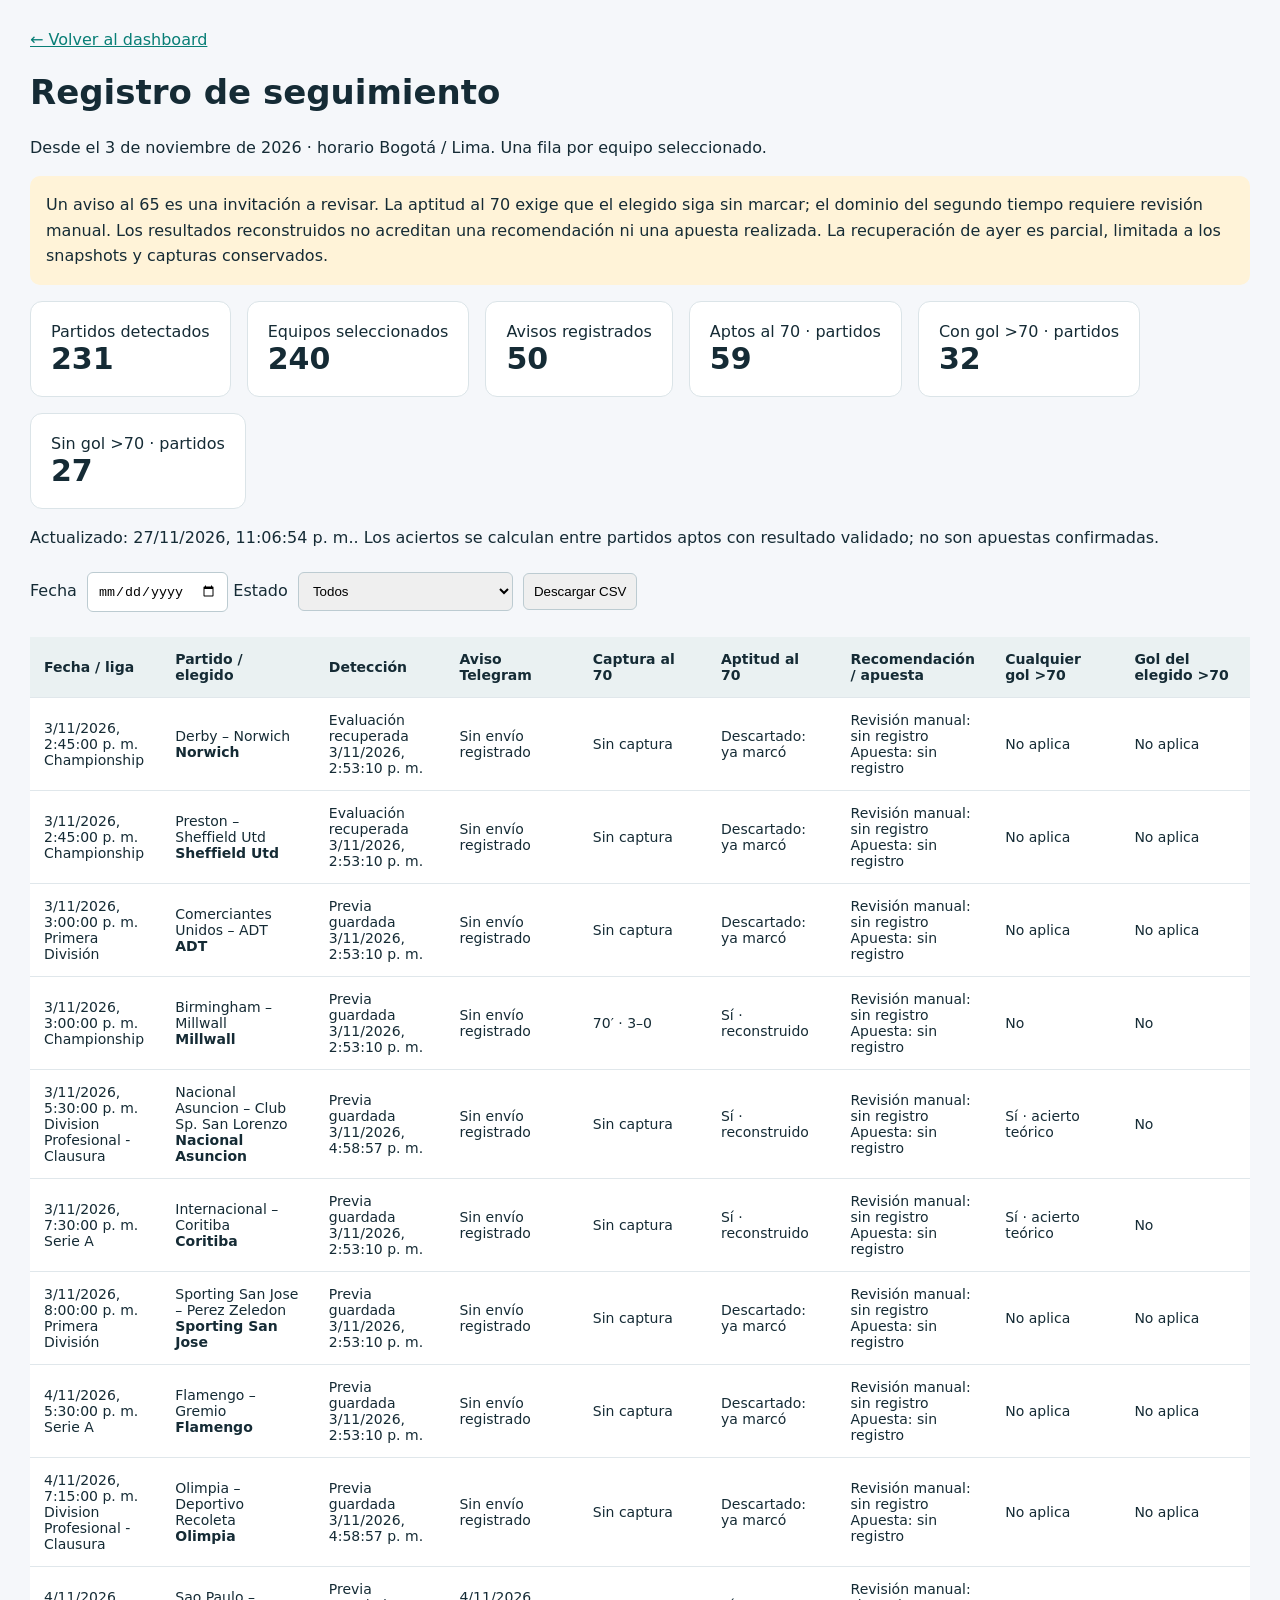
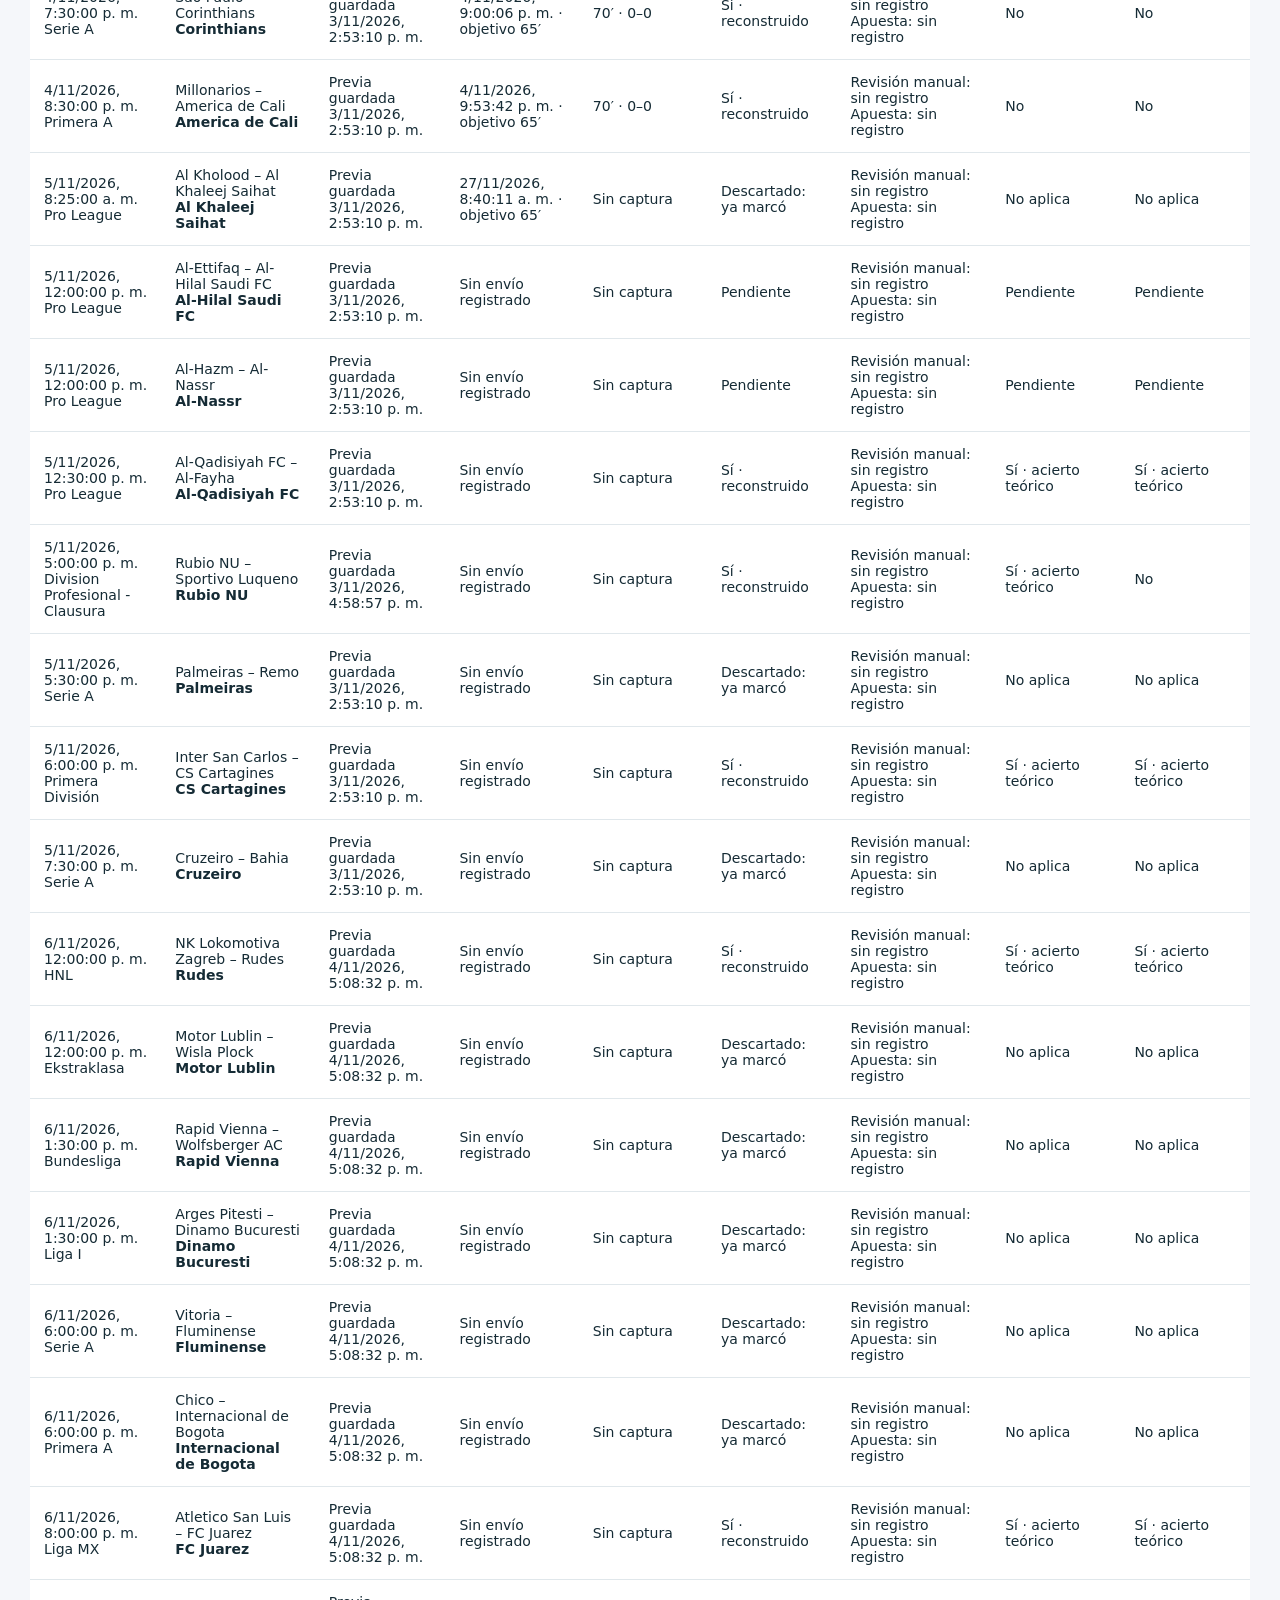
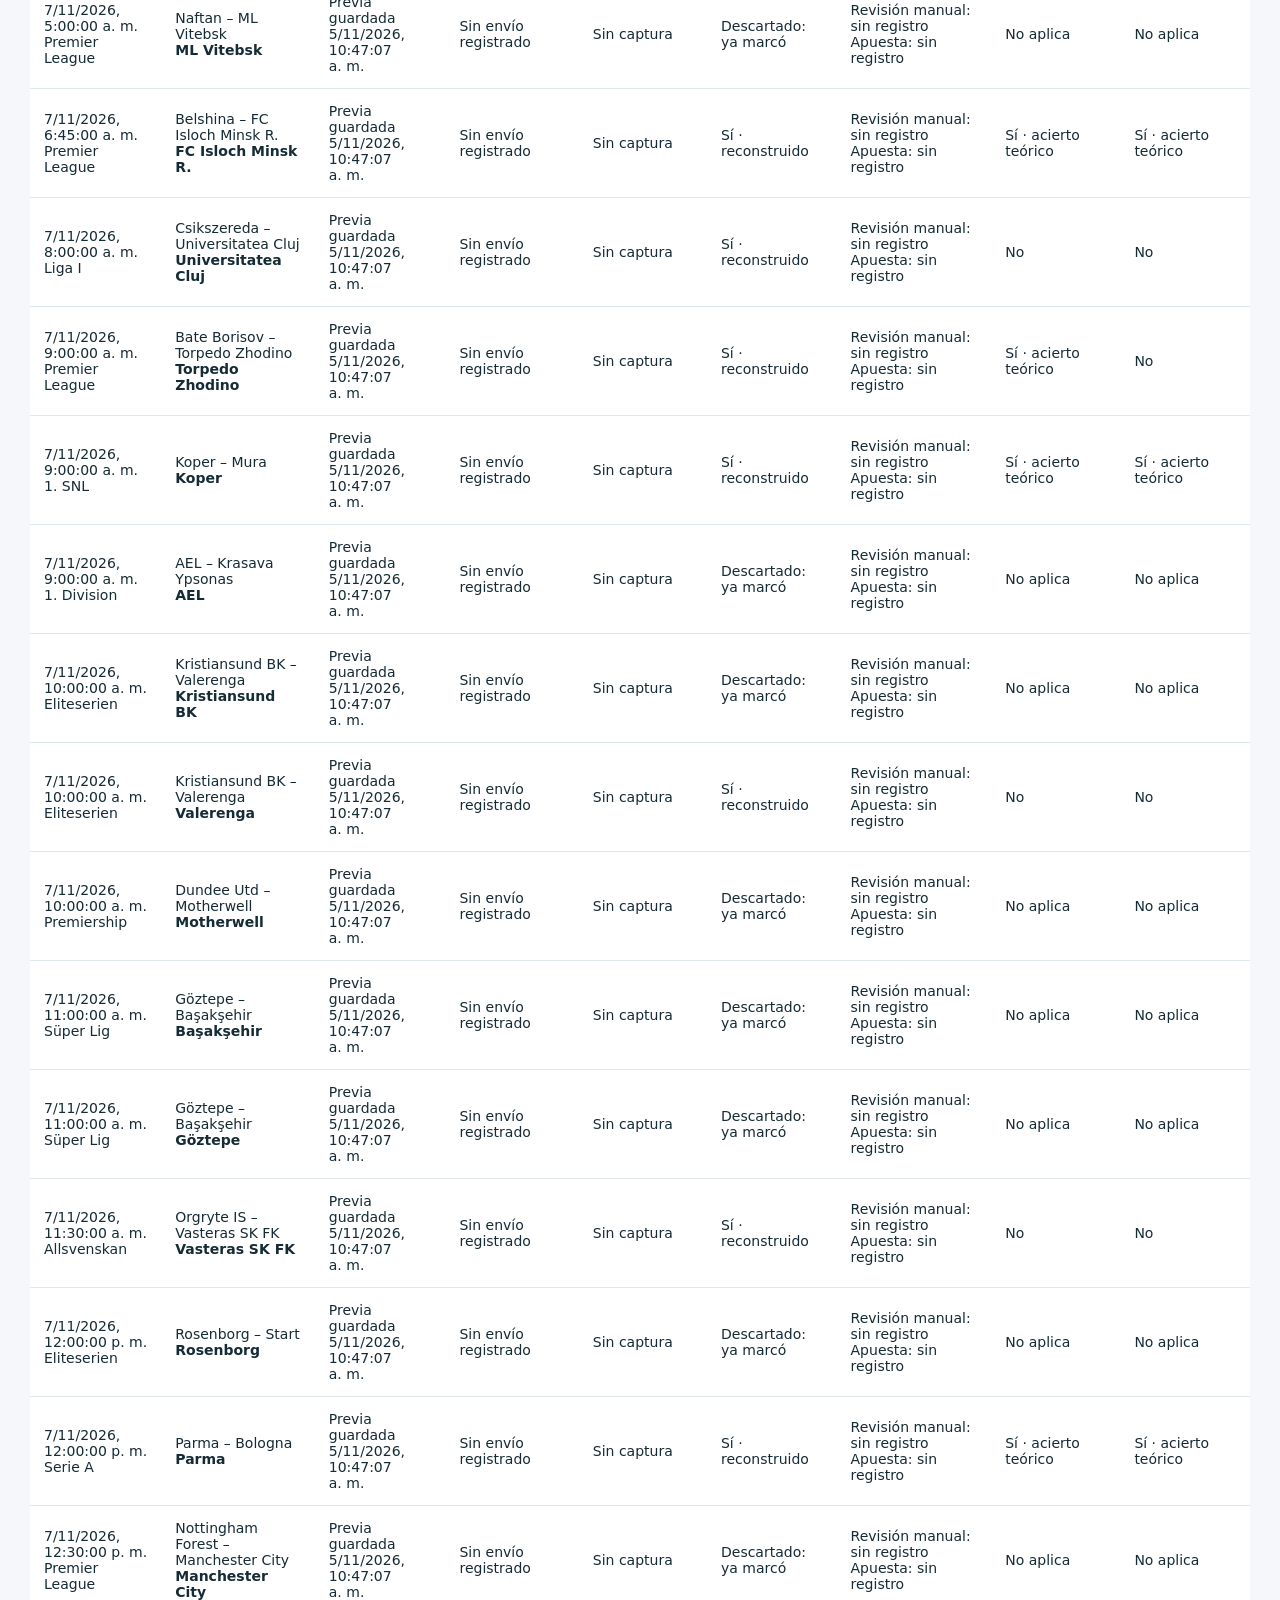
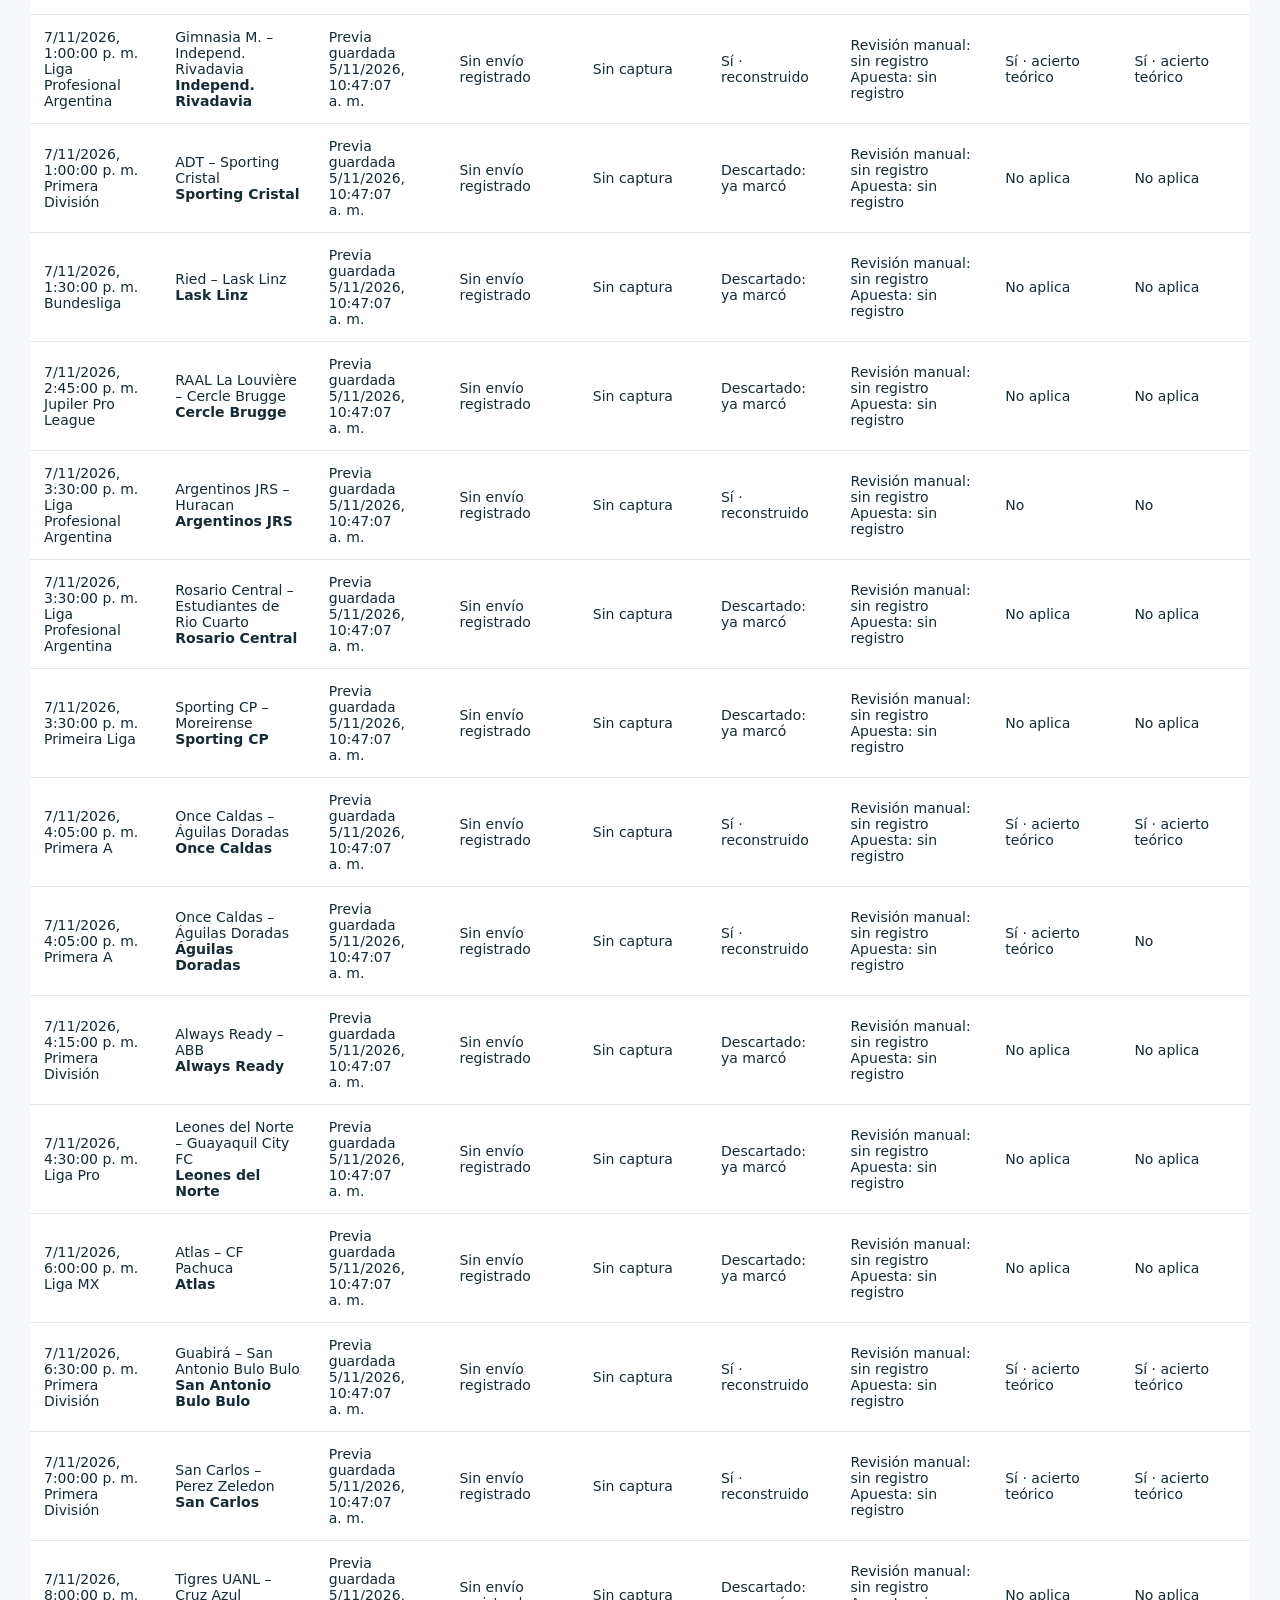
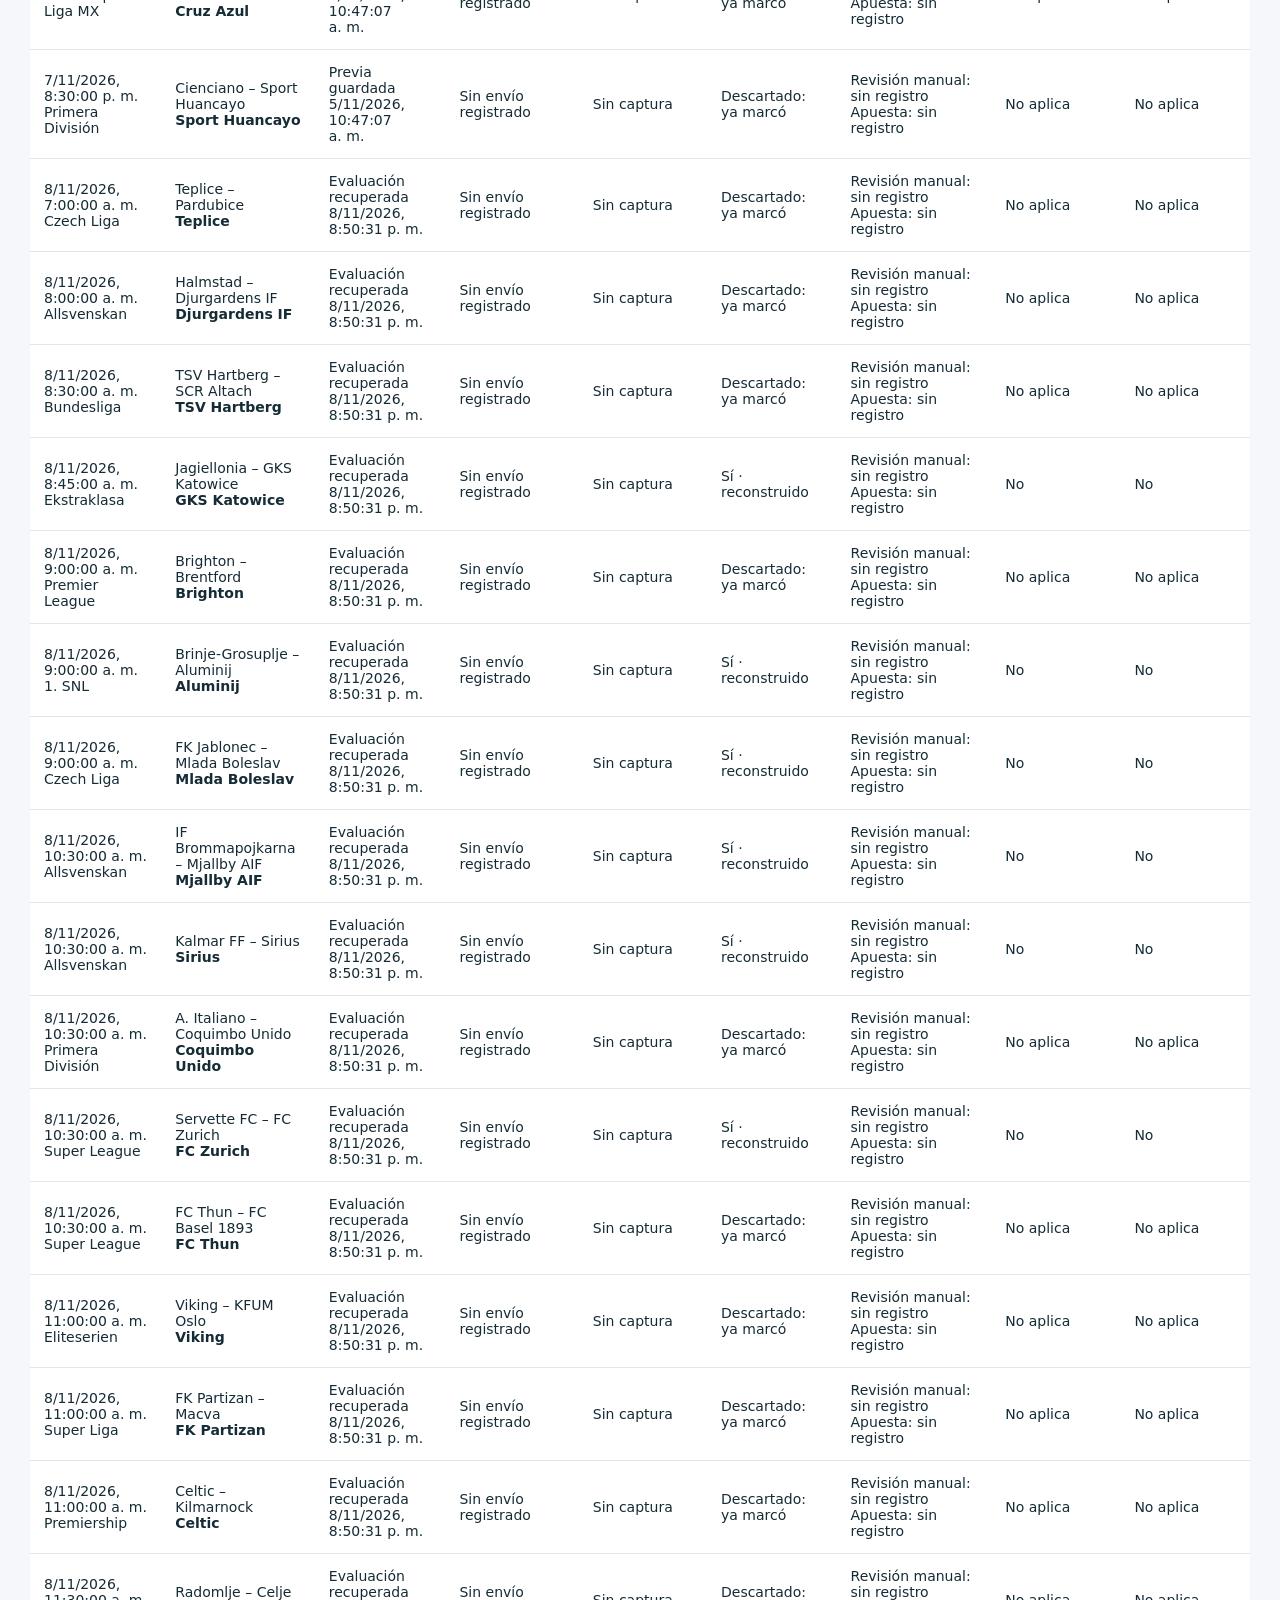
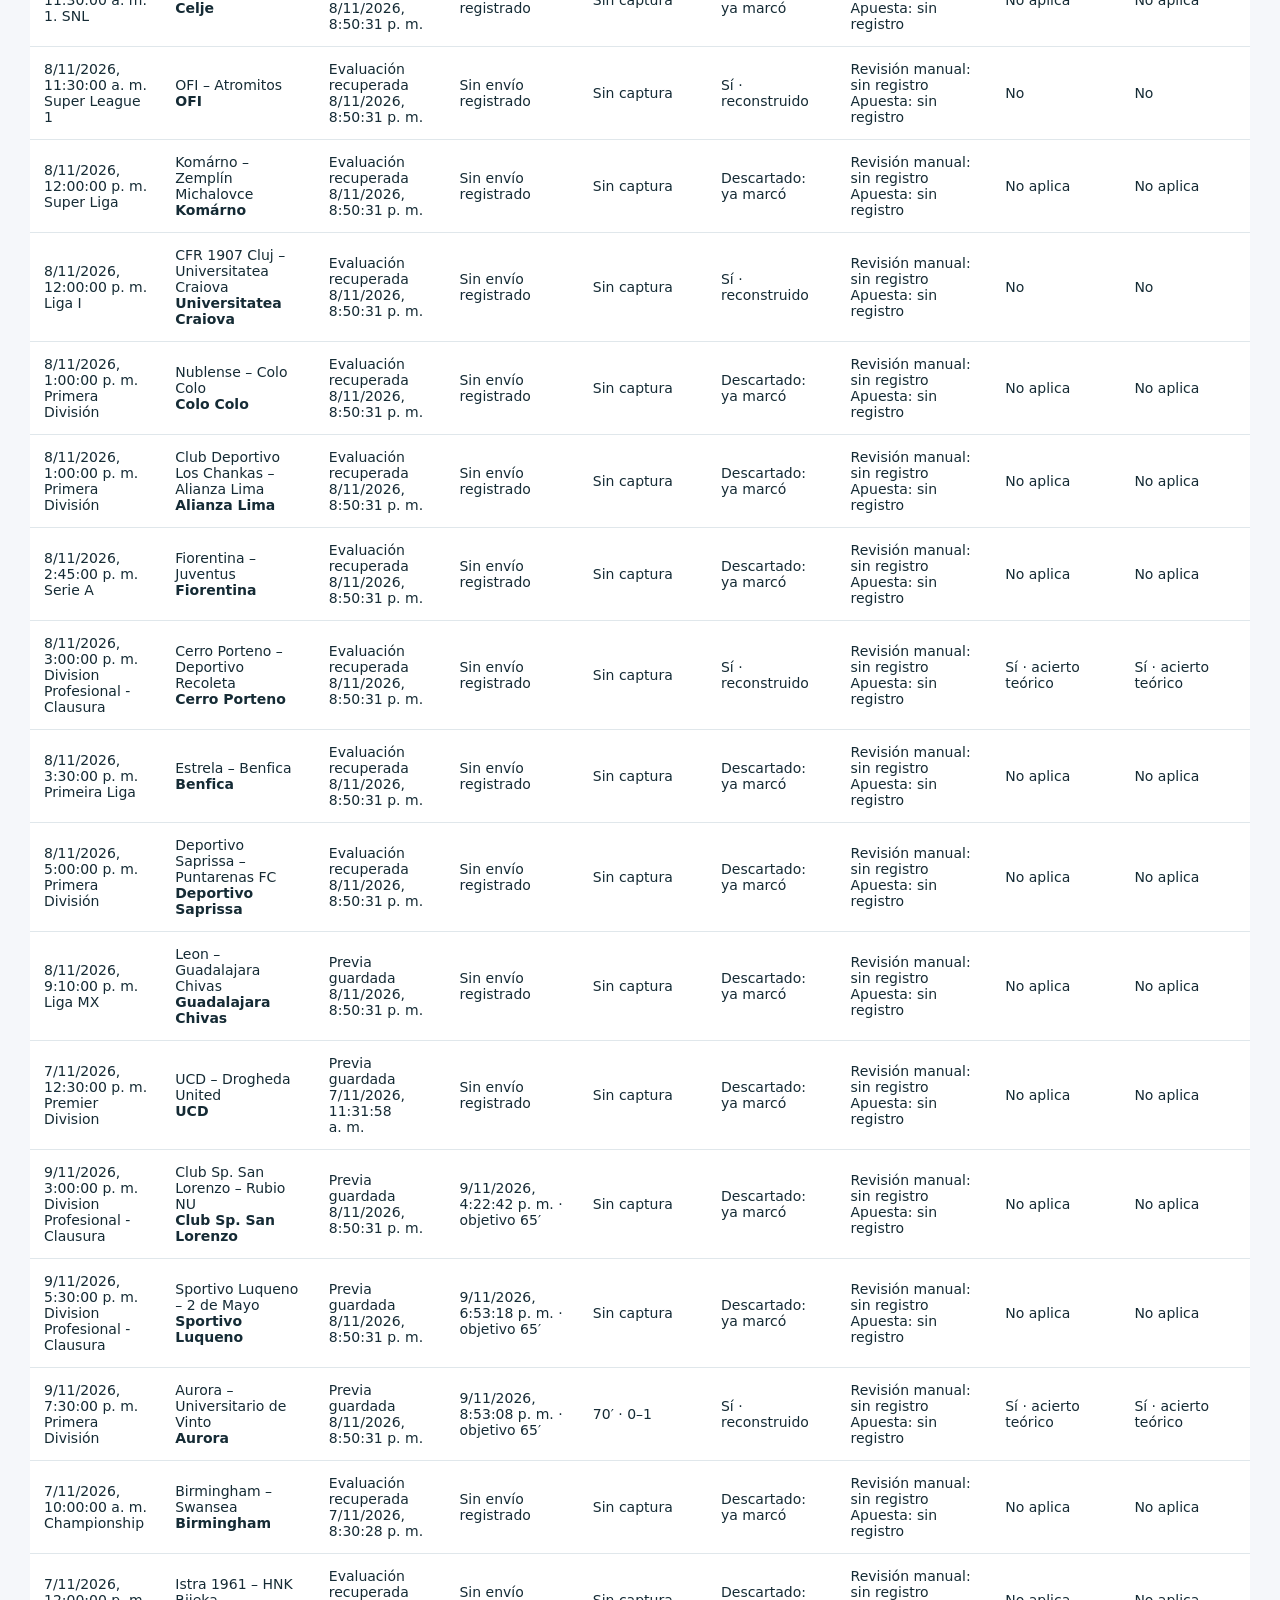
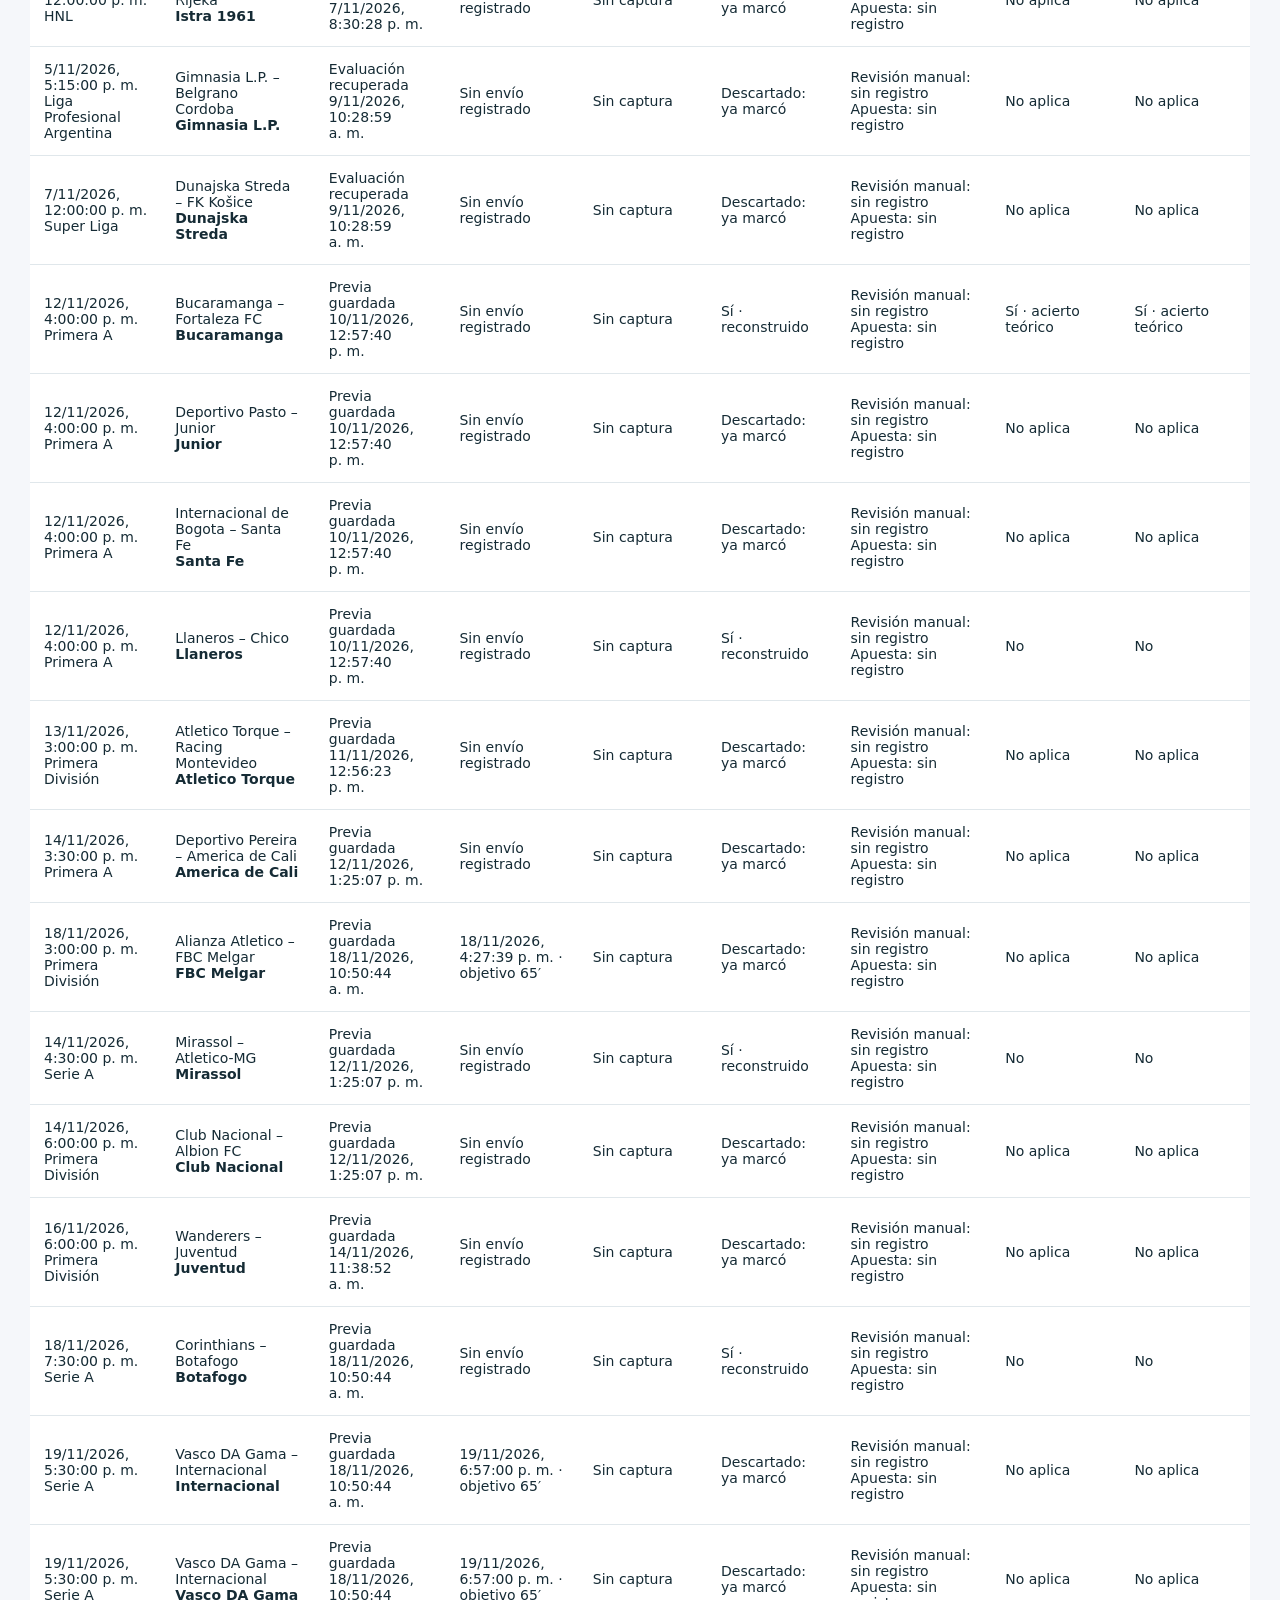
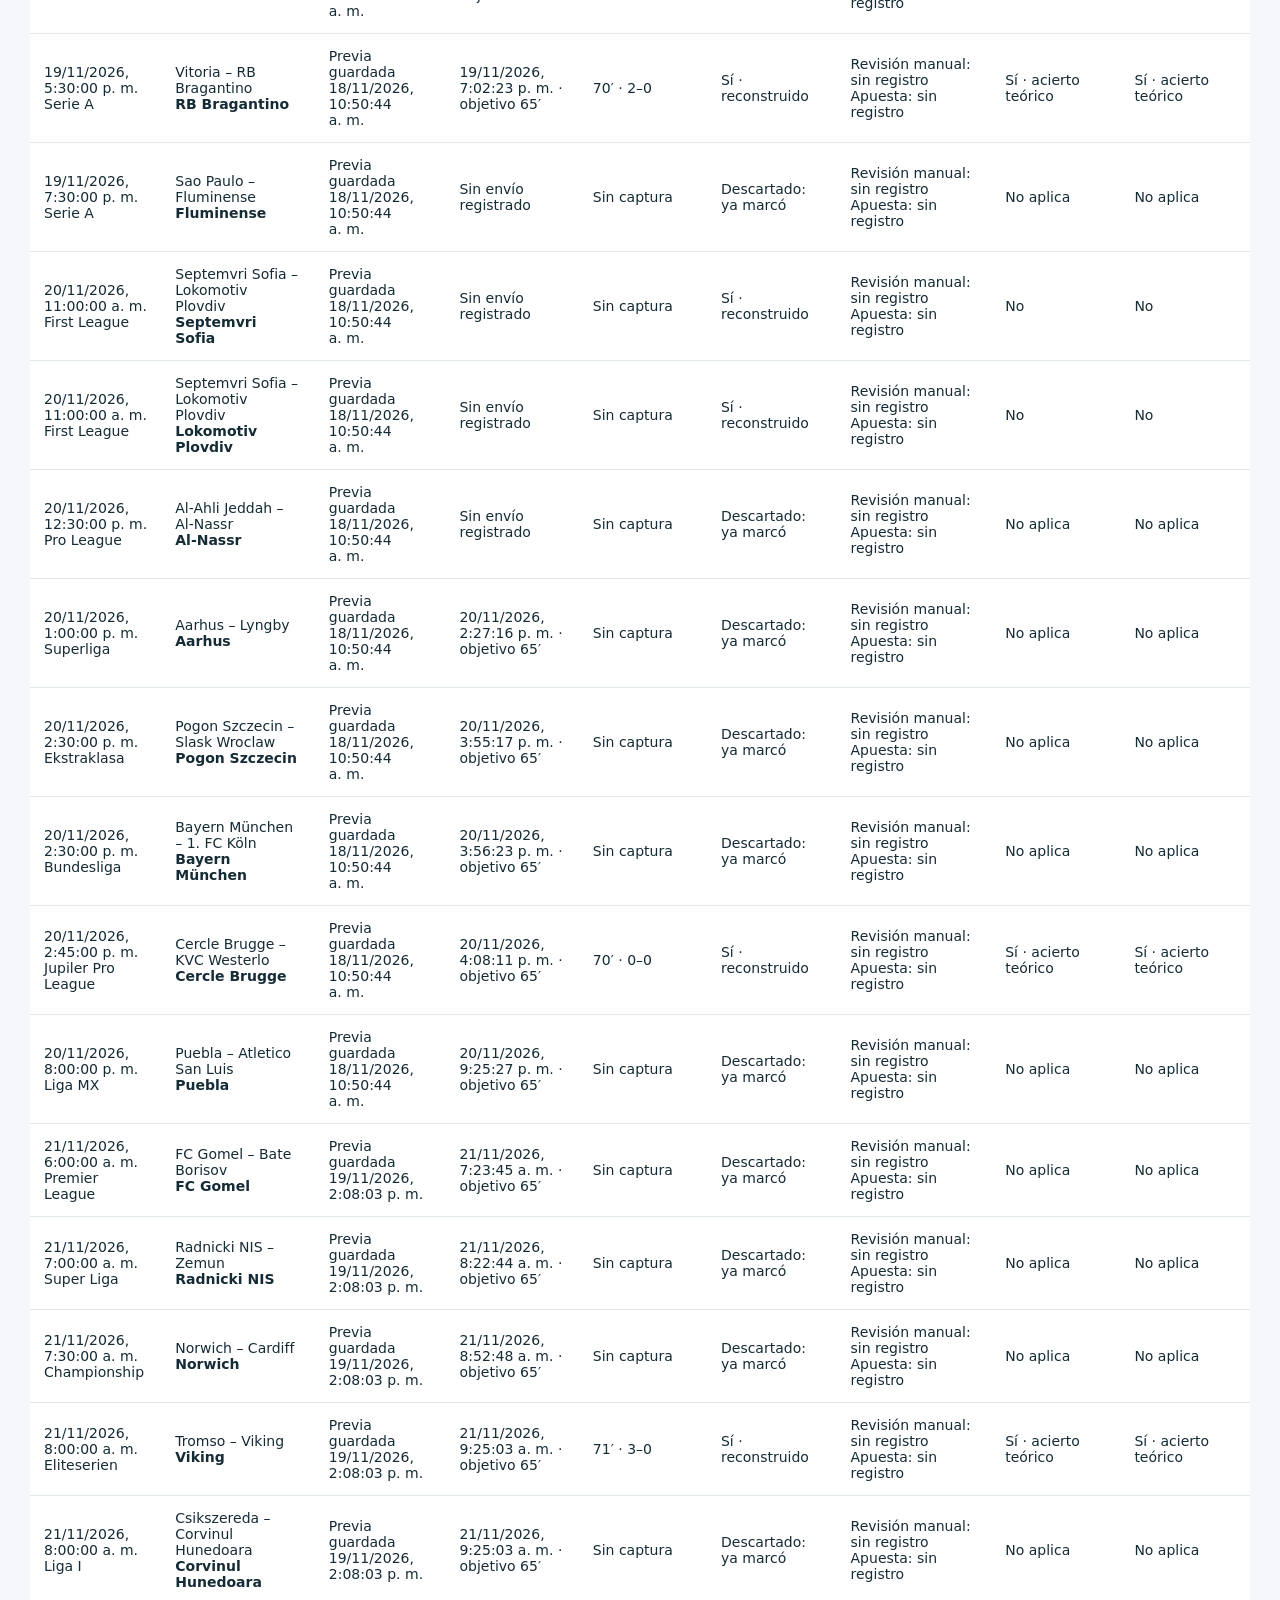
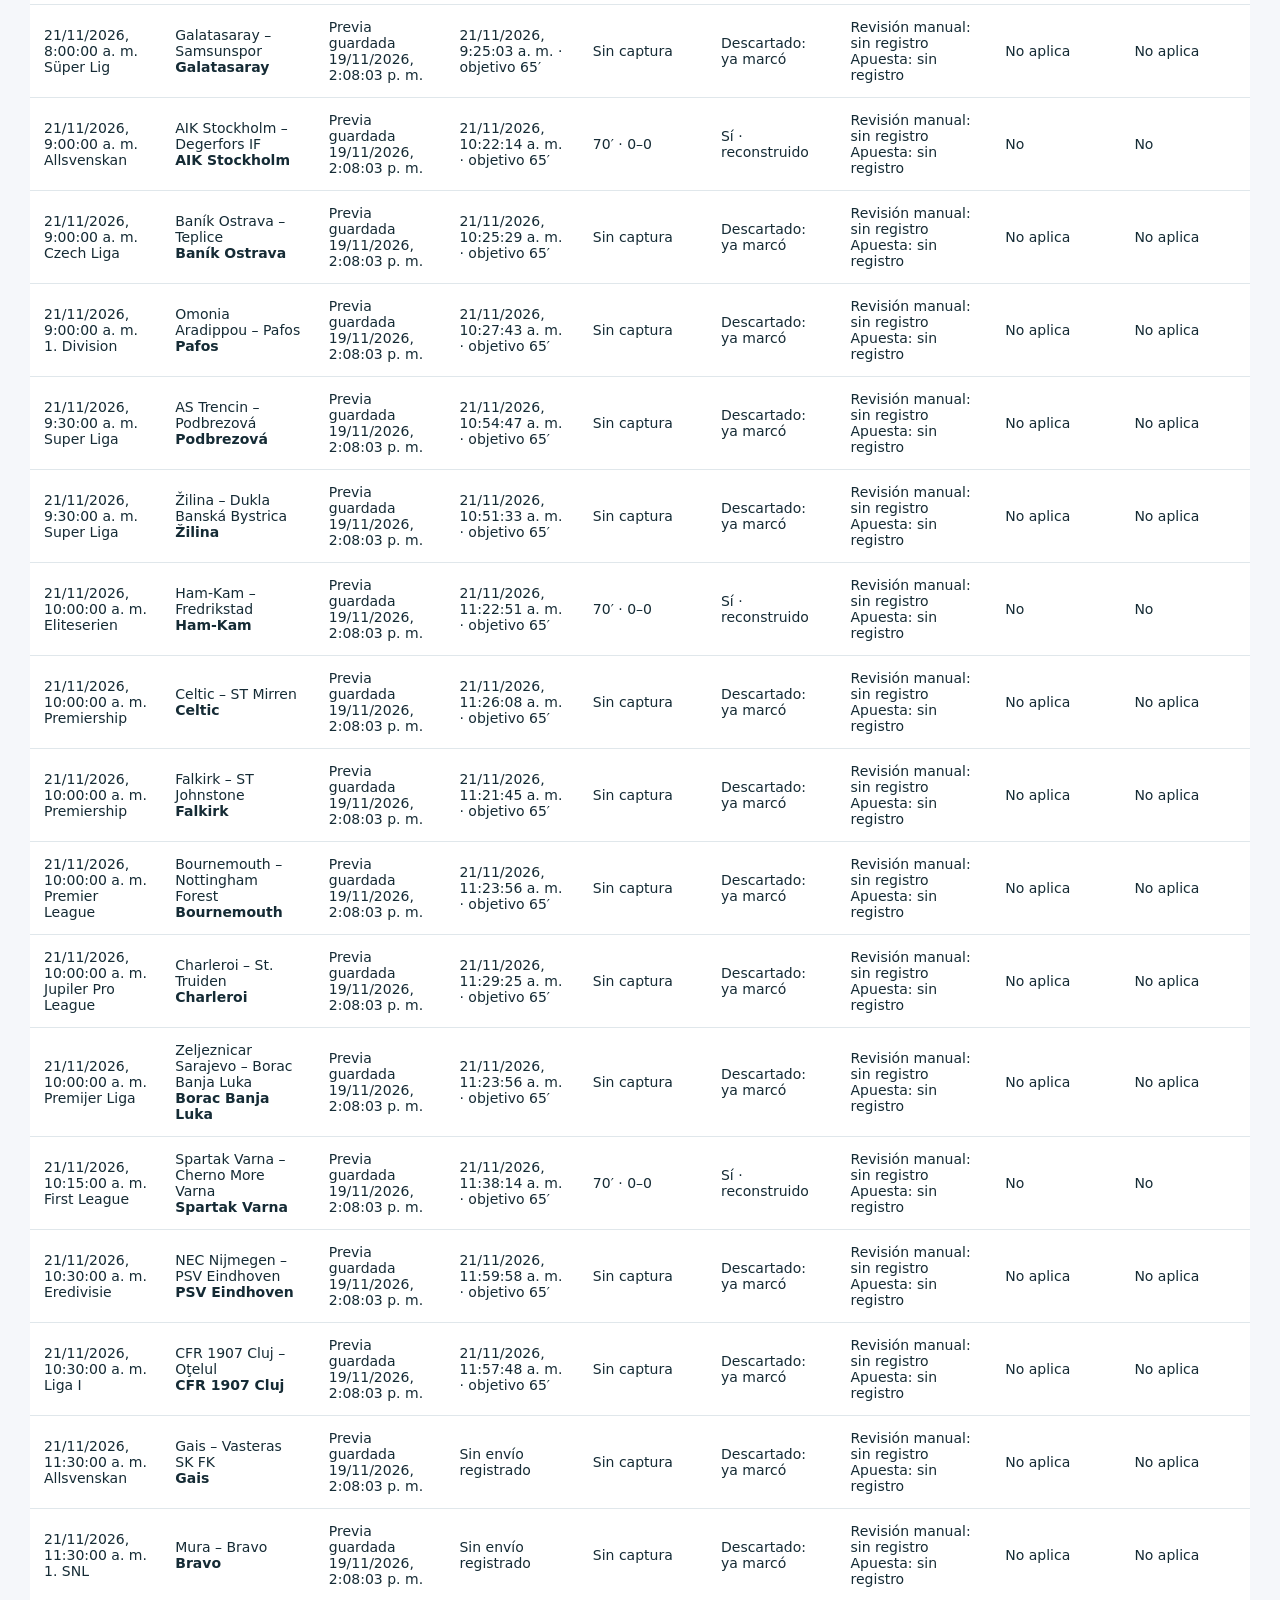
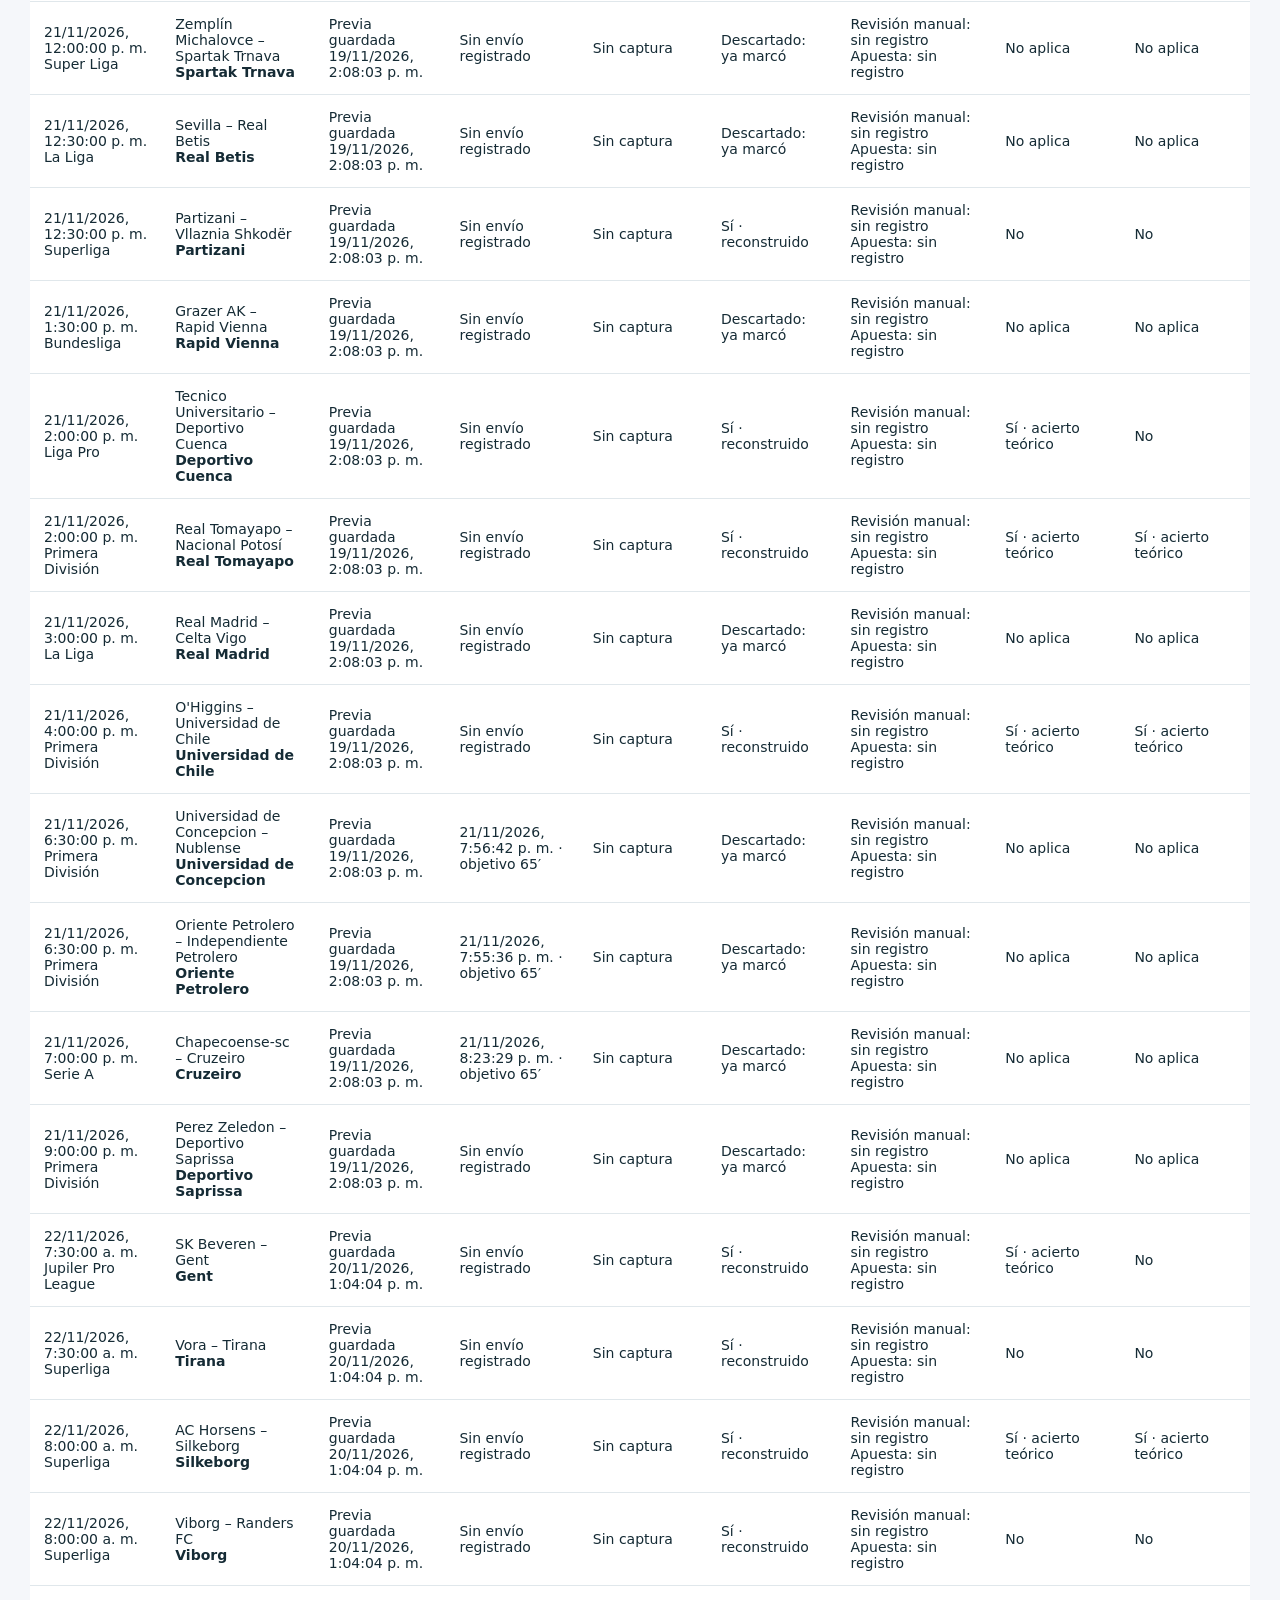
<file: history.html>
<!doctype html>
<html lang="es"><meta charset="utf-8"><meta name="viewport" content="width=device-width,initial-scale=1"><title>BM · Registro de seguimiento</title>
<style>body{font:16px system-ui;background:#f5f7fa;color:#152b35;margin:0;padding:30px}main{max-width:1400px;margin:auto}a{color:#087e76}h1{font-size:34px}.cards{display:flex;gap:16px;flex-wrap:wrap}.card{background:white;border:1px solid #dbe4e8;border-radius:12px;padding:20px;min-width:130px}.card strong{display:block;font-size:30px}.scroll{overflow:auto;background:white;margin-top:20px}table{border-collapse:collapse;width:100%;font-size:14px}td,th{text-align:left;padding:14px;border-bottom:1px solid #e0e7eb;min-width:100px}th{background:#eaf1f2}p{line-height:1.6}.note{background:#fff3d8;padding:16px;border-radius:10px}input,select,button{padding:10px;margin:5px;border:1px solid #bccbd1;border-radius:6px}</style>
<main><a href="./">← Volver al dashboard</a><h1>Registro de seguimiento</h1><p>Desde el 3 de noviembre de 2026 · horario Bogotá / Lima. Una fila por equipo seleccionado.</p><p class="note">Un aviso al 65 es una invitación a revisar. La aptitud al 70 exige que el elegido siga sin marcar; el dominio del segundo tiempo requiere revisión manual. Los resultados reconstruidos no acreditan una recomendación ni una apuesta realizada. La recuperación de ayer es parcial, limitada a los snapshots y capturas conservados.</p><div id="summary" class="cards"></div><p id="stamp"></p><label>Fecha <input type="date" id="date"></label><label>Estado <select id="filter"><option value="all">Todos</option><option value="notice">Aviso enviado</option><option value="entry">Sin gol al 70 (reconstruido)</option><option value="won">Cualquier gol después del 70</option><option value="lost">Sin gol después del 70</option></select></label><button id="csv">Descargar CSV</button><div class="scroll"><table><thead><tr><th>Fecha / liga</th><th>Partido / elegido</th><th>Detección</th><th>Aviso Telegram</th><th>Captura al 70</th><th>Aptitud al 70</th><th>Recomendación / apuesta</th><th>Cualquier gol &gt;70</th><th>Gol del elegido &gt;70</th></tr></thead><tbody id="rows"></tbody></table></div></main>
<script type="module">
const esc=v=>String(v??'—').replace(/[&<>"']/g,c=>({'&':'&amp;','<':'&lt;','>':'&gt;','"':'&quot;',"'":'&#39;'}[c]));
const date=v=>new Date(v).toLocaleString('es-PE',{timeZone:'America/Bogota'});
const day=v=>new Intl.DateTimeFormat('en-CA',{timeZone:'America/Bogota',year:'numeric',month:'2-digit',day:'2-digit'}).format(new Date(v));
let data=null;for(const url of ['https://raw.githubusercontent.com/ze-martin/app-bm/codex/live70/data/history.json','./data/history.json']){try{const r=await fetch(url+'?t='+Date.now());if(r.ok){const d=await r.json();if(Array.isArray(d.records)&&(!data||d.updatedAt>data.updatedAt))data=d}}catch{}}
let shown=[];
function render(){if(!data){document.querySelector('#stamp').textContent='Registro no disponible. No se interpretan datos ausentes como cero.';return}
const rows=data.records.filter(r=>(!document.querySelector('#date').value||day(r.kickoff)===document.querySelector('#date').value));
const entries=rows.filter(r=>r.result?.entry===true),wins=entries.filter(r=>r.result.anyGoalAfter70), unique=a=>new Set(a.map(r=>r.fixtureId)).size;
document.querySelector('#summary').innerHTML=[['Partidos detectados',unique(rows)],['Equipos seleccionados',rows.length],['Avisos registrados',rows.filter(r=>r.notice).length],['Aptos al 70 · partidos',unique(entries)],['Con gol >70 · partidos',unique(wins)],['Sin gol >70 · partidos',unique(entries.filter(r=>!r.result.anyGoalAfter70))]].map(([k,v])=>`<div class="card">${esc(k)}<strong>${v}</strong></div>`).join('');
document.querySelector('#stamp').textContent='Actualizado: '+date(data.updatedAt)+'. Los aciertos se calculan entre partidos aptos con resultado validado; no son apuestas confirmadas.';
const filter=document.querySelector('#filter').value;
shown=rows.filter(r=>filter==='all'||filter==='notice'&&r.notice||filter==='entry'&&r.result?.entry||filter==='won'&&r.result?.entry&&r.result.anyGoalAfter70||filter==='lost'&&r.result?.entry&&r.result.anyGoalAfter70===false);
const outcome=(r,k)=>!r.result||r.result.status!=='settled'?'Pendiente':!r.result.entry?'No aplica':r.result[k]?'Sí · acierto teórico':'No';
document.querySelector('#rows').innerHTML=shown.map(r=>`<tr><td>${esc(date(r.kickoff))}<br>${esc(r.league)}</td><td>${esc(r.home)} – ${esc(r.away)}<br><b>${esc(r.team)}</b></td><td>${r.pregameEvidence?'Previa guardada':'Evaluación recuperada'}<br>${esc(r.detectedAt?date(r.detectedAt):'Sin hora')}</td><td>${r.notice?esc(date(r.notice.sentAt))+' · objetivo '+esc(r.notice.targetMinute)+'′':'Sin envío registrado'}</td><td>${r.capture?esc(r.capture.minute)+'′ · '+esc(r.capture.goals.home)+'–'+esc(r.capture.goals.away):'Sin captura'}</td><td>${r.result?.status==='settled'?(r.result.entry?'Sí · reconstruido':'Descartado: ya marcó'):r.capture?'Observado sin gol · resultado pendiente':'Pendiente'}</td><td>Revisión manual: sin registro<br>Apuesta: sin registro</td><td>${outcome(r,'anyGoalAfter70')}</td><td>${outcome(r,'teamGoalAfter70')}</td></tr>`).join('')||'<tr><td colspan="9">No hay registros para este filtro.</td></tr>';
}
document.querySelector('#date').onchange=render;document.querySelector('#filter').onchange=render;
document.querySelector('#csv').onclick=()=>{const keys=['fixtureId','team','kickoff','league','pregameEvidence','detectedAt'];const lines=[['fixtureId','team','kickoff','league','pregameEvidence','detectedAt','noticeSentAt','captureMinute','entry70','anyGoalAfter70','teamGoalAfter70','manualRecommendation','placedBet'],...shown.map(r=>[...keys.map(k=>r[k]),r.notice?.sentAt,r.capture?.minute,r.result?.entry,r.result?.anyGoalAfter70,r.result?.teamGoalAfter70,'not_recorded','not_recorded'])];const blob=new Blob(['\ufeff'+lines.map(row=>row.map(v=>'"'+String(v??'').replaceAll('"','""')+'"').join(',')).join('\r\n')],{type:'text/csv;charset=utf-8'});const a=document.createElement('a');a.href=URL.createObjectURL(blob);a.download='BM-registro.csv';a.click();setTimeout(()=>URL.revokeObjectURL(a.href),1000)};render();
</script></html>
</file>
<file: styles.css>
@import url('https://fonts.googleapis.com/css2?family=DM+Sans:wght@400;500;600;700&family=Space+Grotesk:wght@400;500;600;700&display=swap');
.history-banner{display:flex;justify-content:space-between;align-items:center;gap:22px;background:#e8efdf;border:1px solid #d8e2cb;border-radius:10px;padding:22px;margin-bottom:30px}.history-banner h2{margin-top:9px}.history-banner a{color:#345a32;white-space:nowrap;font-size:12px}@media(max-width:650px){.history-banner{display:block}.history-banner a{display:inline-block;margin-top:14px}}
.catalog-audit{padding:0 26px 22px;font-size:11px;color:#6e825f}
.metric-guide{padding:0 26px 18px;color:#657b57;font-size:11px;line-height:1.8}.metric-guide li{margin:9px 0}.live70-warning{background:#fff1d8;border-left:3px solid #ce9943;padding:12px;font-size:11px;color:#896322}
.live70-panel{margin-top:30px}.live70-capture{padding:22px 26px;border-top:1px solid #e3e9de}.live70-table-wrap{overflow-x:auto;margin-top:12px}.live70-table{width:100%;border-collapse:collapse;font-size:11px;min-width:440px}.live70-table caption{text-align:left;font-size:10px;color:#77866e;padding:10px 0}.live70-table th,.live70-table td{padding:10px;border:1px solid #e2e8db;text-align:center}.live70-table th{background:#f0f5e9;font-weight:500}.live70-note{font-size:10px;line-height:1.7;color:#7a8972;padding:10px 0}#live70-captures>.live70-note{padding:0 26px 24px}
.dashboard-section{scroll-margin-top:20px;margin:0 0 30px}.dashboard-section>.panel-head{padding:5px 0 22px}.insight-grid{display:grid;grid-template-columns:repeat(3,1fr);gap:14px}.insight-card{background:white;border:1px solid #e1e7de;border-radius:10px;padding:21px}.insight-card>span{font-size:12px;color:#75836d}.insight-card strong{display:block;font:500 34px 'Space Grotesk';margin:12px 0}.insight-card .small-value{font-size:23px}.insight-card p{font-size:11px}.analysis-grid{display:grid;grid-template-columns:repeat(3,1fr);gap:14px;margin-top:14px}h3{font:500 16px 'Space Grotesk';margin:0 0 10px}.metric-row{margin-top:16px}.metric-row>div:first-child{display:flex;justify-content:space-between;gap:10px;font-size:10px;color:#71816b}.metric-row b{color:#324b2f}.bar-track{height:6px;background:#edf1e8;border-radius:5px;margin-top:7px}.bar-track i{display:block;height:100%;background:#98b66c;border-radius:5px}.agenda-header{margin:27px 0 16px}.agenda-header p{font-size:11px}.agenda-list{display:grid;grid-template-columns:1fr 1fr;gap:10px}.agenda-list article{display:flex;justify-content:space-between;gap:15px;padding:15px;background:white;border:1px solid #e1e7de;border-radius:7px;font-size:11px}.agenda-list article>div{display:grid;gap:5px}.agenda-list span{font-size:10px;color:#809078}.telegram-panel{margin-top:20px;background:#e7efe0;border:1px solid #d6e2cc;border-radius:10px;padding:22px;display:flex;align-items:center;gap:20px}.telegram-panel p{font-size:11px;color:#6c7e61}.setup-link{padding:12px;background:#244938;color:white;text-decoration:none;border-radius:6px;font-size:11px;white-space:nowrap}@media(max-width:1000px){.analysis-grid{grid-template-columns:1fr}.agenda-list{grid-template-columns:1fr}}@media(max-width:650px){.insight-grid{grid-template-columns:1fr}.telegram-panel{align-items:flex-start;flex-direction:column}}
.leagues-panel{margin-top:30px;scroll-margin-top:20px}.league-catalog{display:grid;grid-template-columns:repeat(auto-fit,minmax(180px,1fr));gap:12px;padding:0 26px 26px}.league-item{display:grid;gap:6px;border:1px solid #e1e8dc;border-radius:7px;padding:14px;align-content:start}.league-item b{font-size:12px;font-weight:500}.league-item span{font-size:10px;color:#7c8877}.league-item small{font-size:8px;letter-spacing:.5px;color:#587436}#league-total{color:#7d9464;font-size:16px}
.rank-check{display:grid;gap:5px;margin:14px 0;color:#71816e;font-size:11px;line-height:1.7}.rank-check a{color:#416b38}.rank-check ol{padding-left:20px}.rank-check summary{font-size:11px}
.goal-rule{display:grid;gap:5px;background:#f5f8ee;border-left:3px solid #a0b966;padding:12px 14px;margin:12px 0;font-size:11px;line-height:1.6}.goal-rule b{color:#406036}.goal-rule span{color:#697760}
:root{font-family:'DM Sans',sans-serif;color:#182b29;background:#f4f6f5;font-synthesis:none}*{box-sizing:border-box}body{margin:0}aside{width:220px;background:#102d29;position:fixed;inset:0 auto 0 0;color:#c4d5cf;padding:38px 22px}.brand{font:700 42px 'Space Grotesk',sans-serif;color:#d9f47a;text-decoration:none;display:block;padding:0 16px 50px}.brand span{display:block;font:10px 'DM Sans';letter-spacing:2px;color:#a2b9b0;margin-top:6px}.nav{display:block;padding:15px 12px;font-size:13px;color:#adc1b9;text-decoration:none;border-radius:8px;margin-bottom:8px}.active{background:#29443c;color:#e9f4e8}.aside-bottom{position:absolute;bottom:30px;font-size:10px;letter-spacing:1px;line-height:2}.aside-bottom span{font-size:10px;letter-spacing:0;color:#93aaa1}main{margin-left:220px;padding:0 48px;max-width:1700px}header{height:76px;border-bottom:1px solid #dde3df;display:flex;justify-content:space-between;align-items:center;font-size:10px;letter-spacing:1px;color:#74827c}.hero{display:flex;justify-content:space-between;align-items:center;padding:42px 0 32px}.eyebrow{font-size:10px;font-weight:700;letter-spacing:1.7px;color:#5c786c}h1{font:500 clamp(30px,3.6vw,52px) 'Space Grotesk';letter-spacing:-2px;margin:12px 0}h1 span{color:#739d32}p{color:#79857f;font-size:13px;line-height:1.8;margin:0}.live-label{font-size:9px;letter-spacing:1px;background:#e7ece6;padding:11px;border-radius:5px;white-space:nowrap}.live-label i{display:inline-block;background:#729f38;width:6px;height:6px;border-radius:50%;margin-right:5px}.stats{display:grid;grid-template-columns:repeat(4,1fr);gap:16px;margin-bottom:30px}.stats article{background:white;border:1px solid #e2e7e2;padding:22px;border-radius:10px}.stats span,.stats small{display:block;font-size:12px;color:#75837c}.stats strong{font:500 38px 'Space Grotesk';display:block;margin:12px 0}.stats small{font-size:10px}.stats .highlight{background:#eaf2d9;border-color:#d9e6bd}.panel{border:1px solid #e0e6e1;border-radius:12px;background:white;overflow:hidden}.panel-head{display:flex;justify-content:space-between;align-items:center;padding:26px}h2{font:500 21px 'Space Grotesk';margin:0 0 6px}button,select,input{font:12px 'DM Sans';color:inherit}button{cursor:pointer;background:white;border:1px solid #dce3dd;border-radius:6px;padding:10px 14px}button:hover{background:#eef3e8}button:focus-visible,input:focus-visible,select:focus-visible{outline:2px solid #739d32;outline-offset:3px}.filters{display:flex;gap:10px;padding:0 26px 22px}.search{display:flex;align-items:center;gap:9px;flex:1;border:1px solid #e0e5df;border-radius:6px;padding:0 12px}.search input{border:0;width:100%;min-width:80px;outline:0}select,input[type=date]{background:white;border:1px solid #e0e5df;border-radius:6px;padding:10px}.tabs{display:flex;gap:20px;padding:0 26px;border-bottom:1px solid #e6eae5}.tabs button{border:0;border-radius:0;padding:13px 0;color:#869087;background:none}.tabs .selected{border-bottom:2px solid #315c42;color:#244c38}.tabs b{background:#e7efd9;padding:2px 6px;border-radius:4px;margin-left:5px}.match{padding:22px 26px;border-bottom:1px solid #e9ede8}.match-top{display:flex;justify-content:space-between;gap:12px;align-items:center}.league-name{font-size:10px;color:#859086;margin-bottom:7px}.teams{font:500 17px 'Space Grotesk'}.tag{background:#edf4dc;color:#476829;padding:6px 10px;border-radius:5px;font-size:10px;white-space:nowrap}.tag.excluded{background:#f4ece8;color:#93644d}.tag.pending{background:#fff5da;color:#8c7226}.pick{font-size:12px;margin:12px 0;color:#46604c}.evidence{display:flex;flex-wrap:wrap;gap:8px;font-size:10px;color:#728078}.evidence span{border:1px solid #e7ebe5;border-radius:4px;padding:6px 8px}details{font-size:11px;color:#63736a;margin-top:12px}summary{cursor:pointer}details p{margin-top:8px;font-size:11px}.empty{padding:54px 25px;text-align:center;color:#849087}.empty b{display:block;font:500 20px 'Space Grotesk';color:#445a4a;margin-bottom:10px}.footnote{padding:16px 26px;background:#fafbf8;color:#8a938a;font-size:10px}.method{display:grid;grid-template-columns:1fr 1.5fr;gap:40px;padding:42px 0}.method h2{margin-top:14px}.method ol{list-style:none;counter-reset:steps;padding:0;margin:0;display:grid;grid-template-columns:1fr 1fr;gap:22px}.method li{counter-increment:steps;position:relative;padding-left:32px}.method li:before{content:'0' counter(steps);position:absolute;left:0;color:#8d9d78;font:12px 'Space Grotesk'}.method b,.method span{display:block;font-size:11px}.method span{color:#859083;line-height:1.7;margin-top:6px}footer{border-top:1px solid #dde4dc;padding:22px 0;display:flex;justify-content:space-between;font-size:9px;letter-spacing:1px;color:#80907e}#notice:not(:empty){background:#fff3dc;color:#806637;padding:14px 18px;margin-bottom:22px;border-radius:7px;font-size:12px}@media(max-width:1050px){aside{width:170px;padding:30px 12px}main{margin-left:170px;padding:0 25px}.hero{display:block}.live-label{display:inline-block;margin-top:15px}.stats{gap:8px}.stats article{padding:15px}.filters{flex-wrap:wrap}.search{flex-basis:100%}}@media(max-width:650px){aside{position:static;width:100%;padding:12px 20px;display:flex;align-items:center;justify-content:space-between}.brand{padding:0;font-size:28px}.brand span{font-size:8px}.nav{margin:0;font-size:11px}.nav:not(.active),.aside-bottom{display:none}main{margin:0;padding:0 18px}header{font-size:8px;height:55px;letter-spacing:0}.hero{padding:28px 0}h1{letter-spacing:-1px}.stats{grid-template-columns:1fr 1fr}.stats strong{font-size:30px}.panel-head{padding:20px;gap:10px}.panel-head h2{font-size:18px}.filters{padding:0 20px 16px}.filters select{max-width:100%}.tabs{padding:0 15px;gap:14px}.tabs button{font-size:10px}.match{padding:20px}.teams{font-size:15px}.method{grid-template-columns:1fr;gap:25px}.method ol{gap:20px}footer{gap:20px;line-height:1.8}}
</file>
